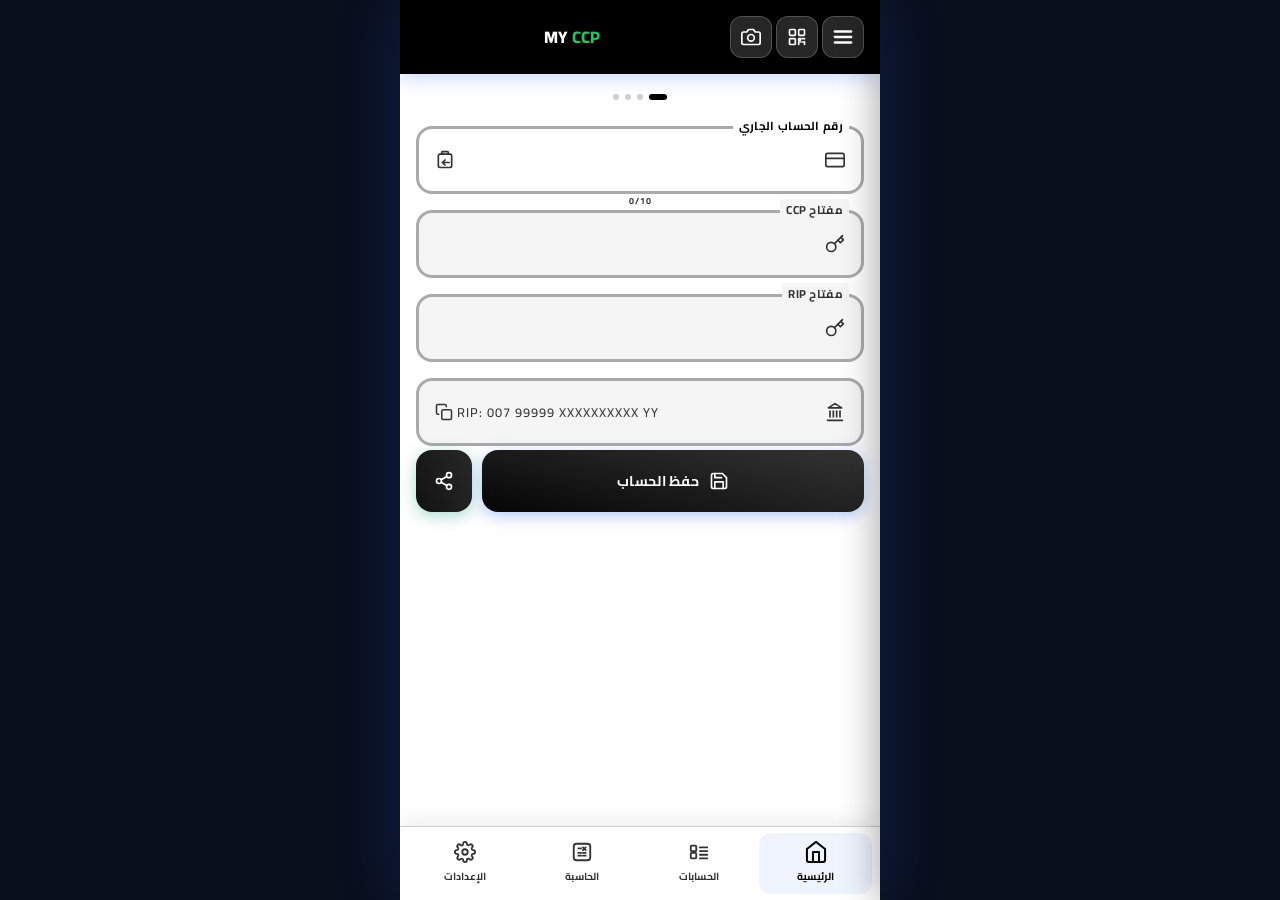
<file: index.html>
<!DOCTYPE html>
<html lang="ar" dir="rtl">
<head>
  <meta charset="UTF-8"/>
  <meta name="viewport" content="width=device-width, initial-scale=1.0, maximum-scale=1.0, user-scalable=no"/>
  <title>MY CCP</title>
  <meta name="description" content="تحويل CCP إلى RIP بسهولة"/>
  <meta name="theme-color" content="#1e3a8a"/>
  <link rel="manifest" href="manifest.json"/>
  <link rel="icon" type="image/x-icon" href="favicon.ico"/>
  <link rel="icon" type="image/png" sizes="192x192" href="icons/icon-192.png"/>
  <link rel="apple-touch-icon" href="icons/icon-192.png"/>
  <link rel="preconnect" href="https://fonts.googleapis.com"/>
  <link rel="preconnect" href="https://fonts.gstatic.com" crossorigin/>
  <link href="https://fonts.googleapis.com/css2?family=Cairo:wght@400;500;600;700;800&display=swap" rel="stylesheet"/>
  <link rel="stylesheet" href="css/main.css"/>
</head>
<body>
<div id="app-wrapper">
<div id="app">

  <header class="header">
    <div class="header-title"><span style="color:#ffffff;">MY </span><span style="color:#22c55e;">CCP</span></div>
    <div class="header-icons">
      <!-- OCR Camera Button -->
      <button class="header-btn" id="ocrBtn" onclick="openOCRScanner()" aria-label="OCR camera" title="قراءة شيك CCP بالكاميرا">
        <svg width="20" height="20" viewBox="0 0 24 24" fill="none" stroke="currentColor" stroke-width="2" stroke-linecap="round" stroke-linejoin="round">
          <path d="M23 19a2 2 0 0 1-2 2H3a2 2 0 0 1-2-2V8a2 2 0 0 1 2-2h4l2-3h6l2 3h4a2 2 0 0 1 2 2z"/>
          <circle cx="12" cy="13" r="4"/>
        </svg>
      </button>
      <!-- QR Code Button -->
      <button class="header-btn" id="qrBtn" onclick="openQRScanner()" aria-label="QR scanner" title="مسح QR Code">
        <svg width="20" height="20" viewBox="0 0 24 24" fill="none" stroke="currentColor" stroke-width="2" stroke-linecap="round" stroke-linejoin="round">
          <rect x="3" y="3" width="7" height="7" rx="1"/><rect x="14" y="3" width="7" height="7" rx="1"/>
          <rect x="3" y="14" width="7" height="7" rx="1"/>
          <path d="M14 14h2v2h-2z"/><path d="M18 14h3"/><path d="M14 18h2"/><path d="M18 18h3"/><path d="M14 21v-3"/><path d="M21 18v3"/>
        </svg>
      </button>
      <button class="header-btn" id="menuBtn" onclick="openSidebar()" aria-label="menu">
        <svg width="22" height="22" viewBox="0 0 24 24" fill="none" stroke="currentColor" stroke-width="2.5" stroke-linecap="round" stroke-linejoin="round">
          <line x1="3" y1="6" x2="21" y2="6"/><line x1="3" y1="12" x2="21" y2="12"/><line x1="3" y1="18" x2="21" y2="18"/>
        </svg>
      </button>
    </div>
  </header>

  <main class="main-content">
    <div class="animate-in" style="display:flex;flex-direction:column;gap:0;">

      <!-- Step dots -->
      <div class="step-dots" id="stepDots">
        <div class="step-dot active" id="dot1"></div>
        <div class="step-dot" id="dot2"></div>
        <div class="step-dot" id="dot3"></div>
        <div class="step-dot" id="dot4"></div>
      </div>

      <!-- Account Number -->
      <div class="input-group" id="groupCCP" style="margin-top:16px;">
        <span class="input-label" data-i18n="account_number">رقم الحساب الجاري</span>
        <span class="input-icon">
          <svg width="20" height="20" viewBox="0 0 24 24" fill="none" stroke="currentColor" stroke-width="2" stroke-linecap="round" stroke-linejoin="round">
            <rect x="1" y="4" width="22" height="16" rx="2" ry="2"/><line x1="1" y1="10" x2="23" y2="10"/>
          </svg>
        </span>
        <input type="tel" id="ccpInput" inputmode="numeric" maxlength="10" autocomplete="off"/>
        <span class="digit-counter" id="digitCounter">0/10</span>
        <!-- Paste button -->
        <span class="input-icon" id="pasteAccBtn" onclick="pasteAccountNumber()" style="cursor:pointer;" title="لصق رقم الحساب">
          <svg width="20" height="20" viewBox="0 0 24 24" fill="none" stroke="currentColor" stroke-width="2" stroke-linecap="round" stroke-linejoin="round">
            <path d="M9 2h6a1 1 0 0 1 1 1v2H8V3a1 1 0 0 1 1-1z"/>
            <path d="M8 5H6a2 2 0 0 0-2 2v12a2 2 0 0 0 2 2h12a2 2 0 0 0 2-2V7a2 2 0 0 0-2-2h-2"/>
            <line x1="8" y1="5" x2="10" y2="5"/>
            <path d="M12 12l-3 3 3 3"/>
            <line x1="9" y1="15" x2="17" y2="15"/>
          </svg>
        </span>
        <!-- Right icon: copy account number -->
        <span class="input-icon" id="copyAccBtn" onclick="copyAccountNumber()" style="cursor:pointer;display:none;" title="نسخ رقم الحساب">
          <svg width="18" height="18" viewBox="0 0 24 24" fill="none" stroke="currentColor" stroke-width="2" stroke-linecap="round" stroke-linejoin="round">
            <rect x="9" y="9" width="13" height="13" rx="2"/><path d="M5 15H4a2 2 0 0 1-2-2V4a2 2 0 0 1 2-2h9a2 2 0 0 1 2 2v1"/>
          </svg>
        </span>
      </div>

      <!-- CCP Key -->
      <div class="input-group readonly">
        <span class="input-label" data-i18n="ccp_key">مفتاح CCP</span>
        <span class="input-icon">
          <svg width="20" height="20" viewBox="0 0 24 24" fill="none" stroke="currentColor" stroke-width="2" stroke-linecap="round" stroke-linejoin="round">
            <circle cx="7.5" cy="15.5" r="5.5"/><path d="M21 2l-9.6 9.6"/><path d="M15.5 7.5l3 3L22 7l-3-3"/>
          </svg>
        </span>
        <input type="text" id="ccpKeyInput" inputmode="numeric" readonly/>
        <span id="ccpKeyBadge" style="display:none;"></span>
      </div>

      <!-- RIP Key -->
      <div class="input-group readonly">
        <span class="input-label" data-i18n="rip_key">مفتاح RIP</span>
        <span class="input-icon">
          <svg width="20" height="20" viewBox="0 0 24 24" fill="none" stroke="currentColor" stroke-width="2" stroke-linecap="round" stroke-linejoin="round">
            <circle cx="7.5" cy="15.5" r="5.5"/><path d="M21 2l-9.6 9.6"/><path d="M15.5 7.5l3 3L22 7l-3-3"/>
          </svg>
        </span>
        <input type="text" id="ripKeyInput" inputmode="numeric" readonly/>
        <span id="ripKeyBadge" style="display:none;"></span>
      </div>

      <!-- RIP Result -->
      <div class="input-group readonly result-box" id="ripResultBox" onclick="copyRip()" style="cursor:pointer;">
        <span class="input-icon">
          <!-- Bank / Landmark icon for RIP (Algérie Poste) -->
          <svg width="20" height="20" viewBox="0 0 24 24" fill="none" stroke="currentColor" stroke-width="2" stroke-linecap="round" stroke-linejoin="round">
            <line x1="3" y1="22" x2="21" y2="22"/>
            <line x1="6" y1="18" x2="6" y2="11"/>
            <line x1="10" y1="18" x2="10" y2="11"/>
            <line x1="14" y1="18" x2="14" y2="11"/>
            <line x1="18" y1="18" x2="18" y2="11"/>
            <polygon points="12 2 20 7 4 7"/>
          </svg>
        </span>
        <span class="result-text" id="ripResult" data-i18n="rip_result" style="text-align:start;">RIP: 007 99999 XXXXXXXXXX YY</span>
        <span class="input-icon" style="margin-inline-start:4px;">
          <svg width="18" height="18" viewBox="0 0 24 24" fill="none" stroke="currentColor" stroke-width="2" stroke-linecap="round" stroke-linejoin="round">
            <rect x="9" y="9" width="13" height="13" rx="2"/><path d="M5 15H4a2 2 0 0 1-2-2V4a2 2 0 0 1 2-2h9a2 2 0 0 1 2 2v1"/>
          </svg>
        </span>
      </div>

      <!-- Action Buttons -->
      <div style="display:flex;gap:10px;margin-top:4px;">
        <button class="btn btn-primary" onclick="openSaveModal()" style="flex:1;">
          <svg width="20" height="20" viewBox="0 0 24 24" fill="none" stroke="currentColor" stroke-width="2" stroke-linecap="round" stroke-linejoin="round">
            <path d="M19 21H5a2 2 0 0 1-2-2V5a2 2 0 0 1 2-2h11l5 5v11a2 2 0 0 1-2 2z"/><polyline points="17 21 17 13 7 13 7 21"/><polyline points="7 3 7 8 15 8"/>
          </svg>
          <span data-i18n="save_account">حفظ الحساب</span>
        </button>
        <button class="btn btn-success" id="shareBtn" onclick="doShare()" style="flex:0 0 56px;margin-bottom:0;" aria-label="share">
          <svg width="20" height="20" viewBox="0 0 24 24" fill="none" stroke="currentColor" stroke-width="2" stroke-linecap="round" stroke-linejoin="round">
            <circle cx="18" cy="5" r="3"/><circle cx="6" cy="12" r="3"/><circle cx="18" cy="19" r="3"/>
            <line x1="8.59" y1="13.51" x2="15.42" y2="17.49"/><line x1="15.41" y1="6.51" x2="8.59" y2="10.49"/>
          </svg>
        </button>
      </div>

    </div>
  </main>

  <!-- BOTTOM NAV: Home + Accounts + Calculator + Settings -->
  <nav class="bottom-nav">
    <button class="nav-item active" onclick="navigateTo('index.html')">
      <svg width="22" height="22" viewBox="0 0 24 24" fill="none" stroke="currentColor" stroke-width="2" stroke-linecap="round" stroke-linejoin="round"><path d="M3 9l9-7 9 7v11a2 2 0 0 1-2 2H5a2 2 0 0 1-2-2z"/><polyline points="9 22 9 12 15 12 15 22"/></svg>
      <span data-i18n="home">الرئيسية</span>
    </button>
    <button class="nav-item" onclick="navigateTo('pages/accounts.html')">
      <svg width="22" height="22" viewBox="0 0 24 24" fill="none" stroke="currentColor" stroke-width="2" stroke-linecap="round" stroke-linejoin="round"><rect x="3" y="5" width="6" height="6" rx="1"/><rect x="3" y="13" width="6" height="6" rx="1"/><line x1="13" y1="7" x2="21" y2="7"/><line x1="13" y1="11" x2="21" y2="11"/><line x1="13" y1="15" x2="21" y2="15"/><line x1="13" y1="19" x2="21" y2="19"/></svg>
      <span data-i18n="accounts">الحسابات</span>
    </button>
    <button class="nav-item" onclick="navigateTo('pages/fees.html')">
      <svg width="22" height="22" viewBox="0 0 24 24" fill="none" stroke="currentColor" stroke-width="2" stroke-linecap="round" stroke-linejoin="round"><rect x="3" y="3" width="18" height="18" rx="3"/><line x1="8" y1="8" x2="11" y2="8"/><line x1="13" y1="7" x2="16" y2="10"/><line x1="13" y1="10" x2="16" y2="7"/><line x1="8" y1="13" x2="11" y2="13"/><line x1="8" y1="16" x2="11" y2="16"/><line x1="13" y1="13" x2="16" y2="13"/><line x1="13" y1="16" x2="16" y2="16"/></svg>
      <span data-i18n="nav_calculator">الحاسبة</span>
    </button>
    <button class="nav-item" onclick="navigateTo('pages/settings.html')">
      <svg width="22" height="22" viewBox="0 0 24 24" fill="none" stroke="currentColor" stroke-width="2" stroke-linecap="round" stroke-linejoin="round"><circle cx="12" cy="12" r="3"/><path d="M19.4 15a1.65 1.65 0 0 0 .33 1.82l.06.06a2 2 0 0 1-2.83 2.83l-.06-.06a1.65 1.65 0 0 0-1.82-.33 1.65 1.65 0 0 0-1 1.51V21a2 2 0 0 1-4 0v-.09A1.65 1.65 0 0 0 9 19.4a1.65 1.65 0 0 0-1.82.33l-.06.06a2 2 0 0 1-2.83-2.83l-.06-.06A1.65 1.65 0 0 0 4.68 15a1.65 1.65 0 0 0-1.51-1H3a2 2 0 0 1 0-4h.09A1.65 1.65 0 0 0 4.6 9a1.65 1.65 0 0 0-.33-1.82l-.06-.06a2 2 0 0 1 2.83-2.83l.06.06A1.65 1.65 0 0 0 9 4.68a1.65 1.65 0 0 0 1-1.51V3a2 2 0 0 1 4 0v.09a1.65 1.65 0 0 0 1 1.51 1.65 1.65 0 0 0 1.82-.33l.06-.06a2 2 0 0 1 2.83 2.83l-.06.06A1.65 1.65 0 0 0 19.4 9a1.65 1.65 0 0 0 1.51 1H21a2 2 0 0 1 0 4h-.09a1.65 1.65 0 0 0-1.51 1z"/></svg>
      <span data-i18n="nav_settings">الإعدادات</span>
    </button>
  </nav>

</div><!-- end #app -->
<!-- SIDEBAR OVERLAY — inside wrapper so it stays within the 480px column -->
<div class="sidebar-overlay" id="sidebarOverlay" onclick="closeSidebar()"></div>
<aside class="sidebar" id="sidebar">
  <div class="sidebar-header">
    <img src="icons/icon-192.png" alt="MY CCP" class="sidebar-logo"/>
    <div class="sidebar-app-name">MY CCP</div>
  </div>
  <div class="sidebar-menu">
    <button class="sidebar-item" onclick="navigateTo('pages/history.html')">
      <svg width="20" height="20" viewBox="0 0 24 24" fill="none" stroke="currentColor" stroke-width="2" stroke-linecap="round" stroke-linejoin="round"><polyline points="1 4 1 10 7 10"/><path d="M3.51 15a9 9 0 1 0 .49-4.95"/></svg>
      <span data-i18n="sidebar_history">السجل</span>
    </button>
    <button class="sidebar-item" onclick="navigateTo('pages/favorites.html')">
      <svg width="20" height="20" viewBox="0 0 24 24" fill="none" stroke="currentColor" stroke-width="2" stroke-linecap="round" stroke-linejoin="round">
        <polygon points="12 2 15.09 8.26 22 9.27 17 14.14 18.18 21.02 12 17.77 5.82 21.02 7 14.14 2 9.27 8.91 8.26 12 2"/>
      </svg>
      <span data-i18n="sidebar_favorites">المفضلة</span>
    </button>
    <div class="sidebar-divider"></div>
    <button class="sidebar-item" onclick="rateApp()">
      <svg width="20" height="20" viewBox="0 0 24 24" fill="none" stroke="currentColor" stroke-width="2" stroke-linecap="round" stroke-linejoin="round">
        <polygon points="12 2 15.09 8.26 22 9.27 17 14.14 18.18 21.02 12 17.77 5.82 21.02 7 14.14 2 9.27 8.91 8.26 12 2"/>
      </svg>
      <span data-i18n="rate_app">تقييم التطبيق</span>
    </button>
    <button class="sidebar-item" onclick="shareApp()">
      <svg width="20" height="20" viewBox="0 0 24 24" fill="none" stroke="currentColor" stroke-width="2" stroke-linecap="round" stroke-linejoin="round">
        <circle cx="18" cy="5" r="3"/><circle cx="6" cy="12" r="3"/><circle cx="18" cy="19" r="3"/>
        <line x1="8.59" y1="13.51" x2="15.42" y2="17.49"/><line x1="15.41" y1="6.51" x2="8.59" y2="10.49"/>
      </svg>
      <span data-i18n="share_app">مشاركة التطبيق</span>
    </button>
    <button class="sidebar-item" onclick="contactUs()">
      <svg width="20" height="20" viewBox="0 0 24 24" fill="none" stroke="currentColor" stroke-width="2" stroke-linecap="round" stroke-linejoin="round">
        <path d="M4 4h16c1.1 0 2 .9 2 2v12c0 1.1-.9 2-2 2H4c-1.1 0-2-.9-2-2V6c0-1.1.9-2 2-2z"/>
        <polyline points="22,6 12,13 2,6"/>
      </svg>
      <span data-i18n="contact_us">اتصل بنا</span>
    </button>
    <button class="sidebar-item" onclick="navigateTo('pages/about.html')">
      <svg width="20" height="20" viewBox="0 0 24 24" fill="none" stroke="currentColor" stroke-width="2" stroke-linecap="round" stroke-linejoin="round"><circle cx="12" cy="12" r="10"/><line x1="12" y1="8" x2="12" y2="12"/><line x1="12" y1="16" x2="12.01" y2="16"/></svg>
      <span data-i18n="about">حول التطبيق</span>
    </button>
    <button class="sidebar-item" onclick="navigateTo('pages/faq.html')">
      <svg width="20" height="20" viewBox="0 0 24 24" fill="none" stroke="currentColor" stroke-width="2" stroke-linecap="round" stroke-linejoin="round"><circle cx="12" cy="12" r="10"/><path d="M9.09 9a3 3 0 0 1 5.83 1c0 2-3 3-3 3"/><line x1="12" y1="17" x2="12.01" y2="17"/></svg>
      <span data-i18n="faq">الأسئلة الشائعة</span>
    </button>
    <button class="sidebar-item" onclick="navigateTo('pages/privacy.html')">
      <svg width="20" height="20" viewBox="0 0 24 24" fill="none" stroke="currentColor" stroke-width="2" stroke-linecap="round" stroke-linejoin="round"><path d="M12 22s8-4 8-10V5l-8-3-8 3v7c0 6 8 10 8 10z"/></svg>
      <span data-i18n="privacy">سياسة الخصوصية</span>
    </button>
  </div>
</aside>

</div><!-- end #app-wrapper -->

<!-- SAVE MODAL -->
<div class="modal-overlay" id="saveModal">
  <div class="modal">
    <div class="modal-handle"></div>
    <div class="modal-title" data-i18n="save_account">حفظ الحساب</div>
    <div class="input-group">
      <span class="input-label" data-i18n="name_label">الاسم</span>
      <span class="input-icon">
        <svg width="20" height="20" viewBox="0 0 24 24" fill="none" stroke="currentColor" stroke-width="2" stroke-linecap="round" stroke-linejoin="round"><path d="M20 21v-2a4 4 0 0 0-4-4H8a4 4 0 0 0-4 4v2"/><circle cx="12" cy="7" r="4"/></svg>
      </span>
      <input type="text" id="nameInput" data-i18n-ph="name_placeholder" placeholder="اللقب و الإسم"/>
    </div>
    <div class="modal-actions">
      <button class="btn btn-outline" onclick="closeSaveModal()" style="flex:1;">
        <span data-i18n="cancel">إلغاء</span>
      </button>
      <button class="btn btn-success" onclick="doSaveAccount()" style="flex:1;">
        <svg width="18" height="18" viewBox="0 0 24 24" fill="none" stroke="currentColor" stroke-width="2" stroke-linecap="round" stroke-linejoin="round"><path d="M19 21H5a2 2 0 0 1-2-2V5a2 2 0 0 1 2-2h11l5 5v11a2 2 0 0 1-2 2z"/><polyline points="17 21 17 13 7 13 7 21"/><polyline points="7 3 7 8 15 8"/></svg>
        <span data-i18n="save_account">حفظ</span>
      </button>
    </div>
  </div>
</div>


<div id="toast" class="toast"></div>

<style>
/* Bottom nav with only 2 items - evenly spaced */
.bottom-nav .nav-item { flex:1; max-width:25%; }
</style>

<script src="js/i18n.js"></script>
<script src="js/app.js"></script>
<script>
  // ===== HOME PAGE LOGIC =====
  const ccpInput    = document.getElementById('ccpInput');
  const ccpKeyInput = document.getElementById('ccpKeyInput');
  const ripKeyInput = document.getElementById('ripKeyInput');
  const ripResult   = document.getElementById('ripResult');
  const digitCounter = document.getElementById('digitCounter');
  const copyAccBtn   = document.getElementById('copyAccBtn');
  const ccpKeyBadge  = document.getElementById('ccpKeyBadge');
  const ripKeyBadge  = document.getElementById('ripKeyBadge');
  const ccpKeyVal    = null; // removed
  const ripKeyVal    = null; // removed
  const ripResultBox = document.getElementById('ripResultBox');

  let currentRIP = '';

  function getHistoryArr() {
    try { return JSON.parse(localStorage.getItem('ripHistory') || '[]'); } catch { return []; }
  }
  function addToHistory(entry) {
    // Check if user has disabled history saving
    if (localStorage.getItem('allowHistory') === 'false') return;
    const h = getHistoryArr();
    if (h.length > 0 && h[0].ccp === entry.ccp) return;
    h.unshift(entry);
    if (h.length > 100) h.pop();
    localStorage.setItem('ripHistory', JSON.stringify(h));
  }

  ccpInput.addEventListener('input', () => {
    let val = ccpInput.value.replace(/\D/g, '').slice(0, 10);
    ccpInput.value = val;
    const len = val.length;
    digitCounter.textContent = len + '/10';
    digitCounter.classList.toggle('full', len === 10);
    digitCounter.classList.toggle('warn', len > 0 && len < 10);
    copyAccBtn.style.display = len > 0 ? 'flex' : 'none';
    updateStepDots(len);

    if (len > 0) {
      const paddedVal = val.padEnd(10, '0');
      const ck = calcCCPKey(paddedVal);
      const rk = calcRIPKey(paddedVal);
      ccpKeyInput.value = ck; ripKeyInput.value = rk;
      // ccpKeyVal / ripKeyVal badges removed
      if (len === 10) {
        const rip = buildRIP(val, rk);
        currentRIP = rip;
        ripResult.textContent = 'RIP: ' + formatRIPDisplay(rip);
        ripResult.classList.add('has-value');
        ripResultBox.classList.add('has-rip');
        addToHistory({ ccp: val, ccpKey: ck, ripKey: rk, rip: rip, date: new Date().toLocaleString('fr-DZ') });
      } else {
        currentRIP = '';
        const rip = buildRIP(paddedVal, rk);
        ripResult.textContent = 'RIP: ' + formatRIPDisplay(rip);
        ripResult.classList.add('has-value');
        ripResultBox.classList.remove('has-rip');
      }
    } else {
      // badges removed
      ccpKeyInput.value = ''; ripKeyInput.value = '';
      currentRIP = '';
      ripResult.textContent = t('rip_result');
      ripResult.classList.remove('has-value');
      ripResultBox.classList.remove('has-rip');
      copyAccBtn.style.display = 'none';
    }
  });

  function updateStepDots(len) {
    const dots = ['dot1','dot2','dot3','dot4'].map(id => document.getElementById(id));
    const step = len === 0 ? 0 : len <= 3 ? 1 : len <= 6 ? 2 : len <= 9 ? 3 : 4;
    dots.forEach((d, i) => d.classList.toggle('active', i < step));
  }

  function copyAccountNumber() {
    const val = ccpInput.value;
    if (val) { copyText(val); }
  }

  async function pasteAccountNumber() {
    try {
      const text = await navigator.clipboard.readText();
      const digits = text.replace(/\D/g, '').slice(0, 10);
      if (digits) {
        ccpInput.value = digits;
        ccpInput.dispatchEvent(new Event('input'));
      }
    } catch {
      showToast('تعذّر الوصول إلى الحافظة');
    }
  }

  function copyRip() {
    if (currentRIP) {
      copyText(currentRIP);
      ripResultBox.style.transform = 'scale(0.97)';
      setTimeout(() => ripResultBox.style.transform = '', 150);
    }
  }

  function doShare() {
    if (!currentRIP) { showToast(t('fill_fields')); return; }
    shareText(formatRIPDisplay(currentRIP), 'RIP - MY CCP');
  }

  function openSaveModal() {
    if (!currentRIP) { showToast(t('fill_fields')); return; }
    document.getElementById('saveModal').classList.add('open');
    document.getElementById('nameInput').focus();
  }
  function closeSaveModal() { document.getElementById('saveModal').classList.remove('open'); }

  function resetHomePage() {
    // Clear CCP input and trigger full reset
    ccpInput.value = '';
    ccpInput.dispatchEvent(new Event('input'));
    // Scroll back to top — try every scroll container
    const mc = document.querySelector('.main-content');
    if (mc) { mc.scrollTop = 0; }
    window.scrollTo(0, 0);
    document.body.scrollTop = 0;
    document.documentElement.scrollTop = 0;
    // Make sure the app wrapper is visible and not shifted
    const appEl = document.getElementById('app');
    if (appEl) appEl.style.transform = '';
    // Focus CCP input so the page snaps back
    setTimeout(() => { ccpInput.focus(); ccpInput.blur(); }, 100);
  }

  function doSaveAccount() {
    const name = document.getElementById('nameInput').value.trim();
    if (!name) { showToast(t('fill_fields')); return; }
    // Check for duplicate RIP
    const existing = getAccounts();
    const isDuplicate = existing.some(a => a.rip === currentRIP);
    if (isDuplicate) {
      showToast(t('rip_already_saved'));
      return;
    }
    const ccp = ccpInput.value;
    addAccount({ name, ccp, ccpKey: ccpKeyInput.value, ripKey: ripKeyInput.value, rip: currentRIP });
    showToast(t('saved'));
    closeSaveModal();
    document.getElementById('nameInput').value = '';
    // Reset all fields and scroll to top
    resetHomePage();
  }

  document.getElementById('saveModal').addEventListener('click', function(e) { if(e.target===this) closeSaveModal(); });

  // ===== SIDEBAR ACTIONS =====
  function rateApp() {
    closeSidebar();
    showToast(t('coming_soon') || 'قريباً على Google Play!');
  }

  function shareApp() {
    closeSidebar();
    const text = t('share_app_text') || 'تطبيق MY CCP - حوّل رقم حسابك البريدي CCP إلى RIP بسهولة!\nhttps://myccp.app';
    shareText(text, 'MY CCP');
  }

  function contactUs() {
    closeSidebar();
    window.location.href = 'mailto:myccp.app@gmail.com?subject=استفسار - MY CCP';
  }

  // ===== PWA =====
  if ('serviceWorker' in navigator) {
    navigator.serviceWorker.register('./sw.js').then(reg => reg.update()).catch(() => {});
  }
  let deferredPrompt = null;
  window.addEventListener('beforeinstallprompt', e => { e.preventDefault(); deferredPrompt = e; showInstallBanner(); });
  function showInstallBanner() {
    if (window.matchMedia('(display-mode: standalone)').matches) return;
    const dismissed = localStorage.getItem('pwa-banner-dismissed');
    if (dismissed && Date.now() - parseInt(dismissed) < 7*24*60*60*1000) return;
    const banner = document.getElementById('installBanner');
    if (banner) banner.style.display = 'flex';
  }
  function installPWA() {
    if (!deferredPrompt) return;
    deferredPrompt.prompt();
    deferredPrompt.userChoice.then(choice => { if(choice.outcome==='accepted') hideInstallBanner(); deferredPrompt=null; });
  }
  function hideInstallBanner() {
    const banner = document.getElementById('installBanner');
    if (banner) banner.style.display = 'none';
    localStorage.setItem('pwa-banner-dismissed', Date.now().toString());
  }
  window.addEventListener('appinstalled', () => { hideInstallBanner(); deferredPrompt=null; });
</script>

<!-- QR SCANNER MODAL -->
<div class="modal-overlay" id="qrScanModal" style="z-index:3000;">
  <div class="modal" style="padding:0;overflow:hidden;border-radius:20px;max-width:360px;width:92%;">
    <div style="background:var(--header-bg);padding:16px 20px;display:flex;align-items:center;justify-content:space-between;">
      <div style="display:flex;align-items:center;gap:10px;">
        <svg width="20" height="20" viewBox="0 0 24 24" fill="none" stroke="#fff" stroke-width="2" stroke-linecap="round" stroke-linejoin="round">
          <rect x="3" y="3" width="7" height="7" rx="1"/><rect x="14" y="3" width="7" height="7" rx="1"/>
          <rect x="3" y="14" width="7" height="7" rx="1"/>
          <path d="M14 14h2v2h-2z"/><path d="M18 14h3"/><path d="M14 18h2"/><path d="M18 18h3"/><path d="M14 21v-3"/><path d="M21 18v3"/>
        </svg>
        <span style="color:#fff;font-weight:700;font-size:1rem;" data-i18n="qr_scan_title">مسح QR Code</span>
      </div>
      <button onclick="closeQRScanner()" style="background:rgba(255,255,255,0.2);border:none;border-radius:8px;width:32px;height:32px;display:flex;align-items:center;justify-content:center;color:#fff;cursor:pointer;font-size:18px;">×</button>
    </div>
    <div style="position:relative;background:#000;aspect-ratio:1;width:100%;">
      <video id="qrVideo" autoplay playsinline muted style="width:100%;height:100%;object-fit:cover;display:block;"></video>
      <!-- Scan frame overlay -->
      <div style="position:absolute;inset:0;display:flex;align-items:center;justify-content:center;pointer-events:none;">
        <div style="width:200px;height:200px;position:relative;">
          <div style="position:absolute;top:0;left:0;width:30px;height:30px;border-top:3px solid #22c55e;border-left:3px solid #22c55e;border-radius:4px 0 0 0;"></div>
          <div style="position:absolute;top:0;right:0;width:30px;height:30px;border-top:3px solid #22c55e;border-right:3px solid #22c55e;border-radius:0 4px 0 0;"></div>
          <div style="position:absolute;bottom:0;left:0;width:30px;height:30px;border-bottom:3px solid #22c55e;border-left:3px solid #22c55e;border-radius:0 0 0 4px;"></div>
          <div style="position:absolute;bottom:0;right:0;width:30px;height:30px;border-bottom:3px solid #22c55e;border-right:3px solid #22c55e;border-radius:0 0 4px 0;"></div>
          <div id="qrScanLine" style="position:absolute;top:0;left:0;right:0;height:2px;background:linear-gradient(90deg,transparent,#22c55e,transparent);animation:scanLine 2s linear infinite;"></div>
        </div>
      </div>
      <div id="qrScanStatus" style="position:absolute;bottom:12px;left:0;right:0;text-align:center;color:#fff;font-size:0.8rem;opacity:0.8;padding:0 12px;" data-i18n="qr_aim">ضع الـ QR Code أمام الكاميرا</div>
    </div>
    <div style="padding:16px;">
      <div id="qrResultArea" style="display:none;background:var(--bg2);border-radius:12px;padding:12px;margin-bottom:12px;">
        <div style="font-size:0.75rem;color:var(--text2);margin-bottom:6px;" data-i18n="qr_detected_result">النتيجة المُكتشفة:</div>
        <div id="qrResultText" style="font-size:0.85rem;color:var(--text);font-weight:600;word-break:break-all;direction:ltr;"></div>
      </div>
      <button class="btn btn-primary" onclick="closeQRScanner()" style="width:100%;" data-i18n="close">إغلاق</button>
    </div>
  </div>
</div>

<!-- OCR SCANNER MODAL — fullscreen landscape -->
<div class="modal-overlay" id="ocrScanModal" style="z-index:3000;padding:0;align-items:stretch;justify-content:stretch;background:transparent;backdrop-filter:none;">
  <div id="ocrLandscapeWrap" style="width:100%;height:100%;display:flex;flex-direction:column;background:#000;position:relative;">
    <!-- Top bar -->
    <div style="position:absolute;top:0;left:0;right:0;z-index:10;background:linear-gradient(to bottom,rgba(0,0,0,0.7),transparent);padding:12px 16px;display:flex;align-items:center;justify-content:space-between;">
      <div style="display:flex;align-items:center;gap:10px;">
        <svg width="20" height="20" viewBox="0 0 24 24" fill="none" stroke="#fff" stroke-width="2" stroke-linecap="round" stroke-linejoin="round">
          <path d="M23 19a2 2 0 0 1-2 2H3a2 2 0 0 1-2-2V8a2 2 0 0 1 2-2h4l2-3h6l2 3h4a2 2 0 0 1 2 2z"/>
          <circle cx="12" cy="13" r="4"/>
        </svg>
        <span style="color:#fff;font-weight:700;font-size:1rem;" data-i18n="ocr_scan_title">قراءة شيك CCP</span>
      </div>
      <button onclick="closeOCRScanner()" style="background:rgba(255,255,255,0.2);border:none;border-radius:8px;width:36px;height:36px;display:flex;align-items:center;justify-content:center;color:#fff;cursor:pointer;font-size:20px;">×</button>
    </div>

    <!-- Camera — fills entire screen -->
    <video id="ocrVideo" autoplay playsinline muted style="width:100%;height:100%;object-fit:cover;display:block;position:absolute;inset:0;"></video>

    <!-- Guide frame: landscape cheque ratio ~16:7 -->
    <div style="position:absolute;inset:0;display:flex;align-items:center;justify-content:center;pointer-events:none;">
      <div id="ocrGuideFrame" style="width:88vw;max-width:560px;height:38vw;max-height:240px;border:2px solid rgba(34,197,94,0.9);border-radius:12px;position:relative;box-shadow:0 0 0 2000px rgba(0,0,0,0.42);">
        <div style="position:absolute;top:-2px;left:-2px;width:22px;height:22px;border-top:3px solid #22c55e;border-left:3px solid #22c55e;border-radius:4px 0 0 0;"></div>
        <div style="position:absolute;top:-2px;right:-2px;width:22px;height:22px;border-top:3px solid #22c55e;border-right:3px solid #22c55e;border-radius:0 4px 0 0;"></div>
        <div style="position:absolute;bottom:-2px;left:-2px;width:22px;height:22px;border-bottom:3px solid #22c55e;border-left:3px solid #22c55e;border-radius:0 0 0 4px;"></div>
        <div style="position:absolute;bottom:-2px;right:-2px;width:22px;height:22px;border-bottom:3px solid #22c55e;border-right:3px solid #22c55e;border-radius:0 0 4px 0;"></div>
        <div id="ocrScanLine2" style="position:absolute;top:0;left:0;right:0;height:2px;background:linear-gradient(90deg,transparent,#22c55e,transparent);animation:scanLine 2.5s linear infinite;"></div>
        <div style="position:absolute;bottom:7px;left:0;right:0;text-align:center;color:rgba(255,255,255,0.8);font-size:0.72rem;font-weight:600;letter-spacing:0.5px;" data-i18n="ocr_place_cheque">ضع الشيك بالكامل داخل الإطار</div>
      </div>
    </div>

    

    <!-- Status bar -->
    <div id="ocrStatus" style="position:absolute;bottom:80px;left:0;right:0;text-align:center;color:#fff;font-size:0.78rem;opacity:0.9;padding:4px 12px;" data-i18n="ocr_aim">وجّه الكاميرا نحو الشيك</div>

    <!-- Capture button at bottom -->
    <div style="position:absolute;bottom:16px;left:0;right:0;display:flex;gap:12px;align-items:center;justify-content:center;">
      <button onclick="captureOCRFrame()" style="width:64px;height:64px;border-radius:50%;background:var(--accent);border:4px solid rgba(255,255,255,0.3);display:flex;align-items:center;justify-content:center;cursor:pointer;box-shadow:0 4px 20px rgba(37,99,235,0.5);transition:transform 0.15s;"
        onmousedown="this.style.transform='scale(0.9)'" onmouseup="this.style.transform='scale(1)'">
        <svg width="26" height="26" viewBox="0 0 24 24" fill="none" stroke="#fff" stroke-width="2" stroke-linecap="round" stroke-linejoin="round">
          <path d="M23 19a2 2 0 0 1-2 2H3a2 2 0 0 1-2-2V8a2 2 0 0 1 2-2h4l2-3h6l2 3h4a2 2 0 0 1 2 2z"/>
          <circle cx="12" cy="13" r="4"/>
        </svg>
      </button>
    </div>

    <!-- OCR Result overlay -->
    <div id="ocrResultArea" style="display:none;position:absolute;inset:0;background:rgba(0,0,0,0.88);z-index:20;overflow-y:auto;padding:20px 16px;">
      <div style="font-size:0.8rem;color:rgba(255,255,255,0.7);margin-bottom:12px;font-weight:600;text-align:center;" data-i18n="ocr_detected_title">البيانات المُكتشفة من الشيك:</div>
      <div style="display:grid;grid-template-columns:1fr 1fr;gap:8px;margin-bottom:14px;max-width:400px;margin-inline:auto;">
        <div style="background:rgba(255,255,255,0.08);border-radius:10px;padding:10px 12px;">
          <div style="font-size:0.65rem;color:rgba(255,255,255,0.5);margin-bottom:4px;" data-i18n="ocr_field_ccp_num">رقم حساب CCP</div>
          <div id="ocrFieldCCP" style="font-size:1rem;font-weight:800;color:#93c5fd;direction:ltr;letter-spacing:1.5px;">—</div>
        </div>
        <div style="background:rgba(255,255,255,0.08);border-radius:10px;padding:10px 12px;">
          <div style="font-size:0.65rem;color:rgba(255,255,255,0.5);margin-bottom:4px;" data-i18n="ocr_field_ccp_key">مفتاح CCP</div>
          <div id="ocrFieldCCPKey" style="font-size:1rem;font-weight:800;color:#93c5fd;direction:ltr;letter-spacing:1.5px;">—</div>
        </div>
        <div style="background:rgba(255,255,255,0.08);border-radius:10px;padding:10px 12px;">
          <div style="font-size:0.65rem;color:rgba(255,255,255,0.5);margin-bottom:4px;" data-i18n="ocr_field_rip_num">رقم RIP</div>
          <div id="ocrFieldRIP" style="font-size:0.78rem;font-weight:800;color:#fcd34d;direction:ltr;letter-spacing:1px;word-break:break-all;">—</div>
        </div>
        <div style="background:rgba(255,255,255,0.08);border-radius:10px;padding:10px 12px;">
          <div style="font-size:0.65rem;color:rgba(255,255,255,0.5);margin-bottom:4px;" data-i18n="ocr_field_rip_key">مفتاح RIP</div>
          <div id="ocrFieldRIPKey" style="font-size:1rem;font-weight:800;color:#fcd34d;direction:ltr;letter-spacing:1.5px;">—</div>
        </div>
      </div>
      <div style="display:flex;gap:8px;max-width:400px;margin-inline:auto;">
        <button class="btn btn-primary" id="ocrApplyBtn" onclick="applyOCRResult()" style="flex:1;">
          <svg width="16" height="16" viewBox="0 0 24 24" fill="none" stroke="currentColor" stroke-width="2"><polyline points="20 6 9 17 4 12"/></svg>
          <span data-i18n="apply">تطبيق</span>
        </button>
        <button class="btn btn-outline" onclick="retryOCR()" style="flex:1;color:#fff;border-color:rgba(255,255,255,0.3);" data-i18n="retry">إعادة المحاولة</button>
      </div>
      <button class="btn btn-outline" onclick="closeOCRScanner()" style="width:100%;max-width:400px;display:block;margin:10px auto 0;color:#fff;border-color:rgba(255,255,255,0.3);" data-i18n="close">إغلاق</button>
    </div>
  </div>
</div>

<style>
@keyframes scanLine {
  0% { top: 0; opacity: 1; }
  100% { top: 100%; opacity: 0.3; }
}
.header-btn + .header-btn { margin-inline-start: 2px; }
</style>

<script>
// ===== QR SCANNER =====
let qrStream = null;
let qrInterval = null;
let qrCanvas = null;
let qrCtx = null;

function openQRScanner() {
  document.getElementById('qrScanModal').classList.add('open');
  document.getElementById('qrResultArea').style.display = 'none';
  startQRCamera();
}

function closeQRScanner() {
  document.getElementById('qrScanModal').classList.remove('open');
  stopQRCamera();
}

async function startQRCamera() {
  try {
    qrStream = await navigator.mediaDevices.getUserMedia({ video: { facingMode: 'environment', width: { ideal: 640 }, height: { ideal: 640 } } });
    const video = document.getElementById('qrVideo');
    video.srcObject = qrStream;
    video.play();
    // Setup canvas for frame analysis
    qrCanvas = document.createElement('canvas');
    qrCtx = qrCanvas.getContext('2d', { willReadFrequently: true });
    // Start scanning frames with BarcodeDetector if available
    video.addEventListener('loadedmetadata', () => {
      qrCanvas.width = video.videoWidth;
      qrCanvas.height = video.videoHeight;
      startQRDetection(video);
    });
  } catch (err) {
    document.getElementById('qrScanStatus').textContent = t('ocr_camera_error') || 'تعذّر الوصول للكاميرا';
  }
}

function stopQRCamera() {
  clearInterval(qrInterval);
  qrInterval = null;
  if (qrStream) { qrStream.getTracks().forEach(t => t.stop()); qrStream = null; }
}

function startQRDetection(video) {
  if ('BarcodeDetector' in window) {
    const detector = new BarcodeDetector({ formats: ['qr_code'] });
    qrInterval = setInterval(async () => {
      if (video.readyState < 2) return;
      try {
        const barcodes = await detector.detect(video);
        if (barcodes.length > 0) {
          handleQRResult(barcodes[0].rawValue);
        }
      } catch {}
    }, 300);
  } else {
    // Fallback: use canvas + jsQR-like approach (inform user)
    document.getElementById('qrScanStatus').textContent = 'قراءة QR غير مدعومة في هذا المتصفح — جرّب Chrome';
  }
}

function handleQRResult(rawValue) {
  clearInterval(qrInterval);
  document.getElementById('qrScanStatus').textContent = '✓ ' + (t('qr_detected') || 'تم الكشف!');
  document.getElementById('qrResultText').textContent = rawValue;
  document.getElementById('qrResultArea').style.display = 'block';

  // Parse QR value: look for CCP / RIP / keys
  const parsed = parseQRValue(rawValue);
  if (parsed.ccp) {
    closeQRScanner();
    // Fill the CCP field and trigger input event
    const input = document.getElementById('ccpInput');
    input.value = parsed.ccp.slice(0, 10);
    input.dispatchEvent(new Event('input'));
    if (parsed.ccpKey) document.getElementById('ccpKeyInput').value = parsed.ccpKey;
    if (parsed.ripKey) document.getElementById('ripKeyInput').value = parsed.ripKey;
    showToast('✓ تم ملء الحقول من QR Code');
  }
}

function parseQRValue(raw) {
  // Normalize
  const str = (raw || '').trim();
  const result = {};

  // Pattern: full RIP (20 digits starting with 007)
  const ripMatch = str.replace(/\s/g, '').match(/007\d{17}/);
  if (ripMatch) {
    const rip = ripMatch[0];
    result.ccp = rip.slice(8, 18);
    result.ripKey = rip.slice(18, 20);
    return result;
  }

  // Pattern: JSON  {"ccp":"...","ccpKey":"..","ripKey":".."}
  try {
    const obj = JSON.parse(str);
    if (obj.ccp) result.ccp = String(obj.ccp).replace(/\D/g,'').slice(0,10);
    if (obj.ccpKey) result.ccpKey = String(obj.ccpKey);
    if (obj.ripKey) result.ripKey = String(obj.ripKey);
    if (result.ccp) return result;
  } catch {}

  // Pattern: "CCP:XXXXXXXXXX" or "متاح CCP XXXXXXXXXX" or plain 10 digits
  const ccpLabelMatch = str.match(/(?:CCP|متاح\s*CCP)[:\s]+(\d{6,10})/i);
  if (ccpLabelMatch) { result.ccp = ccpLabelMatch[1].padStart(10,'0'); return result; }

  // Pattern: "Rip:" or "مفتاح rip" followed by digits
  const ripKeyMatch = str.match(/(?:Rip|مفتاح\s*rip)[:\s]+(\d{1,2})/i);
  if (ripKeyMatch) { result.ripKey = ripKeyMatch[1].padStart(2,'0'); }

  // Plain 10 digit number
  const tenDigits = str.replace(/\s/g,'').match(/\b(\d{10})\b/);
  if (tenDigits) { result.ccp = tenDigits[1]; return result; }

  // Plain 20-digit number (full RIP without prefix)
  const twentyDigits = str.replace(/\s/g,'').match(/^(\d{20})$/);
  if (twentyDigits) {
    result.ccp = twentyDigits[1].slice(8, 18);
    result.ripKey = twentyDigits[1].slice(18, 20);
    return result;
  }

  return result;
}

// ===== OCR SCANNER =====
let ocrStream = null;
let ocrResult = '';
let tesseractWorker = null; // persistent worker — created once

// Pre-load Tesseract worker in background after page load
window.addEventListener('load', () => {
  setTimeout(async () => {
    if (typeof Tesseract !== 'undefined') return; // already loaded
    try {
      await new Promise((resolve, reject) => {
        const s = document.createElement('script');
        s.src = 'https://cdn.jsdelivr.net/npm/tesseract.js@5/dist/tesseract.min.js';
        s.onload = resolve; s.onerror = reject;
        document.head.appendChild(s);
        setTimeout(() => reject(new Error('preload timeout')), 10000);
      });
    } catch (e) { /* silent — will retry on use */ }
  }, 3000); // load 3s after page ready, non-blocking
});

function openOCRScanner() {
  document.getElementById('ocrScanModal').classList.add('open');
  document.getElementById('ocrResultArea').style.display = 'none';
  ocrResult = '';
  startOCRCamera();
}

function closeOCRScanner() {
  document.getElementById('ocrScanModal').classList.remove('open');
  stopOCRCamera();
}

function retryOCR() {
  document.getElementById('ocrResultArea').style.display = 'none';
  document.getElementById('ocrStatus').textContent = t('ocr_aim') || 'وجّه الكاميرا نحو CCP';
  startOCRCamera();
}

async function startOCRCamera() {
  try {
    if (ocrStream) { ocrStream.getTracks().forEach(t => t.stop()); ocrStream = null; }
    ocrStream = await navigator.mediaDevices.getUserMedia({
      video: { facingMode: 'environment', width: { ideal: 1920 }, height: { ideal: 1080 } }
    });
    const video = document.getElementById('ocrVideo');
    video.srcObject = ocrStream;
    video.play();
  } catch (err) {
    document.getElementById('ocrStatus').textContent = t('ocr_camera_error') || 'تعذّر الوصول للكاميرا';
  }
}

function stopOCRCamera() {
  if (ocrStream) { ocrStream.getTracks().forEach(t => t.stop()); ocrStream = null; }
}

async function captureOCRFrame() {
  const video = document.getElementById('ocrVideo');
  if (!video.srcObject) { showToast(t('ocr_camera_error') || 'الكاميرا غير متاحة'); return; }
  if (video.videoWidth === 0) { showToast(t('ocr_camera_not_ready') || 'الكاميرا ليست جاهزة بعد'); return; }

  document.getElementById('ocrStatus').textContent = '⏳ ' + (t('ocr_analyzing') || 'جارٍ التحليل...');

  // Capture frame — scale down to max 800px wide for speed
  const vw = video.videoWidth || 1280;
  const vh = video.videoHeight || 720;
  const scale = Math.min(1, 800 / vw);
  const canvas = document.createElement('canvas');
  canvas.width = Math.round(vw * scale);
  canvas.height = Math.round(vh * scale);
  const ctx = canvas.getContext('2d');
  ctx.drawImage(video, 0, 0, canvas.width, canvas.height);

  // OCR full cheque with Tesseract.js
  await runTesseractOCR(canvas);
}

async function runTesseractOCR(canvas) {
  const statusEl = document.getElementById('ocrStatus');

  // Load Tesseract.js if not already loaded
  if (typeof Tesseract === 'undefined') {
    statusEl.textContent = '⏳ ' + (t('ocr_loading_engine') || 'جارٍ تحميل محرك القراءة...');
    const loaded = await new Promise((resolve) => {
      const s = document.createElement('script');
      s.src = 'https://cdn.jsdelivr.net/npm/tesseract.js@5/dist/tesseract.min.js';
      s.onload = () => resolve(true);
      s.onerror = () => resolve(false);
      document.head.appendChild(s);
      setTimeout(() => resolve(false), 10000);
    });
    if (!loaded || typeof Tesseract === 'undefined') {
      statusEl.textContent = '⚠️ ' + (t('ocr_load_failed') || 'تعذّر تحميل محرك OCR — تحقق من الاتصال');
      // Show result with empty fields for manual entry
      ['ocrFieldCCP','ocrFieldCCPKey','ocrFieldRIP','ocrFieldRIPKey'].forEach(id => {
        document.getElementById(id).textContent = '—';
      });
      document.getElementById('ocrResultArea').style.display = 'block';
      document.getElementById('ocrApplyBtn').style.display = 'none';
      return;
    }
  }

  statusEl.textContent = '⏳ ' + (t('ocr_reading') || 'جارٍ قراءة الشيك...');

  try {
    // Enhance image: grayscale + contrast for better digit recognition
    const enh = document.createElement('canvas');
    enh.width = canvas.width; enh.height = canvas.height;
    const ec = enh.getContext('2d');
    ec.drawImage(canvas, 0, 0);
    const id = ec.getImageData(0, 0, enh.width, enh.height);
    const d = id.data;
    for (let i = 0; i < d.length; i += 4) {
      const g = 0.299*d[i] + 0.587*d[i+1] + 0.114*d[i+2];
      const e = g < 140 ? 0 : 255;
      d[i] = d[i+1] = d[i+2] = e;
    }
    ec.putImageData(id, 0, 0);

    // Race OCR against a 20s timeout to prevent hanging
    const ocrPromise = Tesseract.recognize(enh, 'eng', {
      tessedit_char_whitelist: '0123456789',
      tessedit_pageseg_mode: '6',
    });
    const timeoutPromise = new Promise((_, reject) =>
      setTimeout(() => reject(new Error('OCR timeout')), 20000)
    );

    const result = await Promise.race([ocrPromise, timeoutPromise]);
    parseOCRChequeText(result.data.text);
  } catch (err) {
    if (err.message === 'OCR timeout') {
      statusEl.textContent = '⚠️ ' + (t('ocr_timeout') || 'استغرق التحليل وقتاً طويلاً — حاول مجدداً');
    } else {
      statusEl.textContent = '⚠️ ' + (t('ocr_error') || 'خطأ في القراءة — حاول مجدداً');
    }
  }
}

// Extract up to 4 cheque fields from raw OCR text
function parseOCRChequeText(text) {
  const digits = text.replace(/\D/g, ' ').replace(/\s+/g, ' ').trim();
  const groups = digits.split(' ').filter(g => g.length >= 2);

  let ccpNum = '', ccpKey = '', ripNum = '', ripKey = '';

  // Try to find 20-digit RIP (starts with 007)
  const ripFull = text.replace(/\s/g,'').match(/007\d{17}/);
  if (ripFull) {
    ripNum = ripFull[0];
    ripKey = ripNum.slice(18, 20);
    ccpNum = ripNum.slice(8, 18);
    const ck = calcCCPKey(ccpNum);
    ccpKey = ck;
  } else {
    // Find longest digit group for CCP (10 digits)
    const tens = groups.filter(g => g.length === 10);
    const eights = groups.filter(g => g.length >= 6 && g.length <= 10);
    if (tens.length > 0) {
      ccpNum = tens[0];
    } else if (eights.length > 0) {
      ccpNum = eights[0].padEnd(10, '0').slice(0,10);
    }
    if (ccpNum) {
      ccpKey = calcCCPKey(ccpNum);
      const rk = calcRIPKey(ccpNum);
      ripKey = rk;
      ripNum = buildRIP(ccpNum, rk);
    }
    // Look for 2-digit key group
    const twos = groups.filter(g => g.length === 2);
    if (twos.length > 0 && !ripFull) ccpKey = twos[0];
    if (twos.length > 1 && !ripFull) ripKey = twos[1];
  }

  if (!ccpNum) {
    document.getElementById('ocrStatus').textContent = '⚠️ ' + (t('ocr_no_data') || 'لم يُعثر على بيانات — حاول مجدداً');
    return;
  }

  ocrResult = ccpNum;
  document.getElementById('ocrFieldCCP').textContent = ccpNum || '—';
  document.getElementById('ocrFieldCCPKey').textContent = ccpKey || '—';
  document.getElementById('ocrFieldRIP').textContent = ripNum ? formatRIPDisplay(ripNum) : '—';
  document.getElementById('ocrFieldRIPKey').textContent = ripKey || '—';
  document.getElementById('ocrResultArea').style.display = 'block';
  document.getElementById('ocrStatus').textContent = '✓ ' + (t('ocr_success') || 'تم قراءة الشيك');
  stopOCRCamera();
}

function applyOCRResult() {
  if (!ocrResult) return;
  closeOCRScanner();
  const input = document.getElementById('ccpInput');
  input.value = ocrResult.replace(/\D/g,'').slice(0,10);
  input.dispatchEvent(new Event('input'));
  showToast('✓ تم ملء البيانات من الشيك');
}
</script>

<!-- PWA Install Banner -->
<div id="installBanner" style="display:none;position:fixed;bottom:0;left:0;right:0;z-index:9999;
  background:linear-gradient(135deg,#1e3a8a,#1d4ed8);
  color:#fff;padding:14px 16px;align-items:center;gap:12px;
  box-shadow:0 -4px 20px rgba(0,0,0,0.4);border-top:1px solid rgba(255,255,255,0.1);">
  <img src="icons/icon-72.png" width="40" height="40" style="border-radius:10px;flex-shrink:0;" alt="icon"/>
  <div style="flex:1;min-width:0;">
    <div style="font-weight:700;font-size:14px;" data-i18n="install_title">ثبّت التطبيق</div>
    <div style="font-size:12px;opacity:0.85;" data-i18n="install_desc">استخدمه بدون إنترنت في أي وقت</div>
  </div>
  <button onclick="installPWA()" style="background:#fff;color:#1e3a8a;border:none;border-radius:8px;
    padding:8px 14px;font-weight:700;font-size:13px;cursor:pointer;white-space:nowrap;font-family:inherit;"
    data-i18n="install_btn">تثبيت</button>
  <button onclick="hideInstallBanner()" style="background:transparent;border:none;color:rgba(255,255,255,0.7);
    font-size:20px;cursor:pointer;padding:0 4px;line-height:1;" aria-label="إغلاق">×</button>
</div>

</body>
</html>
</file>
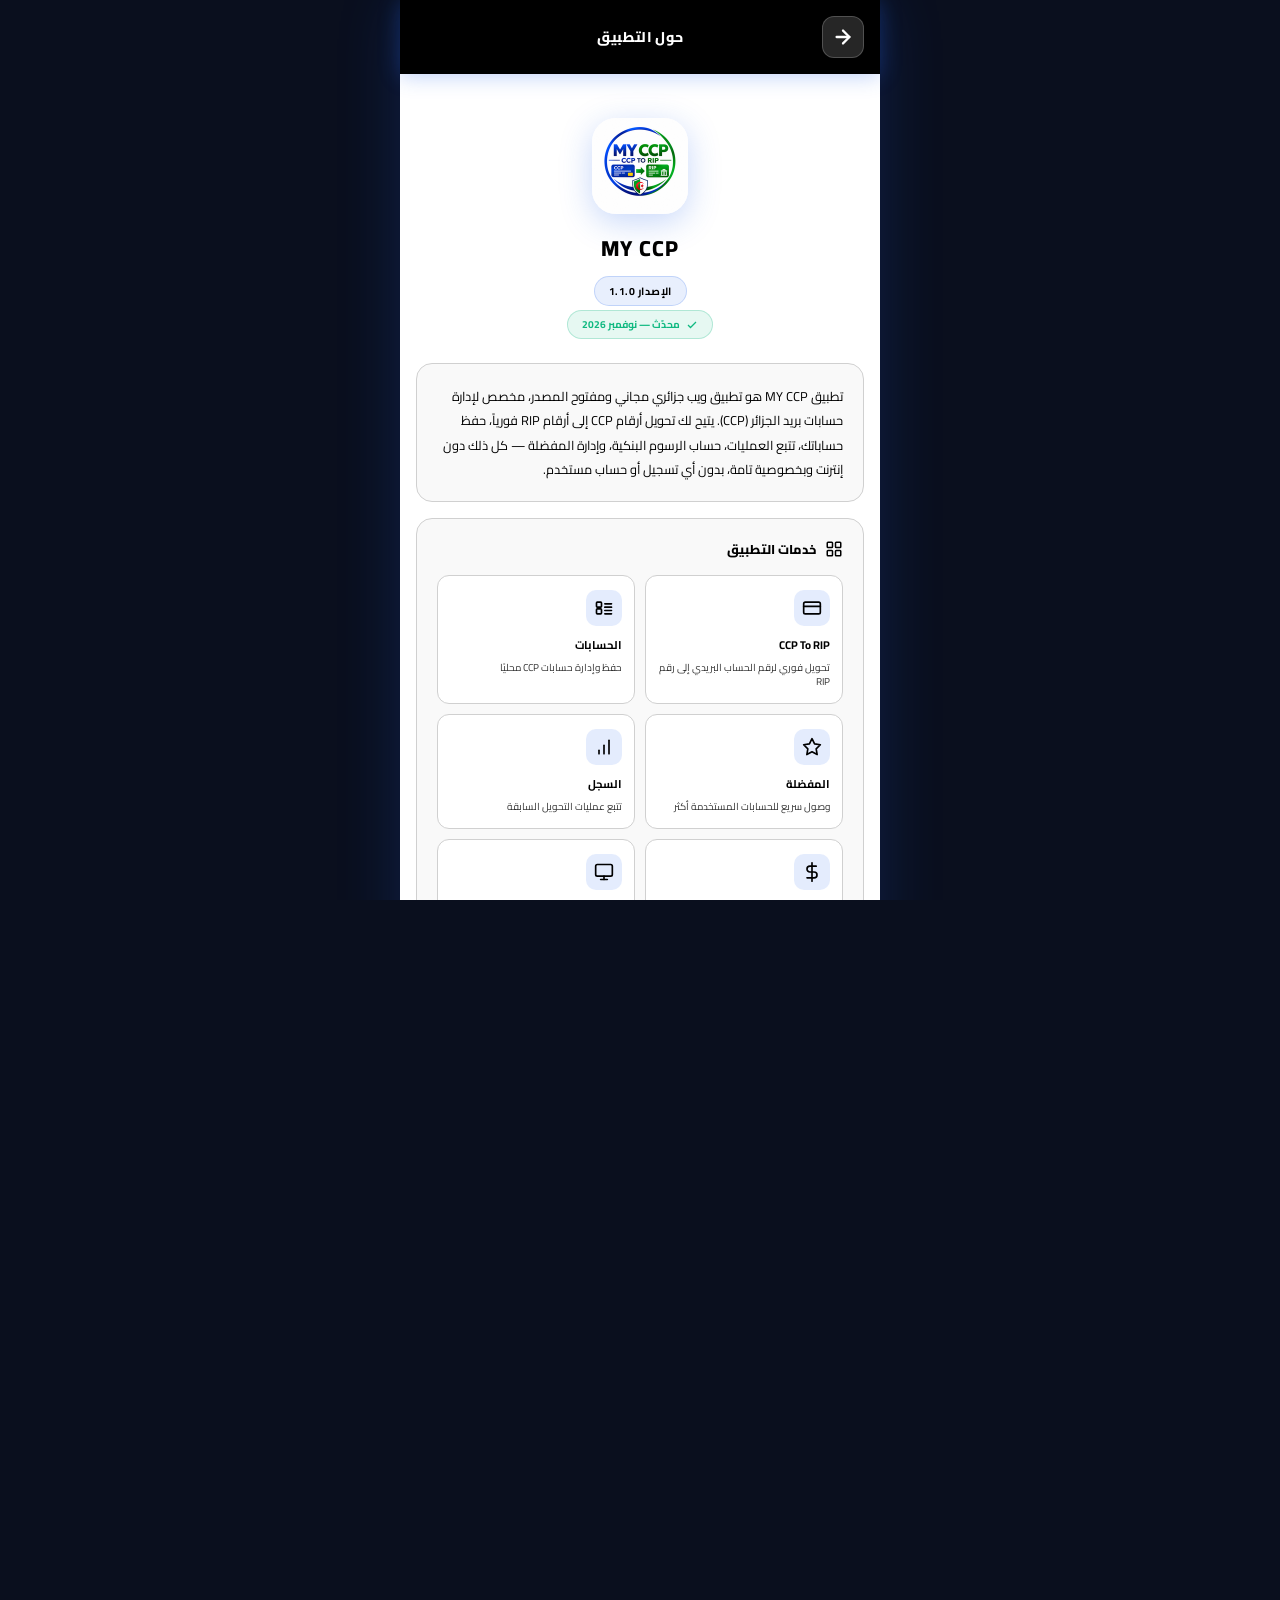
<file: pages/about.html>
<!DOCTYPE html>
<html lang="ar" dir="rtl">
<head>
  <meta charset="UTF-8"/>
  <meta name="viewport" content="width=device-width, initial-scale=1.0, maximum-scale=1.0, user-scalable=no"/>
  <title>MY CCP – حول التطبيق</title>
  <meta name="theme-color" content="#1e3a8a"/>
  <link rel="manifest" href="../manifest.json"/>
  <link rel="icon" type="image/x-icon" href="../favicon.ico"/>
  <link rel="icon" type="image/png" href="../icons/icon-192.png"/>
  <link rel="apple-touch-icon" href="../icons/icon-192.png"/>
  <link href="https://fonts.googleapis.com/css2?family=Cairo:wght@400;500;600;700;800&display=swap" rel="stylesheet"/>
  <link rel="stylesheet" href="../css/main.css"/>
  <style>
    .about-hero {
      display: flex;
      flex-direction: column;
      align-items: center;
      padding: 28px 0 24px;
      position: relative;
    }
    .about-logo {
      width: 96px;
      height: 96px;
      border-radius: 24px;
      box-shadow: 0 8px 32px rgba(37,99,235,0.25);
      margin-bottom: 14px;
    }
    .about-app-name {
      font-size: 1.7rem;
      font-weight: 800;
      color: var(--accent);
      letter-spacing: 1px;
    }
    .about-app-name span { color: var(--accent-green); }
    .about-version-badge {
      display: inline-block;
      background: rgba(37,99,235,0.1);
      color: var(--accent);
      border: 1px solid rgba(37,99,235,0.2);
      border-radius: 20px;
      padding: 4px 14px;
      font-size: 0.82rem;
      font-weight: 700;
      margin-top: 8px;
      letter-spacing: 0.5px;
    }
    .about-desc-block {
      background: var(--card);
      border-radius: var(--radius);
      padding: 20px;
      margin-bottom: 16px;
      font-size: 1rem;
      color: var(--text);
      line-height: 1.9;
      border: 1px solid var(--border);
    }
    .about-section {
      background: var(--card);
      border-radius: var(--radius);
      padding: 18px 20px;
      margin-bottom: 16px;
      border: 1px solid var(--border);
    }
    .about-section h3 {
      font-size: 1rem;
      font-weight: 800;
      color: var(--accent);
      margin-bottom: 14px;
      display: flex;
      align-items: center;
      gap: 8px;
    }
    .about-section ul {
      list-style: none;
      padding: 0;
      margin: 0;
      display: flex;
      flex-direction: column;
      gap: 10px;
    }
    .about-section ul li {
      display: flex;
      align-items: flex-start;
      gap: 10px;
      font-size: 0.95rem;
      color: var(--text);
      line-height: 1.6;
    }
    .feat-icon {
      width: 28px;
      height: 28px;
      border-radius: 8px;
      background: rgba(37,99,235,0.1);
      display: flex;
      align-items: center;
      justify-content: center;
      flex-shrink: 0;
      margin-top: 2px;
    }
    .feat-icon svg { color: var(--accent); }
    .about-tools-grid {
      display: grid;
      grid-template-columns: 1fr 1fr;
      gap: 10px;
      margin-top: 4px;
    }
    .tool-card {
      background: var(--bg);
      border-radius: 12px;
      padding: 14px 12px;
      border: 1px solid var(--border);
      display: flex;
      flex-direction: column;
      align-items: flex-start;
      gap: 6px;
    }
    .tool-card-icon {
      width: 36px;
      height: 36px;
      border-radius: 10px;
      background: rgba(37,99,235,0.12);
      display: flex;
      align-items: center;
      justify-content: center;
      margin-bottom: 2px;
    }
    .tool-card-title {
      font-size: 0.88rem;
      font-weight: 700;
      color: var(--text);
    }
    .tool-card-desc {
      font-size: 0.78rem;
      color: var(--text2);
      line-height: 1.4;
    }
    .abbrev-row {
      display: flex;
      align-items: center;
      gap: 10px;
      padding: 10px 0;
      border-bottom: 1px solid var(--border);
    }
    .abbrev-row:last-child { border-bottom: none; }
    .abbrev-code {
      font-weight: 800;
      font-size: 1rem;
      color: var(--accent);
      min-width: 48px;
      letter-spacing: 1px;
    }
    .abbrev-sep {
      color: var(--border);
      font-size: 1.1rem;
    }
    .abbrev-label {
      font-size: 0.9rem;
      color: var(--text);
    }
    .notice-block {
      border-radius: var(--radius);
      padding: 18px 20px;
      margin-bottom: 16px;
      background: rgba(234,179,8,0.07);
      border: 1px solid rgba(234,179,8,0.25);
    }
    .notice-block h3 {
      font-size: 1rem;
      font-weight: 800;
      color: #ca8a04;
      margin-bottom: 10px;
      display: flex;
      align-items: center;
      gap: 8px;
    }
    .notice-block p {
      font-size: 0.93rem;
      line-height: 1.85;
      color: var(--text);
      margin-bottom: 12px;
    }
    .official-link-row {
      display: flex;
      flex-direction: column;
      gap: 4px;
    }
    .official-link-label { font-size: 0.85rem; color: var(--text2); font-weight: 600; }
    .official-link-url { color: var(--accent); font-size: 0.95rem; font-weight: 700; text-decoration: underline; word-break: break-all; }
    .dev-card {
      background: var(--card);
      border-radius: var(--radius);
      padding: 18px;
      margin-bottom: 24px;
      border: 1px solid var(--border);
      display: flex;
      flex-direction: column;
      align-items: center;
      gap: 8px;
      text-align: center;
    }
    .dev-avatar {
      width: 52px;
      height: 52px;
      border-radius: 50%;
      background: linear-gradient(135deg,var(--accent),var(--accent-green));
      display: flex;
      align-items: center;
      justify-content: center;
      font-size: 1.4rem;
      font-weight: 800;
      color: #fff;
      flex-shrink: 0;
    }
    .dev-name { font-size: 1rem; font-weight: 800; color: var(--text); }
    .dev-role { font-size: 0.85rem; color: var(--text2); }
    .update-badge {
      display: inline-flex;
      align-items: center;
      gap: 6px;
      background: rgba(16,185,129,0.1);
      color: #10b981;
      border: 1px solid rgba(16,185,129,0.25);
      border-radius: 20px;
      padding: 4px 14px;
      font-size: 0.8rem;
      font-weight: 700;
      margin-top: 4px;
    }
  </style>
</head>
<body>
<div id="app-wrapper">
<div id="app">

  <!-- SUBPAGE HEADER -->
  <header class="subpage-header">
    <button class="back-btn" onclick="history.back()">
      <svg width="22" height="22" viewBox="0 0 24 24" fill="none" stroke="currentColor" stroke-width="2.5" stroke-linecap="round" stroke-linejoin="round">
        <line x1="19" y1="12" x2="5" y2="12"/>
        <polyline points="12 19 5 12 12 5"/>
      </svg>
    </button>
    <div class="subpage-title" data-i18n="about">حول التطبيق</div>
    <div style="width:42px;"></div>
  </header>

  <main class="main-content subpage-content" style="padding:16px;">

    <!-- Hero -->
    <div class="about-hero">
      <img src="../icons/icon-192.png" alt="MY CCP" class="about-logo"/>
      <div class="about-app-name">MY <span>CCP</span></div>
      <div class="about-version-badge" data-i18n="version_label">الإصدار 1.1.0</div>
      <div class="update-badge">
        <svg width="12" height="12" viewBox="0 0 24 24" fill="none" stroke="currentColor" stroke-width="2.5"><polyline points="20 6 9 17 4 12"/></svg>
        <span data-i18n="about_updated">محدّث — نوفمبر 2026</span>
      </div>
    </div>

    <!-- Description -->
    <div class="about-desc-block" data-i18n="about_desc">
      تطبيق <strong>MY CCP</strong> هو تطبيق ويب جزائري مجاني ومفتوح المصدر، مخصص لإدارة حسابات بريد الجزائر (CCP). يتيح لك تحويل أرقام CCP إلى أرقام RIP فورياً، حفظ حساباتك، تتبع العمليات، حساب الرسوم البنكية، وإدارة المفضلة — كل ذلك بدون إنترنت وبخصوصية تامة، بدون أي تسجيل أو حساب مستخدم.
      <br/><br/>
      <span data-i18n="about_desc2">صُمِّم التطبيق خصيصاً للمواطن الجزائري الذي يتعامل يومياً مع خدمات بريد الجزائر، ليوفر له أداة سهلة وسريعة وآمنة في متناول يده في أي وقت.</span>
    </div>

    <!-- Tools / Services -->
    <div class="about-section">
      <h3>
        <svg width="18" height="18" viewBox="0 0 24 24" fill="none" stroke="currentColor" stroke-width="2" stroke-linecap="round" stroke-linejoin="round"><rect x="3" y="3" width="7" height="7" rx="1"/><rect x="14" y="3" width="7" height="7" rx="1"/><rect x="3" y="14" width="7" height="7" rx="1"/><rect x="14" y="14" width="7" height="7" rx="1"/></svg>
        <span data-i18n="about_services">خدمات التطبيق</span>
      </h3>
      <div class="about-tools-grid">
        <div class="tool-card">
          <div class="tool-card-icon">
            <svg width="20" height="20" viewBox="0 0 24 24" fill="none" stroke="var(--accent)" stroke-width="2" stroke-linecap="round" stroke-linejoin="round"><rect x="2" y="5" width="20" height="14" rx="2"/><line x1="2" y1="10" x2="22" y2="10"/></svg>
          </div>
          <div class="tool-card-title" data-i18n="tool_ccp_rip">CCP → RIP</div>
          <div class="tool-card-desc" data-i18n="tool_ccp_rip_desc">تحويل فوري لرقم الحساب البريدي إلى رقم RIP المكوّن من 20 خانة</div>
        </div>
        <div class="tool-card">
          <div class="tool-card-icon">
            <svg width="20" height="20" viewBox="0 0 24 24" fill="none" stroke="var(--accent)" stroke-width="2" stroke-linecap="round" stroke-linejoin="round"><rect x="3" y="5" width="6" height="6" rx="1"/><rect x="3" y="13" width="6" height="6" rx="1"/><line x1="13" y1="7" x2="21" y2="7"/><line x1="13" y1="11" x2="21" y2="11"/><line x1="13" y1="15" x2="21" y2="15"/><line x1="13" y1="19" x2="21" y2="19"/></svg>
          </div>
          <div class="tool-card-title" data-i18n="accounts">الحسابات</div>
          <div class="tool-card-desc" data-i18n="tool_accounts_desc">حفظ وإدارة عدد غير محدود من حسابات CCP محليًا</div>
        </div>
        <div class="tool-card">
          <div class="tool-card-icon">
            <svg width="20" height="20" viewBox="0 0 24 24" fill="none" stroke="var(--accent)" stroke-width="2" stroke-linecap="round" stroke-linejoin="round"><polygon points="12 2 15.09 8.26 22 9.27 17 14.14 18.18 21.02 12 17.77 5.82 21.02 7 14.14 2 9.27 8.91 8.26 12 2"/></svg>
          </div>
          <div class="tool-card-title" data-i18n="sidebar_favorites">المفضلة</div>
          <div class="tool-card-desc" data-i18n="tool_favorites_desc">وصول سريع للحسابات الأكثر استخداماً بنقرة واحدة</div>
        </div>
        <div class="tool-card">
          <div class="tool-card-icon">
            <svg width="20" height="20" viewBox="0 0 24 24" fill="none" stroke="var(--accent)" stroke-width="2" stroke-linecap="round" stroke-linejoin="round"><line x1="12" y1="20" x2="12" y2="10"/><line x1="18" y1="20" x2="18" y2="4"/><line x1="6" y1="20" x2="6" y2="16"/></svg>
          </div>
          <div class="tool-card-title" data-i18n="tool_history">السجل</div>
          <div class="tool-card-desc" data-i18n="tool_history_desc">تتبع جميع عمليات التحويل السابقة مع إمكانية مسحها</div>
        </div>
        <div class="tool-card">
          <div class="tool-card-icon">
            <svg width="20" height="20" viewBox="0 0 24 24" fill="none" stroke="var(--accent)" stroke-width="2" stroke-linecap="round" stroke-linejoin="round"><line x1="12" y1="1" x2="12" y2="23"/><path d="M17 5H9.5a3.5 3.5 0 0 0 0 7h5a3.5 3.5 0 0 1 0 7H6"/></svg>
          </div>
          <div class="tool-card-title" data-i18n="tool_fees">الرسوم</div>
          <div class="tool-card-desc" data-i18n="tool_fees_desc">حساب رسوم التحويل البريدي بدقة حسب المبلغ</div>
        </div>
        <div class="tool-card">
          <div class="tool-card-icon">
            <svg width="20" height="20" viewBox="0 0 24 24" fill="none" stroke="var(--accent)" stroke-width="2" stroke-linecap="round" stroke-linejoin="round"><rect x="2" y="3" width="20" height="14" rx="2"/><line x1="8" y1="21" x2="16" y2="21"/><line x1="12" y1="17" x2="12" y2="21"/></svg>
          </div>
          <div class="tool-card-title" data-i18n="tool_themes">الأنماط</div>
          <div class="tool-card-desc" data-i18n="tool_themes_desc">7 أنماط ألوان مع إمكانية ضبط لون مخصص</div>
        </div>
      </div>
    </div>

    <!-- Features -->
    <div class="about-section">
      <h3>
        <svg width="18" height="18" viewBox="0 0 24 24" fill="none" stroke="currentColor" stroke-width="2" stroke-linecap="round" stroke-linejoin="round"><polyline points="20 6 9 17 4 12"/></svg>
        <span data-i18n="about_features">مميزات التطبيق</span>
      </h3>
      <ul>
        <li>
          <div class="feat-icon"><svg width="14" height="14" viewBox="0 0 24 24" fill="none" stroke="currentColor" stroke-width="2.5"><path d="M13 2L3 14h9l-1 8 10-12h-9l1-8z"/></svg></div>
          <span data-i18n="feat1">تحويل فوري من CCP إلى RIP بخوارزمية محلية معتمدة</span>
        </li>
        <li>
          <div class="feat-icon"><svg width="14" height="14" viewBox="0 0 24 24" fill="none" stroke="currentColor" stroke-width="2.5"><path d="M21 15a2 2 0 0 1-2 2H7l-4 4V5a2 2 0 0 1 2-2h14a2 2 0 0 1 2 2z"/></svg></div>
          <span data-i18n="feat2">حفظ الحسابات محليًا بشكل دائم دون الحاجة لإنترنت</span>
        </li>
        <li>
          <div class="feat-icon"><svg width="14" height="14" viewBox="0 0 24 24" fill="none" stroke="currentColor" stroke-width="2.5"><rect x="5" y="2" width="14" height="20" rx="2"/><line x1="12" y1="18" x2="12.01" y2="18"/></svg></div>
          <span data-i18n="feat3">واجهة عربية سهلة وبسيطة مُصممة للمستخدم الجزائري</span>
        </li>
        <li>
          <div class="feat-icon"><svg width="14" height="14" viewBox="0 0 24 24" fill="none" stroke="currentColor" stroke-width="2.5"><circle cx="12" cy="12" r="10"/><line x1="2" y1="12" x2="22" y2="12"/><path d="M12 2a15.3 15.3 0 0 1 4 10 15.3 15.3 0 0 1-4 10 15.3 15.3 0 0 1-4-10 15.3 15.3 0 0 1 4-10z"/></svg></div>
          <span data-i18n="feat4">متعدد اللغات: عربي 🇩🇿، فرنسي 🇫🇷، إنجليزي 🇺🇸</span>
        </li>
        <li>
          <div class="feat-icon"><svg width="14" height="14" viewBox="0 0 24 24" fill="none" stroke="currentColor" stroke-width="2.5"><circle cx="12" cy="12" r="5"/><line x1="12" y1="1" x2="12" y2="3"/><line x1="12" y1="21" x2="12" y2="23"/><line x1="4.22" y1="4.22" x2="5.64" y2="5.64"/><line x1="18.36" y1="18.36" x2="19.78" y2="19.78"/><line x1="1" y1="12" x2="3" y2="12"/><line x1="21" y1="12" x2="23" y2="12"/><line x1="4.22" y1="19.78" x2="5.64" y2="18.36"/><line x1="18.36" y1="5.64" x2="19.78" y2="4.22"/></svg></div>
          <span data-i18n="feat5">الوضع الليلي والنهاري مع 7 أنماط ألوان متنوعة</span>
        </li>
        <li>
          <div class="feat-icon"><svg width="14" height="14" viewBox="0 0 24 24" fill="none" stroke="currentColor" stroke-width="2.5"><path d="M12 22s8-4 8-10V5l-8-3-8 3v7c0 6 8 10 8 10z"/></svg></div>
          <span data-i18n="feat6">خصوصية كاملة — لا إنترنت للبيانات، لا تتبع، لا إعلانات</span>
        </li>
        <li>
          <div class="feat-icon"><svg width="14" height="14" viewBox="0 0 24 24" fill="none" stroke="currentColor" stroke-width="2.5"><polyline points="8 17 12 21 16 17"/><line x1="12" y1="12" x2="12" y2="21"/><path d="M20.88 18.09A5 5 0 0 0 18 9h-1.26A8 8 0 1 0 3 16.29"/></svg></div>
          <span data-i18n="feat7">استيراد وتصدير الحسابات بصيغة JSON للنسخ الاحتياطي</span>
        </li>
        <li>
          <div class="feat-icon"><svg width="14" height="14" viewBox="0 0 24 24" fill="none" stroke="currentColor" stroke-width="2.5"><path d="M18 8h1a4 4 0 0 1 0 8h-1"/><path d="M2 8h16v9a4 4 0 0 1-4 4H6a4 4 0 0 1-4-4V8z"/><line x1="6" y1="1" x2="6" y2="4"/><line x1="10" y1="1" x2="10" y2="4"/><line x1="14" y1="1" x2="14" y2="4"/></svg></div>
          <span data-i18n="feat8">قابل للتثبيت كتطبيق PWA — بدون متجر تطبيقات</span>
        </li>
        <li>
          <div class="feat-icon"><svg width="14" height="14" viewBox="0 0 24 24" fill="none" stroke="currentColor" stroke-width="2.5"><line x1="12" y1="20" x2="12" y2="10"/><line x1="18" y1="20" x2="18" y2="4"/><line x1="6" y1="20" x2="6" y2="16"/></svg></div>
          <span data-i18n="feat10">سجل العمليات مع إمكانية التعطيل والمسح الكامل</span>
        </li>
        <li>
          <div class="feat-icon"><svg width="14" height="14" viewBox="0 0 24 24" fill="none" stroke="currentColor" stroke-width="2.5"><line x1="12" y1="1" x2="12" y2="23"/><path d="M17 5H9.5a3.5 3.5 0 0 0 0 7h5a3.5 3.5 0 0 1 0 7H6"/></svg></div>
          <span data-i18n="feat_fees">حساب رسوم التحويل البريدي بدقة (جدول الرسوم الرسمي)</span>
        </li>
        <li>
          <div class="feat-icon"><svg width="14" height="14" viewBox="0 0 24 24" fill="none" stroke="currentColor" stroke-width="2.5"><path d="M4 15s1-1 4-1 5 2 8 2 4-1 4-1V3s-1 1-4 1-5-2-8-2-4 1-4 1z"/><line x1="4" y1="22" x2="4" y2="15"/></svg></div>
          <span data-i18n="feat_font">ضبط حجم الخط لتسهيل القراءة على جميع الأجهزة</span>
        </li>
      </ul>
    </div>

    <!-- Abbreviations -->
    <div class="about-section">
      <h3>
        <svg width="18" height="18" viewBox="0 0 24 24" fill="none" stroke="currentColor" stroke-width="2" stroke-linecap="round" stroke-linejoin="round"><rect x="3" y="3" width="18" height="18" rx="2"/><path d="M9 9h6"/><path d="M9 12h6"/><path d="M9 15h4"/></svg>
        <span data-i18n="abbrev_title">الاختصارات المستخدمة في التطبيق</span>
      </h3>
      <div class="abbrev-row">
        <span class="abbrev-code">CCP</span>
        <span class="abbrev-sep">:</span>
        <span class="abbrev-label" data-i18n="abbrev_ccp">الحساب الجاري البريدي (Compte Courant Postal)</span>
      </div>
      <div class="abbrev-row">
        <span class="abbrev-code">RIP</span>
        <span class="abbrev-sep">:</span>
        <span class="abbrev-label" data-i18n="abbrev_rip">كشف الهوية البريدية (Relevé d'Identité Postal) — 20 رقماً</span>
      </div>
      <div class="abbrev-row">
        <span class="abbrev-code">DZ</span>
        <span class="abbrev-sep">:</span>
        <span class="abbrev-label" data-i18n="abbrev_dz">الجزائر — رمز الدولة المُدمج في رقم RIP</span>
      </div>
      <div class="abbrev-row">
        <span class="abbrev-code">PWA</span>
        <span class="abbrev-sep">:</span>
        <span class="abbrev-label" data-i18n="abbrev_pwa">تطبيق ويب تقدمي (Progressive Web App) — يُثبَّت مباشرة من المتصفح</span>
      </div>
    </div>

    <!-- Important Notice -->
    <div class="notice-block">
      <h3>
        <svg width="18" height="18" viewBox="0 0 24 24" fill="none" stroke="currentColor" stroke-width="2" stroke-linecap="round" stroke-linejoin="round"><circle cx="12" cy="12" r="10"/><line x1="12" y1="8" x2="12" y2="12"/><line x1="12" y1="16" x2="12.01" y2="16"/></svg>
        <span data-i18n="important_notice_title">ملاحظة مهمة</span>
      </h3>
      <p data-i18n="important_notice_text">
        هذا التطبيق <strong>غير تابع لبريد الجزائر</strong> أو أي كيان حكومي رسمي. الخدمات المقدمة هي أدوات مساعدة لأغراض إرشادية فقط. يرجى التحقق دائماً من صحة المعلومات من المصادر الرسمية قبل إجراء أي معاملة مالية.
      </p>
      <div class="official-link-row">
        <span class="official-link-label" data-i18n="official_sources">المصادر الرسمية الموصى بها:</span>
        <span class="official-link-label" data-i18n="official_site_label">الموقع الرسمي لبريد الجزائر</span>
        <a href="https://www.poste.dz" target="_blank" rel="noopener" class="official-link-url">https://www.poste.dz</a>
      </div>
    </div>

    <!-- Stats -->
    <div class="about-section">
      <h3>
        <svg width="18" height="18" viewBox="0 0 24 24" fill="none" stroke="currentColor" stroke-width="2" stroke-linecap="round" stroke-linejoin="round"><line x1="12" y1="20" x2="12" y2="10"/><line x1="18" y1="20" x2="18" y2="4"/><line x1="6" y1="20" x2="6" y2="16"/></svg>
        <span data-i18n="app_stats_title">معلومات التطبيق</span>
      </h3>
      <div class="abbrev-row">
        <span class="abbrev-code" style="font-size:0.85rem;min-width:auto;">📦</span>
        <span class="abbrev-sep">—</span>
        <span class="abbrev-label" data-i18n="stat_version">الإصدار الحالي: 1.1.0</span>
      </div>
      <div class="abbrev-row">
        <span class="abbrev-code" style="font-size:0.85rem;min-width:auto;">📅</span>
        <span class="abbrev-sep">—</span>
        <span class="abbrev-label" data-i18n="stat_date">تاريخ الإصدار: نوفمبر 2026</span>
      </div>
      <div class="abbrev-row">
        <span class="abbrev-code" style="font-size:0.85rem;min-width:auto;">🌐</span>
        <span class="abbrev-sep">—</span>
        <span class="abbrev-label" data-i18n="stat_langs">3 لغات مدعومة: عربي، فرنسي، إنجليزي</span>
      </div>
      <div class="abbrev-row">
        <span class="abbrev-code" style="font-size:0.85rem;min-width:auto;">🎨</span>
        <span class="abbrev-sep">—</span>
        <span class="abbrev-label" data-i18n="stat_themes">7 أنماط ألوان + لون مخصص قابل للضبط</span>
      </div>
      <div class="abbrev-row">
        <span class="abbrev-code" style="font-size:0.85rem;min-width:auto;">🔒</span>
        <span class="abbrev-sep">—</span>
        <span class="abbrev-label" data-i18n="stat_privacy">100% محلي — لا بيانات تُرسل للإنترنت مطلقاً</span>
      </div>
      <div class="abbrev-row">
        <span class="abbrev-code" style="font-size:0.85rem;min-width:auto;">📱</span>
        <span class="abbrev-sep">—</span>
        <span class="abbrev-label" data-i18n="stat_pwa">متاح كتطبيق PWA — قابل للتثبيت بدون متجر</span>
      </div>
      <div class="abbrev-row">
        <span class="abbrev-code" style="font-size:0.85rem;min-width:auto;">🖥️</span>
        <span class="abbrev-sep">—</span>
        <span class="abbrev-label" data-i18n="stat_devices">يعمل على جميع الأجهزة: هاتف، تابلت، حاسوب</span>
      </div>
      <div class="abbrev-row">
        <span class="abbrev-code" style="font-size:0.85rem;min-width:auto;">💰</span>
        <span class="abbrev-sep">—</span>
        <span class="abbrev-label" data-i18n="stat_free">مجاني بالكامل — بدون إعلانات أو اشتراكات</span>
      </div>
    </div>

    <!-- Developer -->
    <div class="dev-card">
      <div class="dev-avatar">A</div>
      <div class="dev-name">Ahmedcrypto</div>
      <div class="dev-role" data-i18n="developer_role">مطوّر التطبيق</div>
      <div style="font-size:0.8rem;color:var(--text2);margin-top:4px;">
        📧 myccp.app@gmail.com
      </div>
    </div>

  </main>

</div>
</div><!-- end #app-wrapper -->
<div id="toast" class="toast"></div>
<script src="../js/i18n.js"></script>
<script src="../js/app.js"></script>
</body>
</html>
</file>
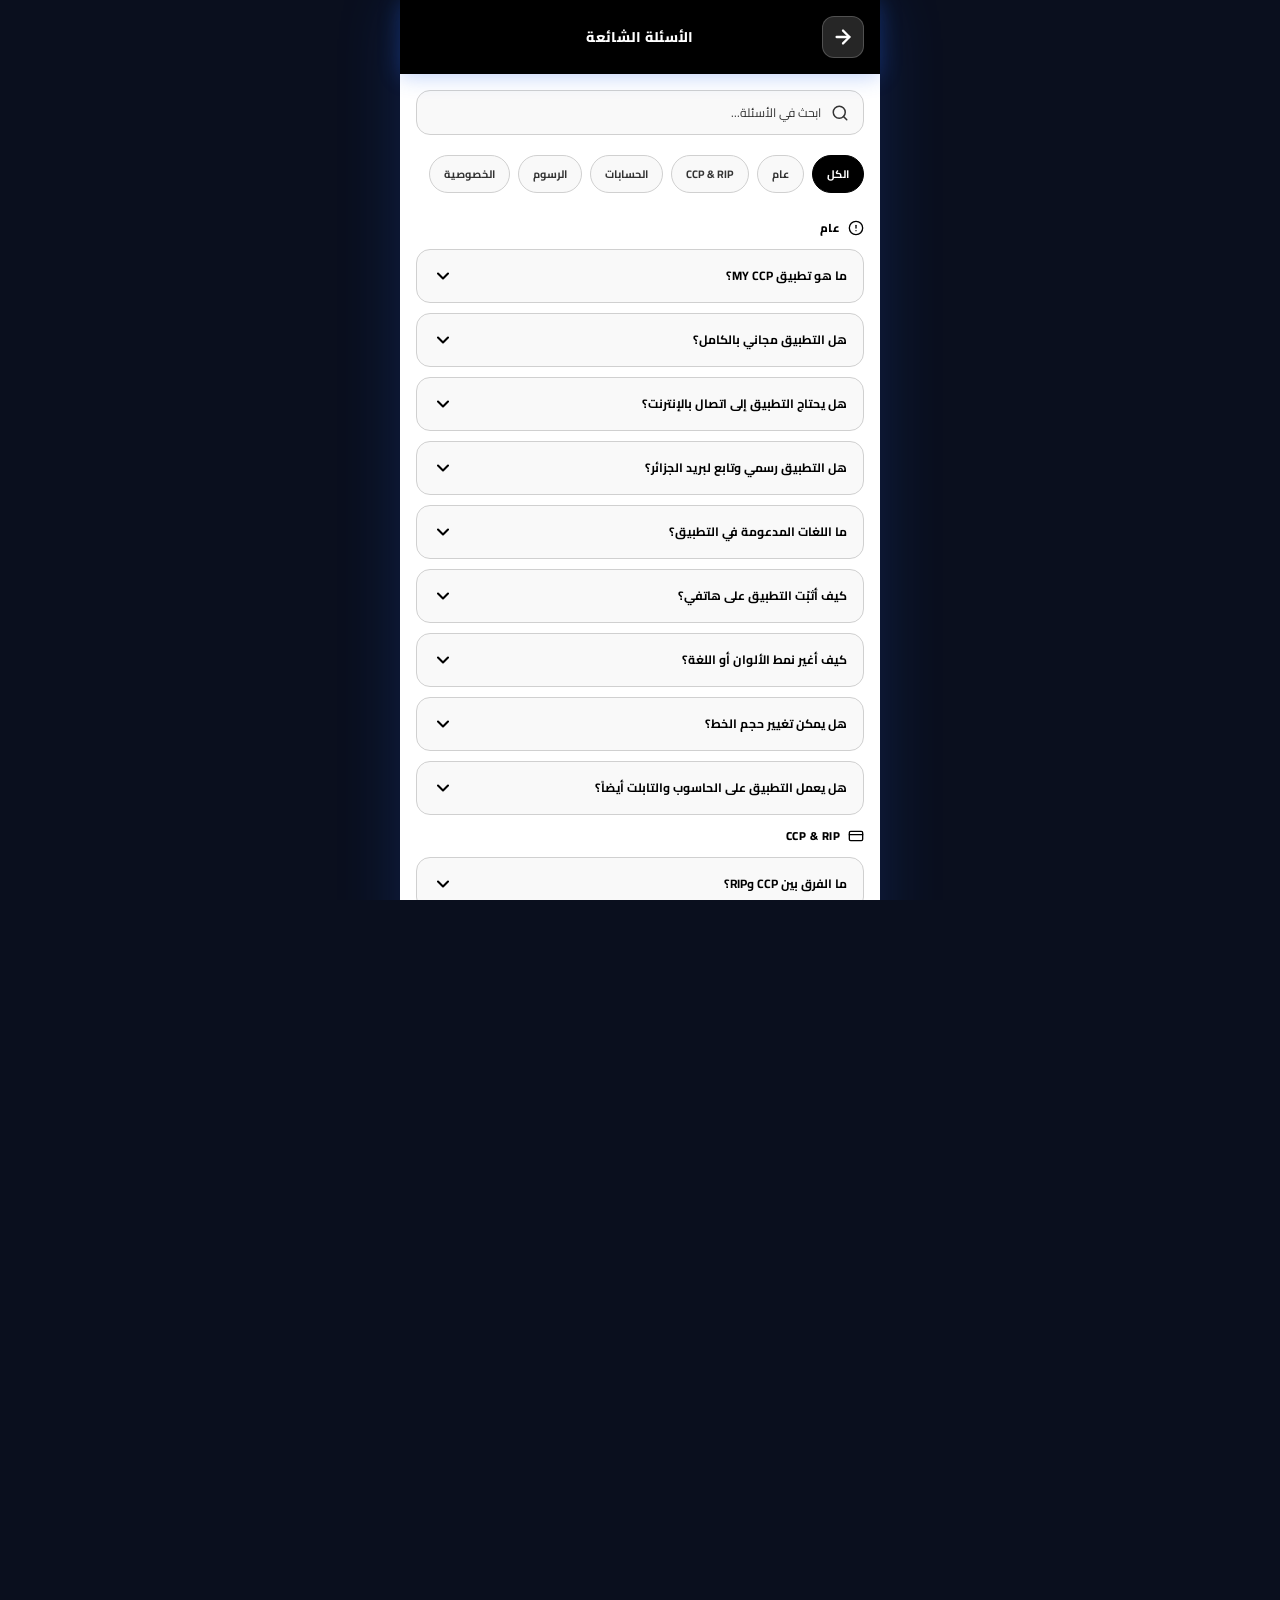
<file: pages/faq.html>
<!DOCTYPE html>
<html lang="ar" dir="rtl">
<head>
  <meta charset="UTF-8"/>
  <meta name="viewport" content="width=device-width, initial-scale=1.0, maximum-scale=1.0, user-scalable=no"/>
  <title>MY CCP – الأسئلة الشائعة</title>
  <meta name="theme-color" content="#1e3a8a"/>
  <link rel="manifest" href="../manifest.json"/>
  <link rel="icon" type="image/x-icon" href="../favicon.ico"/>
  <link rel="icon" type="image/png" href="../icons/icon-192.png"/>
  <link rel="apple-touch-icon" href="../icons/icon-192.png"/>
  <link href="https://fonts.googleapis.com/css2?family=Cairo:wght@400;500;600;700;800&display=swap" rel="stylesheet"/>
  <link rel="stylesheet" href="../css/main.css"/>
  <style>
    .faq-search-bar {
      display: flex;
      align-items: center;
      background: var(--card);
      border: 1.5px solid var(--border);
      border-radius: 14px;
      padding: 10px 14px;
      gap: 10px;
      margin-bottom: 20px;
      transition: border-color 0.2s;
    }
    .faq-search-bar:focus-within { border-color: var(--accent); }
    .faq-search-bar svg { color: var(--text2); flex-shrink: 0; }
    .faq-search-input {
      flex: 1;
      background: none;
      border: none;
      outline: none;
      font-family: inherit;
      font-size: 0.95rem;
      color: var(--text);
    }
    .faq-search-input::placeholder { color: var(--text2); }

    .faq-category-tabs {
      display: flex;
      gap: 8px;
      margin-bottom: 20px;
      overflow-x: auto;
      padding-bottom: 4px;
      scrollbar-width: none;
    }
    .faq-category-tabs::-webkit-scrollbar { display: none; }
    .faq-tab {
      display: flex;
      align-items: center;
      gap: 6px;
      padding: 8px 14px;
      border-radius: 20px;
      border: 1.5px solid var(--border);
      background: var(--card);
      color: var(--text2);
      font-family: inherit;
      font-size: 0.85rem;
      font-weight: 700;
      cursor: pointer;
      white-space: nowrap;
      transition: all 0.2s;
    }
    .faq-tab.active {
      background: var(--accent);
      border-color: var(--accent);
      color: #fff;
    }

    .faq-category-title {
      font-size: 0.9rem;
      font-weight: 800;
      color: var(--accent);
      margin: 20px 0 10px;
      display: flex;
      align-items: center;
      gap: 8px;
      text-transform: uppercase;
      letter-spacing: 0.5px;
    }
    .faq-category-title:first-of-type { margin-top: 0; }

    .faq-item {
      background: var(--card);
      border: 1px solid var(--border);
      border-radius: 14px;
      margin-bottom: 10px;
      overflow: hidden;
      transition: border-color 0.2s;
    }
    .faq-item.open { border-color: var(--accent); }
    .faq-question {
      display: flex;
      align-items: center;
      justify-content: space-between;
      padding: 16px;
      cursor: pointer;
      gap: 12px;
      user-select: none;
    }
    .faq-q-text {
      font-size: 0.95rem;
      font-weight: 700;
      color: var(--text);
      flex: 1;
      line-height: 1.5;
    }
    .faq-chevron {
      width: 20px;
      height: 20px;
      flex-shrink: 0;
      color: var(--accent);
      transition: transform 0.2s;
    }
    .faq-item.open .faq-chevron { transform: rotate(180deg); }
    .faq-answer {
      display: none;
      padding: 0 16px 16px;
      font-size: 0.9rem;
      color: var(--text2);
      line-height: 1.8;
      border-top: 1px solid var(--border);
    }
    .faq-item.open .faq-answer { display: block; }
    .faq-answer p { margin: 0 0 10px; }
    .faq-answer p:last-child { margin-bottom: 0; }
    .faq-answer strong { color: var(--text); font-weight: 700; }
    .faq-answer a { color: var(--accent); font-weight: 700; }
    .faq-answer ul {
      padding-inline-start: 20px;
      margin: 8px 0;
    }
    .faq-answer ul li { margin-bottom: 4px; }
    .faq-answer .answer-badge {
      display: inline-block;
      background: rgba(37,99,235,0.1);
      color: var(--accent);
      border-radius: 8px;
      padding: 2px 10px;
      font-size: 0.82rem;
      font-weight: 700;
      margin-bottom: 8px;
    }

    .faq-no-results {
      text-align: center;
      padding: 40px 20px;
      color: var(--text2);
      display: none;
    }
    .faq-no-results svg { margin-bottom: 12px; }
    .faq-no-results p { font-size: 0.95rem; }

    .faq-contact-cta {
      background: var(--card);
      border: 1px solid var(--border);
      border-radius: 16px;
      padding: 20px;
      margin-top: 24px;
      margin-bottom: 24px;
      text-align: center;
      display: flex;
      flex-direction: column;
      align-items: center;
      gap: 10px;
    }
    .faq-contact-cta .cta-icon {
      width: 48px;
      height: 48px;
      border-radius: 14px;
      background: rgba(37,99,235,0.1);
      display: flex;
      align-items: center;
      justify-content: center;
    }
    .faq-contact-cta .cta-title {
      font-size: 1rem;
      font-weight: 800;
      color: var(--text);
    }
    .faq-contact-cta .cta-sub {
      font-size: 0.85rem;
      color: var(--text2);
    }
  </style>
</head>
<body>
<div id="app-wrapper">
<div id="app">

  <!-- SUBPAGE HEADER -->
  <header class="subpage-header">
    <button class="back-btn" onclick="history.back()">
      <svg width="22" height="22" viewBox="0 0 24 24" fill="none" stroke="currentColor" stroke-width="2.5" stroke-linecap="round" stroke-linejoin="round">
        <line x1="19" y1="12" x2="5" y2="12"/>
        <polyline points="12 19 5 12 12 5"/>
      </svg>
    </button>
    <div class="subpage-title" data-i18n="faq">الأسئلة الشائعة</div>
    <div style="width:42px;"></div>
  </header>

  <main class="main-content subpage-content" style="padding:16px;">

    <!-- Search -->
    <div class="faq-search-bar">
      <svg width="18" height="18" viewBox="0 0 24 24" fill="none" stroke="currentColor" stroke-width="2" stroke-linecap="round" stroke-linejoin="round"><circle cx="11" cy="11" r="8"/><line x1="21" y1="21" x2="16.65" y2="16.65"/></svg>
      <input class="faq-search-input" type="search" id="faqSearchInput" placeholder="ابحث في الأسئلة..." data-i18n-ph="faq_search_placeholder" oninput="filterFaq(this.value)"/>
    </div>

    <!-- Category Tabs -->
    <div class="faq-category-tabs" id="faqTabs">
      <button class="faq-tab active" data-cat="all" onclick="filterCategory('all',this)" data-i18n="faq_all">الكل</button>
      <button class="faq-tab" data-cat="general" onclick="filterCategory('general',this)" data-i18n="faq_cat_general">عام</button>
      <button class="faq-tab" data-cat="ccp_rip" onclick="filterCategory('ccp_rip',this)" data-i18n="faq_cat_ccp_rip">CCP & RIP</button>
      <button class="faq-tab" data-cat="accounts" onclick="filterCategory('accounts',this)" data-i18n="faq_cat_accounts">الحسابات</button>
      <button class="faq-tab" data-cat="fees" onclick="filterCategory('fees',this)" data-i18n="faq_tab_fees">الرسوم</button>
      <button class="faq-tab" data-cat="privacy" onclick="filterCategory('privacy',this)" data-i18n="faq_cat_privacy">الخصوصية</button>
    </div>

    <!-- FAQ Items Container -->
    <div id="faqContainer">

      <!-- === GENERAL === -->
      <div class="faq-category-label" data-cat="general">
        <div class="faq-category-title">
          <svg width="16" height="16" viewBox="0 0 24 24" fill="none" stroke="currentColor" stroke-width="2" stroke-linecap="round" stroke-linejoin="round"><circle cx="12" cy="12" r="10"/><line x1="12" y1="8" x2="12" y2="12"/><line x1="12" y1="16" x2="12.01" y2="16"/></svg>
          <span data-i18n="faq_cat_general">عام</span>
        </div>
      </div>

      <div class="faq-item" data-cat="general" data-q="ما هو تطبيق my ccp">
        <div class="faq-question" onclick="toggleFaq(this)">
          <span class="faq-q-text" data-i18n="faq_q1">ما هو تطبيق MY CCP؟</span>
          <svg class="faq-chevron" viewBox="0 0 24 24" fill="none" stroke="currentColor" stroke-width="2.5" stroke-linecap="round" stroke-linejoin="round"><polyline points="6 9 12 15 18 9"/></svg>
        </div>
        <div class="faq-answer">
          <p data-i18n="faq_a1">MY CCP هو تطبيق جزائري مجاني متخصص في إدارة حسابات بريد الجزائر (CCP). يتيح لك تحويل أرقام الحسابات البريدية CCP إلى أرقام RIP، حفظ حساباتك، تتبع العمليات، حساب الرسوم البنكية، وإدارة المفضلة. التطبيق يعمل بالكامل بدون إنترنت وبخصوصية تامة.</p>
        </div>
      </div>

      <div class="faq-item" data-cat="general" data-q="هل التطبيق مجاني">
        <div class="faq-question" onclick="toggleFaq(this)">
          <span class="faq-q-text" data-i18n="faq_q2">هل التطبيق مجاني بالكامل؟</span>
          <svg class="faq-chevron" viewBox="0 0 24 24" fill="none" stroke="currentColor" stroke-width="2.5" stroke-linecap="round" stroke-linejoin="round"><polyline points="6 9 12 15 18 9"/></svg>
        </div>
        <div class="faq-answer">
          <p data-i18n="faq_a2">نعم، التطبيق مجاني بالكامل. لا توجد رسوم اشتراك، لا إعلانات، ولا مشتريات داخل التطبيق. جميع الخدمات المتاحة مجانية للجميع إلى الأبد.</p>
        </div>
      </div>

      <div class="faq-item" data-cat="general" data-q="هل يحتاج التطبيق إلى إنترنت">
        <div class="faq-question" onclick="toggleFaq(this)">
          <span class="faq-q-text" data-i18n="faq_q3">هل يحتاج التطبيق إلى اتصال بالإنترنت؟</span>
          <svg class="faq-chevron" viewBox="0 0 24 24" fill="none" stroke="currentColor" stroke-width="2.5" stroke-linecap="round" stroke-linejoin="round"><polyline points="6 9 12 15 18 9"/></svg>
        </div>
        <div class="faq-answer">
          <p data-i18n="faq_a3">لا. التطبيق يعمل بالكامل بدون إنترنت بعد تحميله لأول مرة. جميع العمليات الحسابية والبيانات تُعالج محلياً على جهازك. الاتصال بالإنترنت مطلوب فقط عند تحميل التطبيق لأول مرة أو عند التحديث.</p>
        </div>
      </div>

      <div class="faq-item" data-cat="general" data-q="هل التطبيق رسمي تابع لبريد الجزائر">
        <div class="faq-question" onclick="toggleFaq(this)">
          <span class="faq-q-text" data-i18n="faq_q4">هل التطبيق رسمي وتابع لبريد الجزائر؟</span>
          <svg class="faq-chevron" viewBox="0 0 24 24" fill="none" stroke="currentColor" stroke-width="2.5" stroke-linecap="round" stroke-linejoin="round"><polyline points="6 9 12 15 18 9"/></svg>
        </div>
        <div class="faq-answer">
          <p data-i18n="faq_a4">لا. MY CCP هو تطبيق مستقل من تطوير مجتمعي وليس تابعاً لبريد الجزائر أو أي جهة حكومية. الخدمات المقدمة هي أدوات مساعدة لأغراض إرشادية فقط. يرجى التحقق دائماً من المعلومات على الموقع الرسمي: <a href="https://www.poste.dz" target="_blank">www.poste.dz</a></p>
        </div>
      </div>

      <div class="faq-item" data-cat="general" data-q="ما اللغات المدعومة في التطبيق">
        <div class="faq-question" onclick="toggleFaq(this)">
          <span class="faq-q-text" data-i18n="faq_q5">ما اللغات المدعومة في التطبيق؟</span>
          <svg class="faq-chevron" viewBox="0 0 24 24" fill="none" stroke="currentColor" stroke-width="2.5" stroke-linecap="round" stroke-linejoin="round"><polyline points="6 9 12 15 18 9"/></svg>
        </div>
        <div class="faq-answer">
          <p data-i18n="faq_a5">يدعم التطبيق ثلاث لغات: العربية 🇩🇿، الفرنسية 🇫🇷، والإنجليزية 🇺🇸. يمكن تغيير اللغة في أي وقت من إعدادات التطبيق. الواجهة العربية هي الافتراضية.</p>
        </div>
      </div>

      <div class="faq-item" data-cat="general" data-q="كيف أثبت التطبيق على هاتفي">
        <div class="faq-question" onclick="toggleFaq(this)">
          <span class="faq-q-text" data-i18n="faq_q6">كيف أثبّت التطبيق على هاتفي؟</span>
          <svg class="faq-chevron" viewBox="0 0 24 24" fill="none" stroke="currentColor" stroke-width="2.5" stroke-linecap="round" stroke-linejoin="round"><polyline points="6 9 12 15 18 9"/></svg>
        </div>
        <div class="faq-answer">
          <p data-i18n="faq_a6">التطبيق هو تطبيق ويب تقدمي (PWA) ويمكن تثبيته مباشرة من المتصفح دون الحاجة لمتجر التطبيقات:</p>
          <ul>
            <li><strong>Android (Chrome):</strong> افتح التطبيق ثم اضغط على القائمة (⋮) واختر "إضافة إلى الشاشة الرئيسية"</li>
            <li><strong>iPhone (Safari):</strong> اضغط على زر المشاركة (□↑) ثم "إضافة إلى الشاشة الرئيسية"</li>
            <li><strong>الحاسوب (Chrome/Edge):</strong> ستظهر أيقونة التثبيت في شريط العنوان</li>
          </ul>
        </div>
      </div>

      <div class="faq-item" data-cat="general" data-q="كيف أغير نمط الألوان أو اللغة">
        <div class="faq-question" onclick="toggleFaq(this)">
          <span class="faq-q-text" data-i18n="faq_q22">كيف أغيّر نمط الألوان أو اللغة؟</span>
          <svg class="faq-chevron" viewBox="0 0 24 24" fill="none" stroke="currentColor" stroke-width="2.5" stroke-linecap="round" stroke-linejoin="round"><polyline points="6 9 12 15 18 9"/></svg>
        </div>
        <div class="faq-answer">
          <p data-i18n="faq_a22">من صفحة "الإعدادات" يمكنك: تغيير اللغة (عربي / فرنسي / إنجليزي)، اختيار أحد الأنماط السبعة (فاتح، داكن، بريدي، ليلي، نهاري، أخضر، فحمي)، وضبط لون مخصص باستخدام شريط الألوان. كل تيم يحتفظ بلونه المخصص بشكل مستقل.</p>
        </div>
      </div>

      <div class="faq-item" data-cat="general" data-q="هل يمكنني تغيير حجم الخط">
        <div class="faq-question" onclick="toggleFaq(this)">
          <span class="faq-q-text" data-i18n="faq_q23">هل يمكنني تغيير حجم الخط؟</span>
          <svg class="faq-chevron" viewBox="0 0 24 24" fill="none" stroke="currentColor" stroke-width="2.5" stroke-linecap="round" stroke-linejoin="round"><polyline points="6 9 12 15 18 9"/></svg>
        </div>
        <div class="faq-answer">
          <p data-i18n="faq_a23">نعم. في صفحة "الإعدادات" يوجد شريط ضبط حجم الخط. يمكنك تكبير أو تصغير النصوص في جميع أنحاء التطبيق حسب تفضيلك وراحة عينيك.</p>
        </div>
      </div>

      <div class="faq-item" data-cat="general" data-q="هل التطبيق يعمل على الحاسوب">
        <div class="faq-question" onclick="toggleFaq(this)">
          <span class="faq-q-text" data-i18n="faq_q_desktop">هل يعمل التطبيق على الحاسوب والتابلت أيضاً؟</span>
          <svg class="faq-chevron" viewBox="0 0 24 24" fill="none" stroke="currentColor" stroke-width="2.5" stroke-linecap="round" stroke-linejoin="round"><polyline points="6 9 12 15 18 9"/></svg>
        </div>
        <div class="faq-answer">
          <p data-i18n="faq_a_desktop">نعم. التطبيق مُصمَّم بشكل متجاوب ويعمل بكفاءة على جميع الأجهزة: الهواتف الذكية، الأجهزة اللوحية (تابلت)، والحاسوب. يمكن تثبيته كتطبيق PWA على Chrome أو Edge على الحاسوب كذلك.</p>
        </div>
      </div>

      <!-- === CCP & RIP === -->
      <div class="faq-category-label" data-cat="ccp_rip">
        <div class="faq-category-title">
          <svg width="16" height="16" viewBox="0 0 24 24" fill="none" stroke="currentColor" stroke-width="2" stroke-linecap="round" stroke-linejoin="round"><rect x="2" y="5" width="20" height="14" rx="2"/><line x1="2" y1="10" x2="22" y2="10"/></svg>
          <span data-i18n="faq_cat_ccp_rip">CCP & RIP</span>
        </div>
      </div>

      <div class="faq-item" data-cat="ccp_rip" data-q="ما الفرق بين CCP و RIP">
        <div class="faq-question" onclick="toggleFaq(this)">
          <span class="faq-q-text" data-i18n="faq_q7">ما الفرق بين CCP وRIP؟</span>
          <svg class="faq-chevron" viewBox="0 0 24 24" fill="none" stroke="currentColor" stroke-width="2.5" stroke-linecap="round" stroke-linejoin="round"><polyline points="6 9 12 15 18 9"/></svg>
        </div>
        <div class="faq-answer">
          <p><strong>CCP (الحساب الجاري البريدي):</strong> <span data-i18n="faq_a7_ccp">هو رقم حسابك في بريد الجزائر، يتكون من 10 أرقام + مفتاح من رقمين (1 إلى 97).</span></p>
          <p><strong>RIP (كشف الهوية البريدية):</strong> <span data-i18n="faq_a7_rip">هو التنسيق الدولي الموحد المكوّن من 20 رقماً، يبدأ بـ 007 99999 ويتضمن رقم الحساب ومفتاح RIP المحسوب تلقائياً.</span></p>
          <p data-i18n="faq_a7_use">يُستخدم RIP في العمليات المصرفية، التحويلات البنكية، واستلام الرواتب والمدفوعات الحكومية.</p>
        </div>
      </div>

      <div class="faq-item" data-cat="ccp_rip" data-q="كيف أحول CCP إلى RIP">
        <div class="faq-question" onclick="toggleFaq(this)">
          <span class="faq-q-text" data-i18n="faq_q8">كيف أحوّل رقم CCP إلى RIP؟</span>
          <svg class="faq-chevron" viewBox="0 0 24 24" fill="none" stroke="currentColor" stroke-width="2.5" stroke-linecap="round" stroke-linejoin="round"><polyline points="6 9 12 15 18 9"/></svg>
        </div>
        <div class="faq-answer">
          <p data-i18n="faq_a8_steps">من الصفحة الرئيسية، اتبع هذه الخطوات:</p>
          <ul>
            <li data-i18n="faq_a8_s1">أدخل رقم حسابك الجاري (10 أرقام بالضبط)</li>
            <li data-i18n="faq_a8_s2">أدخل مفتاح CCP (رقم من 1 إلى 97)</li>
            <li data-i18n="faq_a8_s3">سيظهر رقم RIP فوراً مكوناً من 20 رقماً مع إمكانية النسخ والمشاركة</li>
            <li>يمكنك حفظ الحساب باسم لاستخدامه لاحقاً</li>
          </ul>
        </div>
      </div>

      <div class="faq-item" data-cat="ccp_rip" data-q="أين أجد مفتاح CCP">
        <div class="faq-question" onclick="toggleFaq(this)">
          <span class="faq-q-text" data-i18n="faq_q9">أين أجد مفتاح CCP؟</span>
          <svg class="faq-chevron" viewBox="0 0 24 24" fill="none" stroke="currentColor" stroke-width="2.5" stroke-linecap="round" stroke-linejoin="round"><polyline points="6 9 12 15 18 9"/></svg>
        </div>
        <div class="faq-answer">
          <p data-i18n="faq_a9">مفتاح CCP هو رقم من 1 إلى 97 ويمكن إيجاده في عدة أماكن:</p>
          <ul>
            <li>دفتر الشيكات البريدي (على الغلاف أو أسفل الشيكات)</li>
            <li>البطاقة البنكية (بريدية / CIB)</li>
            <li>كشف الحساب الورقي الصادر من المكتب البريدي</li>
            <li>تطبيق Baridimob الرسمي</li>
            <li>مباشرة في أي مكتب بريدي بتقديم بطاقة الهوية</li>
          </ul>
        </div>
      </div>

      <div class="faq-item" data-cat="ccp_rip" data-q="هل يمكنني نسخ ومشاركة RIP">
        <div class="faq-question" onclick="toggleFaq(this)">
          <span class="faq-q-text" data-i18n="faq_q10">هل يمكنني نسخ ومشاركة رقم RIP؟</span>
          <svg class="faq-chevron" viewBox="0 0 24 24" fill="none" stroke="currentColor" stroke-width="2.5" stroke-linecap="round" stroke-linejoin="round"><polyline points="6 9 12 15 18 9"/></svg>
        </div>
        <div class="faq-answer">
          <p data-i18n="faq_a10">نعم. بعد حساب RIP، تظهر أزرار النسخ والمشاركة مباشرة. يمكنك نسخ الرقم بنقرة واحدة أو مشاركته عبر واتساب أو أي تطبيق مراسلة. كما يمكنك حفظ الحساب لاستخدامه لاحقاً.</p>
        </div>
      </div>

      <div class="faq-item" data-cat="ccp_rip" data-q="ما هو تنسيق RIP الكامل">
        <div class="faq-question" onclick="toggleFaq(this)">
          <span class="faq-q-text" data-i18n="faq_q24">ما هو تنسيق رقم RIP الكامل؟</span>
          <svg class="faq-chevron" viewBox="0 0 24 24" fill="none" stroke="currentColor" stroke-width="2.5" stroke-linecap="round" stroke-linejoin="round"><polyline points="6 9 12 15 18 9"/></svg>
        </div>
        <div class="faq-answer">
          <p data-i18n="faq_a24">رقم RIP الكامل يتكون من 20 رقماً بالتنسيق: <strong>007 99999 XXXXXXXXXX YY</strong></p>
          <ul>
            <li><strong>007</strong> — رمز بريد الجزائر (ثابت)</li>
            <li><strong>99999</strong> — رمز الوكالة البريدية (ثابت)</li>
            <li><strong>XXXXXXXXXX</strong> — رقم حسابك الجاري (10 أرقام)</li>
            <li><strong>YY</strong> — مفتاح RIP (رقمان يُحسبان تلقائياً من التطبيق)</li>
          </ul>
        </div>
      </div>

      <div class="faq-item" data-cat="ccp_rip" data-q="كيف يُحسب مفتاح RIP">
        <div class="faq-question" onclick="toggleFaq(this)">
          <span class="faq-q-text" data-i18n="faq_q25">كيف يُحسب مفتاح RIP تلقائياً؟</span>
          <svg class="faq-chevron" viewBox="0 0 24 24" fill="none" stroke="currentColor" stroke-width="2.5" stroke-linecap="round" stroke-linejoin="round"><polyline points="6 9 12 15 18 9"/></svg>
        </div>
        <div class="faq-answer">
          <p data-i18n="faq_a25">مفتاح RIP يُحسب تلقائياً بالتطبيق باستخدام خوارزمية حسابية معتمدة (Modulo 97) استناداً إلى الأرقام الكاملة للـ RIP. لا تحتاج لإدخاله يدوياً، فقط أدخل رقم CCP ومفتاح CCP وسيتولى التطبيق الباقي.</p>
        </div>
      </div>

      <div class="faq-item" data-cat="ccp_rip" data-q="هل الحساب دقيق">
        <div class="faq-question" onclick="toggleFaq(this)">
          <span class="faq-q-text" data-i18n="faq_q_accurate">هل نتيجة التحويل من CCP إلى RIP دقيقة؟</span>
          <svg class="faq-chevron" viewBox="0 0 24 24" fill="none" stroke="currentColor" stroke-width="2.5" stroke-linecap="round" stroke-linejoin="round"><polyline points="6 9 12 15 18 9"/></svg>
        </div>
        <div class="faq-answer">
          <p data-i18n="faq_a_accurate">نعم، يستخدم التطبيق الخوارزمية الرياضية الرسمية لحساب RIP. لكن للتأكيد، يُنصح دائماً بمقارنة النتيجة مع كشف الحساب الرسمي أو تطبيق Baridimob، خاصةً قبل إجراء أي معاملة مالية مهمة.</p>
        </div>
      </div>

      <!-- === ACCOUNTS === -->
      <div class="faq-category-label" data-cat="accounts">
        <div class="faq-category-title">
          <svg width="16" height="16" viewBox="0 0 24 24" fill="none" stroke="currentColor" stroke-width="2" stroke-linecap="round" stroke-linejoin="round"><rect x="3" y="5" width="6" height="6" rx="1"/><rect x="3" y="13" width="6" height="6" rx="1"/><line x1="13" y1="7" x2="21" y2="7"/><line x1="13" y1="11" x2="21" y2="11"/><line x1="13" y1="15" x2="21" y2="15"/><line x1="13" y1="19" x2="21" y2="19"/></svg>
          <span data-i18n="faq_cat_accounts">الحسابات</span>
        </div>
      </div>

      <div class="faq-item" data-cat="accounts" data-q="كيف أحفظ حسابي">
        <div class="faq-question" onclick="toggleFaq(this)">
          <span class="faq-q-text" data-i18n="faq_q11">كيف أحفظ حسابي في التطبيق؟</span>
          <svg class="faq-chevron" viewBox="0 0 24 24" fill="none" stroke="currentColor" stroke-width="2.5" stroke-linecap="round" stroke-linejoin="round"><polyline points="6 9 12 15 18 9"/></svg>
        </div>
        <div class="faq-answer">
          <p data-i18n="faq_a11">بعد إدخال رقم الحساب ومفتاح CCP في الصفحة الرئيسية وظهور رقم RIP، أدخل اسماً للحساب (مثل: "حسابي الشخصي") ثم اضغط "حفظ الحساب". سيُحفظ فوراً في صفحة "الحسابات" ويمكن الوصول إليه في أي وقت.</p>
        </div>
      </div>

      <div class="faq-item" data-cat="accounts" data-q="هل يمكنني حفظ أكثر من حساب">
        <div class="faq-question" onclick="toggleFaq(this)">
          <span class="faq-q-text" data-i18n="faq_q12">هل يمكنني حفظ أكثر من حساب واحد؟</span>
          <svg class="faq-chevron" viewBox="0 0 24 24" fill="none" stroke="currentColor" stroke-width="2.5" stroke-linecap="round" stroke-linejoin="round"><polyline points="6 9 12 15 18 9"/></svg>
        </div>
        <div class="faq-answer">
          <p data-i18n="faq_a12">نعم، يمكنك حفظ عدد غير محدود من الحسابات. يمكنك إدارة حسابك الشخصي وحسابات أفراد عائلتك أو حتى حسابات عملائك كلها من مكان واحد.</p>
        </div>
      </div>

      <div class="faq-item" data-cat="accounts" data-q="كيف أستورد وأصدر الحسابات">
        <div class="faq-question" onclick="toggleFaq(this)">
          <span class="faq-q-text" data-i18n="faq_q13">كيف أستورد وأصدّر الحسابات؟</span>
          <svg class="faq-chevron" viewBox="0 0 24 24" fill="none" stroke="currentColor" stroke-width="2.5" stroke-linecap="round" stroke-linejoin="round"><polyline points="6 9 12 15 18 9"/></svg>
        </div>
        <div class="faq-answer">
          <p data-i18n="faq_a13">من صفحة "الحسابات"، اضغط على أيقونة القائمة في الأعلى:</p>
          <ul>
            <li><strong>تصدير الحسابات:</strong> يحفظ نسخة احتياطية بصيغة JSON على جهازك</li>
            <li><strong>استيراد الحسابات:</strong> يستعيد حسابات محفوظة مسبقاً أو ينقلها من جهاز لآخر</li>
          </ul>
          <p>يُنصح بالتصدير الدوري كنسخة احتياطية قبل تغيير الجهاز أو مسح بيانات المتصفح.</p>
        </div>
      </div>

      <div class="faq-item" data-cat="accounts" data-q="ما هي المفضلة">
        <div class="faq-question" onclick="toggleFaq(this)">
          <span class="faq-q-text" data-i18n="faq_q14">ما هي خاصية المفضلة؟</span>
          <svg class="faq-chevron" viewBox="0 0 24 24" fill="none" stroke="currentColor" stroke-width="2.5" stroke-linecap="round" stroke-linejoin="round"><polyline points="6 9 12 15 18 9"/></svg>
        </div>
        <div class="faq-answer">
          <p data-i18n="faq_a14">المفضلة تتيح لك تثبيت الحسابات الأكثر استخداماً للوصول السريع إليها. اضغط على أيقونة النجمة ⭐ بجانب أي حساب لإضافته للمفضلة، ثم ستجده في صفحة "المفضلة" من الشريط الجانبي.</p>
        </div>
      </div>

      <div class="faq-item" data-cat="accounts" data-q="هل يمكنني تعديل حساب محفوظ">
        <div class="faq-question" onclick="toggleFaq(this)">
          <span class="faq-q-text" data-i18n="faq_q_edit_account">هل يمكنني تعديل اسم أو بيانات حساب محفوظ؟</span>
          <svg class="faq-chevron" viewBox="0 0 24 24" fill="none" stroke="currentColor" stroke-width="2.5" stroke-linecap="round" stroke-linejoin="round"><polyline points="6 9 12 15 18 9"/></svg>
        </div>
        <div class="faq-answer">
          <p data-i18n="faq_a_edit_account">نعم، يمكنك تعديل أي حساب محفوظ. من صفحة "الحسابات"، اضغط على الحساب ثم اختر "تعديل" لتغيير الاسم أو بيانات الحساب. يمكنك أيضاً حذف أي حساب في أي وقت.</p>
        </div>
      </div>

      <!-- === FEES === -->
      <div class="faq-category-label" data-cat="fees">
        <div class="faq-category-title">
          <svg width="16" height="16" viewBox="0 0 24 24" fill="none" stroke="currentColor" stroke-width="2" stroke-linecap="round" stroke-linejoin="round"><line x1="12" y1="1" x2="12" y2="23"/><path d="M17 5H9.5a3.5 3.5 0 0 0 0 7h5a3.5 3.5 0 0 1 0 7H6"/></svg>
          <span data-i18n="faq_cat_fees_header">الرسوم البريدية</span>
        </div>
      </div>

      <div class="faq-item" data-cat="fees" data-q="كيف تعمل حاسبة الرسوم">
        <div class="faq-question" onclick="toggleFaq(this)">
          <span class="faq-q-text" data-i18n="faq_q_fees_how">كيف تعمل حاسبة رسوم التحويل؟</span>
          <svg class="faq-chevron" viewBox="0 0 24 24" fill="none" stroke="currentColor" stroke-width="2.5" stroke-linecap="round" stroke-linejoin="round"><polyline points="6 9 12 15 18 9"/></svg>
        </div>
        <div class="faq-answer">
          <p data-i18n="faq_a_fees_how">حاسبة الرسوم في التطبيق تعتمد على الجدول الرسمي لرسوم التحويل البريدي. أدخل المبلغ المراد تحويله، وسيظهر لك تلقائياً مقدار الرسوم ومجموع المبلغ الذي ستدفعه. الرسوم تُحسب محلياً على جهازك دون الحاجة لاتصال بالإنترنت.</p>
        </div>
      </div>

      <div class="faq-item" data-cat="fees" data-q="هل الرسوم محدثة">
        <div class="faq-question" onclick="toggleFaq(this)">
          <span class="faq-q-text" data-i18n="faq_q_fees_updated">هل جدول الرسوم محدّث ودقيق؟</span>
          <svg class="faq-chevron" viewBox="0 0 24 24" fill="none" stroke="currentColor" stroke-width="2.5" stroke-linecap="round" stroke-linejoin="round"><polyline points="6 9 12 15 18 9"/></svg>
        </div>
        <div class="faq-answer">
          <p data-i18n="faq_a_fees_updated">يسعى التطبيق للحفاظ على جدول رسوم محدّث وفق آخر التعرفات الرسمية. لكن يُنصح دائماً بالتحقق من الرسوم الفعلية في المكتب البريدي أو على الموقع الرسمي <a href="https://www.poste.dz" target="_blank">www.poste.dz</a> قبل إجراء أي عملية، إذ قد تتغير التعرفات من وقت لآخر.</p>
        </div>
      </div>

      <!-- === PRIVACY === -->
      <div class="faq-category-label" data-cat="privacy">
        <div class="faq-category-title">
          <svg width="16" height="16" viewBox="0 0 24 24" fill="none" stroke="currentColor" stroke-width="2" stroke-linecap="round" stroke-linejoin="round"><path d="M12 22s8-4 8-10V5l-8-3-8 3v7c0 6 8 10 8 10z"/></svg>
          <span data-i18n="faq_cat_privacy">الخصوصية والأمان</span>
        </div>
      </div>

      <div class="faq-item" data-cat="privacy" data-q="هل بياناتي آمنة">
        <div class="faq-question" onclick="toggleFaq(this)">
          <span class="faq-q-text" data-i18n="faq_q19">هل بياناتي آمنة؟</span>
          <svg class="faq-chevron" viewBox="0 0 24 24" fill="none" stroke="currentColor" stroke-width="2.5" stroke-linecap="round" stroke-linejoin="round"><polyline points="6 9 12 15 18 9"/></svg>
        </div>
        <div class="faq-answer">
          <p data-i18n="faq_a19">نعم بالكامل. جميع بياناتك تُخزّن محلياً في متصفحك فقط ولا تُرسل لأي خادم خارجي. التطبيق لا يستخدم أي أدوات تتبع أو تحليل، ولا يجمع أي معلومات شخصية. أنت الوحيد الذي يرى بياناتك.</p>
        </div>
      </div>

      <div class="faq-item" data-cat="privacy" data-q="هل يمكنني حذف بياناتي">
        <div class="faq-question" onclick="toggleFaq(this)">
          <span class="faq-q-text" data-i18n="faq_q20">كيف أحذف جميع بياناتي من التطبيق؟</span>
          <svg class="faq-chevron" viewBox="0 0 24 24" fill="none" stroke="currentColor" stroke-width="2.5" stroke-linecap="round" stroke-linejoin="round"><polyline points="6 9 12 15 18 9"/></svg>
        </div>
        <div class="faq-answer">
          <p data-i18n="faq_a20">يمكنك حذف جميع البيانات بعدة طرق:</p>
          <ul>
            <li data-i18n="faq_a20_opt1">من صفحة "الحسابات": حذف حسابات مفردة أو جميعها</li>
            <li data-i18n="faq_a20_opt2">من صفحة "السجل": مسح سجل العمليات بالكامل</li>
            <li data-i18n="faq_a20_opt3">من إعدادات المتصفح: مسح بيانات الموقع بالكامل (يحذف كل شيء)</li>
          </ul>
        </div>
      </div>

      <div class="faq-item" data-cat="privacy" data-q="ماذا يحدث لبياناتي إذا حذفت التطبيق">
        <div class="faq-question" onclick="toggleFaq(this)">
          <span class="faq-q-text" data-i18n="faq_q21">ماذا يحدث لبياناتي إذا حذفت التطبيق أو مسحت بيانات المتصفح؟</span>
          <svg class="faq-chevron" viewBox="0 0 24 24" fill="none" stroke="currentColor" stroke-width="2.5" stroke-linecap="round" stroke-linejoin="round"><polyline points="6 9 12 15 18 9"/></svg>
        </div>
        <div class="faq-answer">
          <p data-i18n="faq_a21">ستُحذف جميع البيانات المحفوظة بشكل دائم لأنها تُخزّن فقط في ذاكرة المتصفح المحلية. لهذا ننصح بشدة بتصدير حساباتك من صفحة "الحسابات" قبل مسح بيانات المتصفح للاحتفاظ بنسخة احتياطية.</p>
        </div>
      </div>

      <div class="faq-item" data-cat="privacy" data-q="هل يجمع التطبيق بيانات شخصية">
        <div class="faq-question" onclick="toggleFaq(this)">
          <span class="faq-q-text" data-i18n="faq_q_collect_data">هل يجمع التطبيق أي بيانات شخصية؟</span>
          <svg class="faq-chevron" viewBox="0 0 24 24" fill="none" stroke="currentColor" stroke-width="2.5" stroke-linecap="round" stroke-linejoin="round"><polyline points="6 9 12 15 18 9"/></svg>
        </div>
        <div class="faq-answer">
          <p data-i18n="faq_a_collect_data">لا، التطبيق لا يجمع أي بيانات شخصية على الإطلاق: لا عنوان IP، لا نوع الجهاز، لا الموقع الجغرافي، لا سجل الاستخدام. التطبيق لا يرسل أي معلومات لأي خادم أو جهة. كل ما تدخله يبقى على جهازك فقط.</p>
        </div>
      </div>

    </div><!-- end #faqContainer -->

    <!-- No Results -->
    <div class="faq-no-results" id="faqNoResults">
      <svg width="48" height="48" viewBox="0 0 24 24" fill="none" stroke="var(--text2)" stroke-width="1.5" stroke-linecap="round" stroke-linejoin="round"><circle cx="11" cy="11" r="8"/><line x1="21" y1="21" x2="16.65" y2="16.65"/></svg>
      <p data-i18n="faq_no_results">لم يتم العثور على نتائج. جرب كلمات مختلفة.</p>
    </div>

    <!-- Contact CTA -->
    <div class="faq-contact-cta" id="faqContactCta">
      <div class="cta-icon">
        <svg width="24" height="24" viewBox="0 0 24 24" fill="none" stroke="var(--accent)" stroke-width="2" stroke-linecap="round" stroke-linejoin="round"><path d="M4 4h16c1.1 0 2 .9 2 2v12c0 1.1-.9 2-2 2H4c-1.1 0-2-.9-2-2V6c0-1.1.9-2 2-2z"/><polyline points="22,6 12,13 2,6"/></svg>
      </div>
      <div class="cta-title" data-i18n="faq_contact_title">لم تجد إجابة لسؤالك؟</div>
      <div class="cta-sub" data-i18n="faq_contact_sub">تواصل معنا وسنرد في أقرب وقت ممكن</div>
      <button class="primary-btn" style="margin-top:4px;padding:10px 24px;" onclick="contactUs()" data-i18n="contact_us">اتصل بنا</button>
    </div>

  </main>

</div>
</div><!-- end #app-wrapper -->
<div id="toast" class="toast"></div>
<script src="../js/i18n.js"></script>
<script src="../js/app.js"></script>
<script>
  function toggleFaq(questionEl) {
    const item = questionEl.closest('.faq-item');
    const isOpen = item.classList.contains('open');
    document.querySelectorAll('.faq-item.open').forEach(el => el.classList.remove('open'));
    if (!isOpen) item.classList.add('open');
  }

  function filterFaq(query) {
    const q = query.toLowerCase().trim();
    const items = document.querySelectorAll('.faq-item');
    const labels = document.querySelectorAll('.faq-category-label');
    let visible = 0;

    if (q) {
      document.querySelectorAll('.faq-tab').forEach(t => t.classList.remove('active'));
      document.querySelector('[data-cat="all"]').classList.add('active');
    }

    labels.forEach(l => l.style.display = q ? 'none' : '');

    items.forEach(item => {
      const text = (item.dataset.q || '') + item.innerText.toLowerCase();
      const show = !q || text.includes(q);
      item.style.display = show ? '' : 'none';
      if (show) visible++;
    });

    document.getElementById('faqNoResults').style.display = visible === 0 ? 'flex' : 'none';
    document.getElementById('faqContactCta').style.display = visible === 0 ? 'none' : '';
  }

  function filterCategory(cat, btn) {
    document.getElementById('faqSearchInput').value = '';
    document.querySelectorAll('.faq-tab').forEach(t => t.classList.remove('active'));
    btn.classList.add('active');

    const items = document.querySelectorAll('.faq-item');
    const labels = document.querySelectorAll('.faq-category-label');
    let visible = 0;

    items.forEach(item => {
      const show = cat === 'all' || item.dataset.cat === cat;
      item.style.display = show ? '' : 'none';
      if (show) visible++;
    });

    labels.forEach(label => {
      const show = cat === 'all' || label.dataset.cat === cat;
      label.style.display = show ? '' : 'none';
    });

    document.getElementById('faqNoResults').style.display = visible === 0 ? 'flex' : 'none';
    document.getElementById('faqContactCta').style.display = visible === 0 ? 'none' : '';
  }

  function contactUs() {
    window.location.href = 'mailto:myccp.app@gmail.com?subject=' + encodeURIComponent('استفسار من تطبيق MY CCP');
  }
</script>
</body>
</html>
</file>
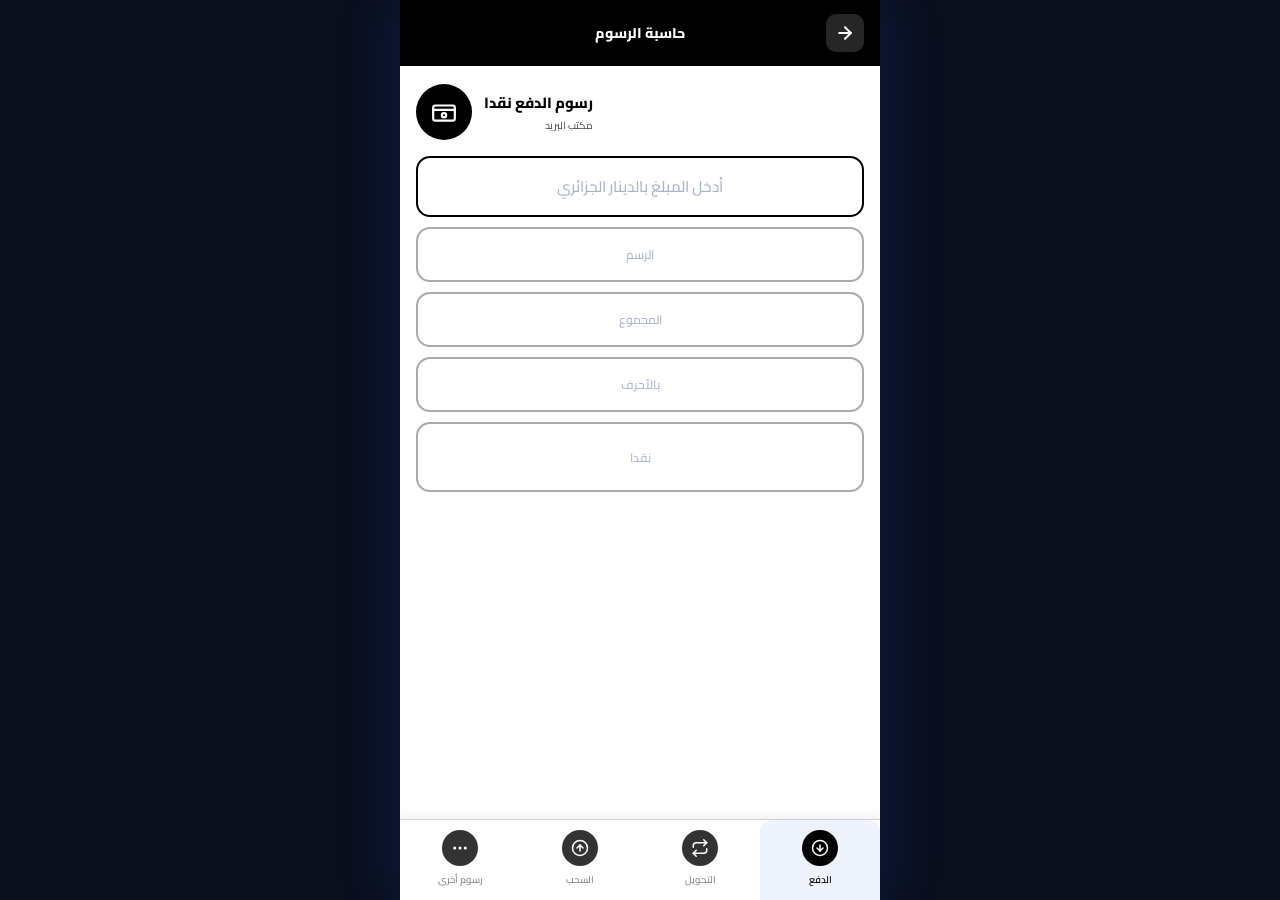
<file: pages/fees.html>
<!DOCTYPE html>
<html lang="ar" dir="rtl">
<head>
  <meta charset="UTF-8"/>
  <meta name="viewport" content="width=device-width, initial-scale=1.0, maximum-scale=1.0, user-scalable=no"/>
  <title>MY CCP – حاسبة الرسوم</title>
  <meta name="theme-color" content="#1b4fa8"/>
  <link rel="manifest" href="../manifest.json"/>
  <link rel="icon" type="image/x-icon" href="../favicon.ico"/>
  <link rel="icon" type="image/png" href="../icons/icon-192.png"/>
  <link rel="apple-touch-icon" href="../icons/icon-192.png"/>
  <link href="https://fonts.googleapis.com/css2?family=Cairo:wght@400;500;600;700;800&display=swap" rel="stylesheet"/>
  <link rel="stylesheet" href="../css/main.css"/>
  <style>
    /* ===== FEES PAGE SPECIFIC ===== */
    #fees-app {
      display: flex;
      flex-direction: column;
      height: 100dvh;
      background: var(--bg);
      font-family: 'Cairo', 'Segoe UI', system-ui, sans-serif;
      direction: rtl;
      transition: background var(--transition, 0.3s);
    }

    /* Header */
    .fees-header {
      background: var(--header-bg, linear-gradient(135deg, #1b4fa8, #2563eb));
      display: flex;
      align-items: center;
      justify-content: space-between;
      padding: 14px 16px;
      min-height: 56px;
    }
    .fees-header-title {
      font-size: 1.1rem;
      font-weight: 800;
      color: #ffffff;
      flex: 1;
      text-align: center;
    }
    .fees-back-btn {
      background: rgba(255,255,255,0.15);
      border: none;
      border-radius: 10px;
      width: 38px;
      height: 38px;
      display: flex;
      align-items: center;
      justify-content: center;
      color: #fff;
      cursor: pointer;
    }
    .fees-back-btn:hover { background: rgba(255,255,255,0.25); }

    /* OP Banner */
    .fees-op-banner {
      display: flex;
      align-items: center;
      justify-content: flex-end;
      gap: 12px;
      padding: 18px 16px 10px;
    }
    .fees-op-title { text-align: right; }
    .fees-op-title .op-name {
      font-size: 1.15rem;
      font-weight: 800;
      color: var(--accent);
      direction: rtl;
    }
    .fees-op-title .op-sub {
      font-size: 0.8rem;
      color: var(--text2);
      direction: rtl;
    }
    .fees-op-icon {
      width: 56px;
      height: 56px;
      border-radius: 50%;
      background: var(--accent);
      display: flex;
      align-items: center;
      justify-content: center;
      flex-shrink: 0;
    }
    .fees-op-icon svg { color: #fff; }

    /* Fields */
    .fees-fields {
      display: flex;
      flex-direction: column;
      gap: 10px;
      padding: 6px 16px 16px;
      flex: 1;
      overflow-y: auto;
    }
    .fees-field {
      background: var(--input-bg, #ffffff);
      border-radius: 14px;
      border: 2px solid var(--input-border, #c8d3ea);
      padding: 14px 16px;
      display: flex;
      align-items: center;
      justify-content: center;
      min-height: 52px;
      position: relative;
      transition: background var(--transition, 0.3s), border-color var(--transition, 0.3s);
    }
    .fees-field.amount-field {
      border-color: var(--accent, #2563eb);
      border-width: 2.5px;
    }
    .fees-field input {
      width: 100%;
      text-align: center;
      font-size: 1rem;
      font-weight: 700;
      color: var(--accent);
      font-family: inherit;
      background: transparent;
      border: none;
      outline: none;
    }
    .fees-field input::placeholder {
      color: #aab4c8;
      font-weight: 500;
    }
    .fees-field .field-label {
      position: absolute;
      inset-inline-end: 14px;
      font-size: 0.72rem;
      font-weight: 600;
      color: #aab4c8;
      pointer-events: none;
      display: none;
    }
    .fees-field.has-value .field-label { display: block; }
    .fees-field .field-value {
      text-align: center;
      font-size: 1rem;
      font-weight: 700;
      color: var(--accent);
      width: 100%;
      direction: ltr;
    }
    .fees-field .field-placeholder {
      font-size: 0.95rem;
      color: #aab4c8;
      font-weight: 500;
    }
    .fees-field.amount-field input { font-size: 1.2rem; }

    /* Copy icon */
    .fees-field .copy-icon {
      position: absolute;
      inset-inline-start: 12px;
      cursor: pointer;
      color: #aab4c8;
      display: none;
    }
    .fees-field.has-value .copy-icon { display: flex; }
    .fees-field .copy-icon:hover { color: var(--accent); }

    /* ===== CASH BREAKDOWN with coin/note images ===== */
    .cash-breakdown-wrap {
      width: 100%;
      display: flex;
      flex-direction: column;
      align-items: center;
      gap: 10px;
    }
    .cash-breakdown-items {
      display: flex;
      flex-wrap: wrap;
      justify-content: center;
      gap: 10px;
      width: 100%;
    }
    .cash-item {
      display: flex;
      flex-direction: column;
      align-items: center;
      gap: 4px;
      min-width: 60px;
    }
    .cash-item-img {
      width: 56px;
      height: 56px;
      border-radius: 50%;
      object-fit: cover;
      display: block;
    }
    .cash-item-img.note-img {
      width: 80px;
      height: 50px;
      border-radius: 6px;
    }
    .cash-item-count {
      font-size: 0.8rem;
      font-weight: 800;
      color: var(--accent);
      background: rgba(var(--accent-rgb, 27,79,168),0.1);
      border-radius: 20px;
      padding: 2px 8px;
    }
    .cash-item-label {
      font-size: 0.7rem;
      color: #888;
      font-weight: 600;
    }

    /* Bottom nav */
    .fees-bottom-nav {
      background: var(--nav-bg, #f5f5f5);
      display: flex;
      border-top: 1px solid var(--border, #e0e0e0);
      position: fixed;
      bottom: 0;
      left: 50%;
      transform: translateX(-50%);
      width: 100%;
      max-width: 480px;
      z-index: 100;
      padding-bottom: env(safe-area-inset-bottom, 0px);
      flex-shrink: 0;
      box-shadow: 0 -2px 12px rgba(0,0,0,0.08);
      transition: background var(--transition, 0.3s);
    }

    /* Compensate for fixed bottom nav */
    #fees-app { padding-bottom: calc(70px + env(safe-area-inset-bottom, 0px)); }
    .fees-nav-item {
      flex: 1;
      display: flex;
      flex-direction: column;
      align-items: center;
      justify-content: center;
      gap: 4px;
      padding: 10px 4px 12px;
      cursor: pointer;
      background: none;
      border: none;
      font-family: inherit;
      font-size: 0.75rem;
      font-weight: 600;
      color: #888;
      border-radius: 0;
      transition: color 0.2s;
    }
    .fees-nav-item.active {
      background: rgba(37,99,235,0.08);
      color: var(--accent);
      border-radius: 12px 12px 0 0;
    }
    .fees-nav-item .nav-icon-wrap {
      width: 36px;
      height: 36px;
      border-radius: 50%;
      background: #333;
      display: flex;
      align-items: center;
      justify-content: center;
      color: #fff;
    }
    .fees-nav-item.active .nav-icon-wrap { background: var(--accent); }

    /* Other fees info card */
    .fees-other-card {
      background: var(--input-bg, #fff);
      border-radius: 14px;
      padding: 16px;
      margin: 0 16px 12px;
      transition: background var(--transition, 0.3s);
    }
    .fees-other-title {
      font-size: 1rem;
      font-weight: 800;
      color: var(--accent);
      margin-bottom: 8px;
      text-align: right;
    }
    .fees-other-item {
      display: flex;
      justify-content: space-between;
      align-items: center;
      padding: 6px 0;
      border-bottom: 1px solid var(--border, #f0f0f0);
      font-size: 0.85rem;
    }
    .fees-other-item:last-child { border-bottom: none; }
    .fees-other-item .item-label { color: var(--text2); }
    .fees-other-item .item-amount { font-weight: 800; color: var(--accent); }

    /* back button: RTL → right side (exit right), LTR → left side (exit left) */
    body[data-lang="fr"] .fees-header,
    body[data-lang="en"] .fees-header {
      flex-direction: row-reverse;
    }
    body[data-lang="fr"] .fees-back-btn svg,
    body[data-lang="en"] .fees-back-btn svg {
      transform: scaleX(-1);
    }
  </style>
</head>
<body>
<div id="app-wrapper">
<div id="fees-app">

  <!-- Header -->
  <header class="fees-header">
    <button class="fees-back-btn" onclick="history.back()">
      <!-- Arrow always points toward exit: right in RTL, left in LTR -->
      <svg id="backArrowSvg" width="20" height="20" viewBox="0 0 24 24" fill="none" stroke="currentColor" stroke-width="2.5" stroke-linecap="round" stroke-linejoin="round">
        <line x1="5" y1="12" x2="19" y2="12"/><polyline points="12 5 19 12 12 19"/>
      </svg>
    </button>
    <div class="fees-header-title" data-i18n="fees_page_title">حاسبة الرسوم</div>
    <div style="width:38px;"></div>
  </header>

  <!-- Main scroll area -->
  <div style="flex:1;overflow-y:auto;display:flex;flex-direction:column;">

    <!-- OP Banner -->
    <div class="fees-op-banner" id="opBanner">
      <div class="fees-op-title">
        <div class="op-name" id="opName">رسوم الدفع نقدا</div>
        <div class="op-sub" id="opSub">مكتب البريد</div>
      </div>
      <div class="fees-op-icon" id="opIcon">
        <svg width="26" height="26" viewBox="0 0 24 24" fill="none" stroke="currentColor" stroke-width="2" stroke-linecap="round" stroke-linejoin="round">
          <rect x="2" y="6" width="20" height="14" rx="2"/>
          <path d="M2 10h20"/><circle cx="12" cy="15" r="2"/>
        </svg>
      </div>
    </div>

    <!-- Fields -->
    <div class="fees-fields" id="feesFields">
      <!-- Amount -->
      <div class="fees-field amount-field">
        <input type="number" id="amountInput" data-i18n-ph="enter_amount_ph" placeholder="أدخل المبلغ بالدينار الجزائري" inputmode="decimal" oninput="calcFees()"/>
      </div>
      <!-- Fee -->
      <div class="fees-field" id="feeField">
        <span class="field-placeholder" id="feePlaceholder" data-i18n="fees_field_fee">الرسم</span>
        <span class="field-value" id="feeValue" style="display:none;"></span>
        <span class="copy-icon" onclick="copyField('feeValue')">
          <svg width="16" height="16" viewBox="0 0 24 24" fill="none" stroke="currentColor" stroke-width="2" stroke-linecap="round" stroke-linejoin="round"><rect x="9" y="9" width="13" height="13" rx="2"/><path d="M5 15H4a2 2 0 0 1-2-2V4a2 2 0 0 1 2-2h9a2 2 0 0 1 2 2v1"/></svg>
        </span>
      </div>
      <!-- Total -->
      <div class="fees-field" id="totalField">
        <span class="field-placeholder" id="totalPlaceholder" data-i18n="fees_field_total">المجموع</span>
        <span class="field-value" id="totalValue" style="display:none;"></span>
        <span class="copy-icon" onclick="copyField('totalValue')">
          <svg width="16" height="16" viewBox="0 0 24 24" fill="none" stroke="currentColor" stroke-width="2" stroke-linecap="round" stroke-linejoin="round"><rect x="9" y="9" width="13" height="13" rx="2"/><path d="M5 15H4a2 2 0 0 1-2-2V4a2 2 0 0 1 2-2h9a2 2 0 0 1 2 2v1"/></svg>
        </span>
      </div>
      <!-- In words -->
      <div class="fees-field" id="wordsField">
        <span class="field-placeholder" id="wordsPlaceholder" data-i18n="fees_field_words">بالأحرف</span>
        <span class="field-value" id="wordsValue" style="display:none;font-size:0.85rem;"></span>
        <span class="copy-icon" onclick="copyField('wordsValue')">
          <svg width="16" height="16" viewBox="0 0 24 24" fill="none" stroke="currentColor" stroke-width="2" stroke-linecap="round" stroke-linejoin="round"><rect x="9" y="9" width="13" height="13" rx="2"/><path d="M5 15H4a2 2 0 0 1-2-2V4a2 2 0 0 1 2-2h9a2 2 0 0 1 2 2v1"/></svg>
        </span>
      </div>
      <!-- Cash/Naqdan with coin images -->
      <div class="fees-field" id="cashField" style="flex-direction:column; align-items:center; min-height:70px;">
        <span class="field-placeholder" id="cashPlaceholder" data-i18n="fees_field_cash">نقدا</span>
        <div id="cashBreakdownWrap" class="cash-breakdown-wrap" style="display:none;"></div>
      </div>
    </div>

    <!-- Other fees panel -->
    <div id="otherPanel" style="display:none;padding-bottom:8px;">
      <!-- ATM withdrawal fees -->
      <div class="fees-other-card">
        <div class="fees-other-title" data-i18n="fees_other_atm_title">رسوم السحب من الصراف الآلي</div>
        <div class="fees-other-item">
          <span class="item-amount" data-i18n="fees_other_atm_post_amount">30 دج/معاملة</span>
          <span class="item-label" data-i18n="fees_other_atm_post_label">السحب من موزع البريد</span>
        </div>
        <div class="fees-other-item">
          <span class="item-amount" data-i18n="fees_other_atm_bank_amount">35 دج/معاملة</span>
          <span class="item-label" data-i18n="fees_other_atm_bank_label">السحب من موزع البنك</span>
        </div>
      </div>
      <!-- Cardless withdrawal -->
      <div class="fees-other-card">
        <div class="fees-other-title" data-i18n="fees_other_nocard_title">رسوم السحب بدون بطاقة من الصراف الآلي</div>
        <div class="fees-other-item">
          <span class="item-amount" data-i18n="fees_other_nocard_amount">80 دج/معاملة</span>
          <span class="item-label" data-i18n="fees_other_nocard_label">السحب بدون بطاقة</span>
        </div>
      </div>
    </div>

  </div><!-- end scroll area -->

  <!-- Bottom Nav (4 tabs) -->
  <nav class="fees-bottom-nav">
    <button class="fees-nav-item active" id="tab-deposit" onclick="switchTab('deposit')">
      <div class="nav-icon-wrap">
        <svg width="18" height="18" viewBox="0 0 24 24" fill="none" stroke="currentColor" stroke-width="2" stroke-linecap="round" stroke-linejoin="round">
          <circle cx="12" cy="12" r="10"/><polyline points="8 12 12 16 16 12"/><line x1="12" y1="8" x2="12" y2="16"/>
        </svg>
      </div>
      <span data-i18n="fees_tab_deposit">الدفع</span>
    </button>
    <button class="fees-nav-item" id="tab-transfer" onclick="switchTab('transfer')">
      <div class="nav-icon-wrap">
        <svg width="18" height="18" viewBox="0 0 24 24" fill="none" stroke="currentColor" stroke-width="2" stroke-linecap="round" stroke-linejoin="round">
          <polyline points="17 1 21 5 17 9"/><path d="M3 11V9a4 4 0 0 1 4-4h14"/>
          <polyline points="7 23 3 19 7 15"/><path d="M21 13v2a4 4 0 0 1-4 4H3"/>
        </svg>
      </div>
      <span data-i18n="fees_tab_transfer">التحويل</span>
    </button>
    <button class="fees-nav-item" id="tab-withdrawal" onclick="switchTab('withdrawal')">
      <div class="nav-icon-wrap">
        <svg width="18" height="18" viewBox="0 0 24 24" fill="none" stroke="currentColor" stroke-width="2" stroke-linecap="round" stroke-linejoin="round">
          <circle cx="12" cy="12" r="10"/><polyline points="8 12 12 8 16 12"/><line x1="12" y1="16" x2="12" y2="8"/>
        </svg>
      </div>
      <span data-i18n="fees_tab_withdrawal">السحب</span>
    </button>
    <button class="fees-nav-item" id="tab-other" onclick="switchTab('other')">
      <div class="nav-icon-wrap">
        <svg width="18" height="18" viewBox="0 0 24 24" fill="none" stroke="currentColor" stroke-width="2" stroke-linecap="round" stroke-linejoin="round">
          <circle cx="12" cy="12" r="1"/><circle cx="19" cy="12" r="1"/><circle cx="5" cy="12" r="1"/>
        </svg>
      </div>
      <span data-i18n="fees_tab_other">رسوم أخرى</span>
    </button>
  </nav>

</div><!-- end fees-app -->
</div><!-- end app-wrapper -->
<div id="toast" class="toast"></div>

<script src="../js/i18n.js"></script>
<script src="../js/app.js"></script>
<script>
  // ===== FEES CALCULATION (Algérie Poste official rates) =====

  let currentTab = 'deposit';

  function calcDepositFee(amount) {
    if (amount <= 1000)   return 15;
    if (amount <= 5000)   return 20;
    if (amount <= 10000)  return 30;
    if (amount <= 50000)  return 50;
    if (amount <= 100000) return 100;
    return Math.max(150, Math.round(amount * 0.001));
  }

  function calcTransferFee(amount) {
    if (amount <= 10000)  return 30;
    if (amount <= 50000)  return 60;
    if (amount <= 100000) return 100;
    if (amount <= 500000) return 150;
    return Math.max(200, Math.round(amount * 0.0003));
  }

  function calcWithdrawalFee(amount) {
    if (amount <= 10000)  return 30;
    if (amount <= 50000)  return 50;
    if (amount <= 100000) return 80;
    return Math.max(100, Math.round(amount * 0.0008));
  }

  // ===== NUMBER TO ARABIC WORDS =====
  const ones = ['','واحد','اثنان','ثلاثة','أربعة','خمسة','ستة','سبعة','ثمانية','تسعة',
                 'عشرة','أحد عشر','اثنا عشر','ثلاثة عشر','أربعة عشر','خمسة عشر',
                 'ستة عشر','سبعة عشر','ثمانية عشر','تسعة عشر'];
  const tens = ['','عشرة','عشرون','ثلاثون','أربعون','خمسون','ستون','سبعون','ثمانون','تسعون'];
  const hundreds = ['','مئة','مئتان','ثلاثمئة','أربعمئة','خمسمئة','ستمئة','سبعمئة','ثمانمئة','تسعمئة'];

  function numToArabic(n) {
    n = Math.round(n);
    if (n === 0) return 'صفر';
    if (n < 0) return 'سالب ' + numToArabic(-n);
    let result = '';
    if (n >= 1000000) {
      const m = Math.floor(n / 1000000);
      if (m === 1) result += 'مليون ';
      else if (m === 2) result += 'مليونان ';
      else if (m <= 10) result += numToArabic(m) + ' ملايين ';
      else result += numToArabic(m) + ' مليون ';
      n %= 1000000;
      if (n > 0) result += 'و';
    }
    if (n >= 1000) {
      const k = Math.floor(n / 1000);
      if (k === 1) result += 'ألف ';
      else if (k === 2) result += 'ألفان ';
      else if (k <= 10) result += numToArabic(k) + ' آلاف ';
      else result += numToArabic(k) + ' ألف ';
      n %= 1000;
      if (n > 0) result += 'و';
    }
    if (n >= 100) {
      result += hundreds[Math.floor(n / 100)] + ' ';
      n %= 100;
      if (n > 0) result += 'و';
    }
    if (n >= 20) {
      result += tens[Math.floor(n / 10)] + ' ';
      n %= 10;
      if (n > 0) result += 'و' + ones[n] + ' ';
    } else if (n > 0) {
      result += ones[n] + ' ';
    }
    return result.trim();
  }

  // ===== NUMBER TO FRENCH WORDS =====
  const onesFr = ['','un','deux','trois','quatre','cinq','six','sept','huit','neuf',
    'dix','onze','douze','treize','quatorze','quinze','seize','dix-sept','dix-huit','dix-neuf'];
  const tensFr = ['','dix','vingt','trente','quarante','cinquante','soixante','soixante','quatre-vingts','quatre-vingt'];

  function numToFrench(n) {
    n = Math.round(n);
    if (n === 0) return 'zéro';
    if (n < 0) return 'moins ' + numToFrench(-n);
    let result = '';
    if (n >= 1000000) {
      const m = Math.floor(n / 1000000);
      result += (m === 1 ? 'un million' : numToFrench(m) + ' millions') + ' ';
      n %= 1000000;
      if (n > 0) result += '';
    }
    if (n >= 1000) {
      const k = Math.floor(n / 1000);
      result += (k === 1 ? 'mille' : numToFrench(k) + ' mille') + ' ';
      n %= 1000;
    }
    if (n >= 100) {
      const h = Math.floor(n / 100);
      result += (h === 1 ? 'cent' : onesFr[h] + ' cent') + ' ';
      n %= 100;
    }
    if (n >= 80 && n < 90) {
      result += 'quatre-vingt-' + onesFr[n - 80] + ' ';
    } else if (n >= 70 && n < 80) {
      result += 'soixante-' + onesFr[n - 60] + ' ';
    } else if (n >= 20) {
      const t = Math.floor(n / 10);
      const o = n % 10;
      result += tensFr[t] + (o > 0 ? (o === 1 && t < 8 ? '-et-un' : '-' + onesFr[o]) : '') + ' ';
    } else if (n > 0) {
      result += onesFr[n] + ' ';
    }
    return result.trim();
  }

  // ===== NUMBER TO ENGLISH WORDS =====
  const onesEn = ['','one','two','three','four','five','six','seven','eight','nine',
    'ten','eleven','twelve','thirteen','fourteen','fifteen','sixteen','seventeen','eighteen','nineteen'];
  const tensEn = ['','ten','twenty','thirty','forty','fifty','sixty','seventy','eighty','ninety'];

  function numToEnglish(n) {
    n = Math.round(n);
    if (n === 0) return 'zero';
    if (n < 0) return 'minus ' + numToEnglish(-n);
    let result = '';
    if (n >= 1000000) {
      result += numToEnglish(Math.floor(n / 1000000)) + ' million ';
      n %= 1000000;
    }
    if (n >= 1000) {
      result += numToEnglish(Math.floor(n / 1000)) + ' thousand ';
      n %= 1000;
    }
    if (n >= 100) {
      result += onesEn[Math.floor(n / 100)] + ' hundred ';
      n %= 100;
    }
    if (n >= 20) {
      result += tensEn[Math.floor(n / 10)] + (n % 10 ? '-' + onesEn[n % 10] : '') + ' ';
    } else if (n > 0) {
      result += onesEn[n] + ' ';
    }
    return result.trim();
  }

  // ===== AMOUNT IN WORDS (locale-aware) — EDIT 6 =====
  function amountInWords(total) {
    const lang = window.APP_LANG || 'ar';
    if (lang === 'fr') {
      return numToFrench(total) + ' dinars algériens (DZD)';
    } else if (lang === 'en') {
      return numToEnglish(total) + ' Algerian dinars (DZD)';
    } else {
      return numToArabic(total) + ' دينار جزائري';
    }
  }

  // ===== CURRENCY LABEL (DZD vs دج) — EDIT 6 =====
  function getCurrencyLabel() {
    const lang = window.APP_LANG || 'ar';
    return (lang === 'fr' || lang === 'en') ? ' DZD' : ' دج';
  }

  // ===== ALGERIAN CURRENCY DATA =====
  const CURRENCY_IMG = {
    2000: { isNote: true,  src: '../images/currency/2000dz.jpg' },
    1000: { isNote: true,  src: '../images/currency/1000dz.jpg' },
    500:  { isNote: true,  src: '../images/currency/500dz.jpg'  },
    200:  { isNote: false, src: '../images/currency/200dz.jpg'  },
    100:  { isNote: false, src: '../images/currency/100dz.jpg'  },
    50:   { isNote: false, src: '../images/currency/50dz.jpg'   },
    20:   { isNote: false, src: '../images/currency/20dz.jpg'   },
    10:   { isNote: false, src: '../images/currency/10dz.jpg'   },
    5:    { isNote: false, src: '../images/currency/5dz.jpg'    },
    2:    { isNote: false, src: '../images/currency/2dz.jpg'    },
    1:    { isNote: false, src: '../images/currency/1dz.jpg'    },
  };

  const DENOMINATIONS = [2000, 1000, 500, 200, 100, 50, 20, 10, 5, 2, 1];

  function cashBreakdown(amount) {
    amount = Math.round(amount);
    const parts = [];
    for (const denom of DENOMINATIONS) {
      const count = Math.floor(amount / denom);
      if (count > 0) {
        parts.push({ denom, count });
        amount -= denom * count;
      }
    }
    return parts;
  }

  function renderCashBreakdown(total) {
    const parts = cashBreakdown(total);
    const wrap = document.getElementById('cashBreakdownWrap');
    const ph   = document.getElementById('cashPlaceholder');

    if (!parts.length) {
      wrap.style.display = 'none';
      ph.style.display = 'block';
      return;
    }

    ph.style.display = 'none';
    wrap.style.display = 'flex';

    const ns = localStorage.getItem('appNumeral') || 'western';
    wrap.innerHTML = `<div class="cash-breakdown-items">${
      parts.map(({ denom, count }) => {
        const info = CURRENCY_IMG[denom] || CURRENCY_IMG[1];
        const isNote = info.isNote;
        const imgStyle = isNote
          ? 'width:88px;height:55px;object-fit:cover;border-radius:5px;'
          : 'width:60px;height:60px;object-fit:cover;border-radius:50%;';
        return `<div class="cash-item">
          <div style="display:flex;align-items:center;justify-content:center;">
            <img src="${info.src}" alt="${denom} دج" style="${imgStyle}box-shadow:0 2px 6px rgba(0,0,0,0.25);" loading="lazy"/>
          </div>
          <span class="cash-item-count">×${convertNumerals(count, ns)}</span>
          <span class="cash-item-label">${convertNumerals(denom, ns)}${getCurrencyLabel()}</span>
        </div>`;
      }).join('')
    }</div>`;
  }

  // ===== UI =====
  const OP_ICONS = {
    deposit: `<svg width="26" height="26" viewBox="0 0 24 24" fill="none" stroke="currentColor" stroke-width="2" stroke-linecap="round" stroke-linejoin="round">
        <rect x="2" y="6" width="20" height="14" rx="2"/>
        <path d="M2 10h20"/><circle cx="12" cy="15" r="2"/>
      </svg>`,
    transfer: `<svg width="26" height="26" viewBox="0 0 24 24" fill="none" stroke="currentColor" stroke-width="2" stroke-linecap="round" stroke-linejoin="round">
        <polyline points="17 1 21 5 17 9"/><path d="M3 11V9a4 4 0 0 1 4-4h14"/>
        <polyline points="7 23 3 19 7 15"/><path d="M21 13v2a4 4 0 0 1-4 4H3"/>
      </svg>`,
    withdrawal: `<svg width="26" height="26" viewBox="0 0 24 24" fill="none" stroke="currentColor" stroke-width="2" stroke-linecap="round" stroke-linejoin="round">
        <rect x="2" y="5" width="20" height="14" rx="2"/><line x1="2" y1="10" x2="22" y2="10"/>
        <line x1="6" y1="15" x2="10" y2="15"/>
      </svg>`,
    other: `<svg width="26" height="26" viewBox="0 0 24 24" fill="none" stroke="currentColor" stroke-width="2" stroke-linecap="round" stroke-linejoin="round">
        <circle cx="12" cy="12" r="1"/><circle cx="19" cy="12" r="1"/><circle cx="5" cy="12" r="1"/>
      </svg>`
  };

  function switchTab(tab) {
    currentTab = tab;
    document.querySelectorAll('.fees-nav-item').forEach(el => {
      el.classList.toggle('active', el.id === 'tab-' + tab);
    });
    document.getElementById('opName').textContent = t('fees_op_' + tab + '_name');
    document.getElementById('opSub').textContent = t('fees_op_' + tab + '_sub');
    document.getElementById('opIcon').innerHTML = OP_ICONS[tab] || OP_ICONS['deposit'];
    const isOther = tab === 'other';
    document.getElementById('feesFields').style.display = isOther ? 'none' : 'flex';
    document.getElementById('otherPanel').style.display = isOther ? 'block' : 'none';
    document.getElementById('opBanner').style.display = 'flex';
    if (!isOther) calcFees();
  }

  function calcFees() {
    const amountRaw = parseFloat(document.getElementById('amountInput').value);
    const amount = isNaN(amountRaw) || amountRaw <= 0 ? 0 : amountRaw;

    let fee = 0;
    if (amount > 0) {
      if (currentTab === 'deposit')    fee = calcDepositFee(amount);
      if (currentTab === 'transfer')   fee = calcTransferFee(amount);
      if (currentTab === 'withdrawal') fee = calcWithdrawalFee(amount);
    }
    const total = amount + fee;

    function setField(placeholderId, valueId, fieldId, text) {
      const ph = document.getElementById(placeholderId);
      const vl = document.getElementById(valueId);
      const fd = document.getElementById(fieldId);
      if (amount > 0) {
        ph.style.display = 'none';
        vl.style.display = 'block';
        vl.textContent = text;
        if (fd) fd.classList.add('has-value');
      } else {
        ph.style.display = 'block';
        vl.style.display = 'none';
        if (fd) fd.classList.remove('has-value');
      }
    }

    const currLabel = getCurrencyLabel();
    const numStyle = localStorage.getItem('appNumeral') || 'western';
    setField('feePlaceholder',  'feeValue',  'feeField',  convertNumerals(fee.toLocaleString('ar-DZ'), numStyle) + currLabel);
    setField('totalPlaceholder','totalValue','totalField', convertNumerals(total.toLocaleString('ar-DZ'), numStyle) + currLabel);
    setField('wordsPlaceholder','wordsValue','wordsField', amount > 0 ? amountInWords(total) : '');

    // Cash field — render coin/note visuals
    if (amount > 0) {
      document.getElementById('cashField').classList.add('has-value');
      renderCashBreakdown(total);
    } else {
      document.getElementById('cashField').classList.remove('has-value');
      document.getElementById('cashBreakdownWrap').style.display = 'none';
      document.getElementById('cashPlaceholder').style.display = 'block';
    }
  }

  function copyField(id) {
    const el = document.getElementById(id);
    if (el && el.textContent) copyText(el.textContent);
  }

  // Init
  document.addEventListener('DOMContentLoaded', () => {
    switchTab('deposit');
  });

  // Re-calculate when language changes so DZD/دج and words update
  window.addEventListener('langChanged', () => {
    if (currentTab !== 'other') calcFees();
  });

  // Re-calculate when numeral style changes so numbers update
  window.addEventListener('numeralChanged', () => {
    if (currentTab !== 'other') calcFees();
  });
</script>
</body>
</html>
</file>
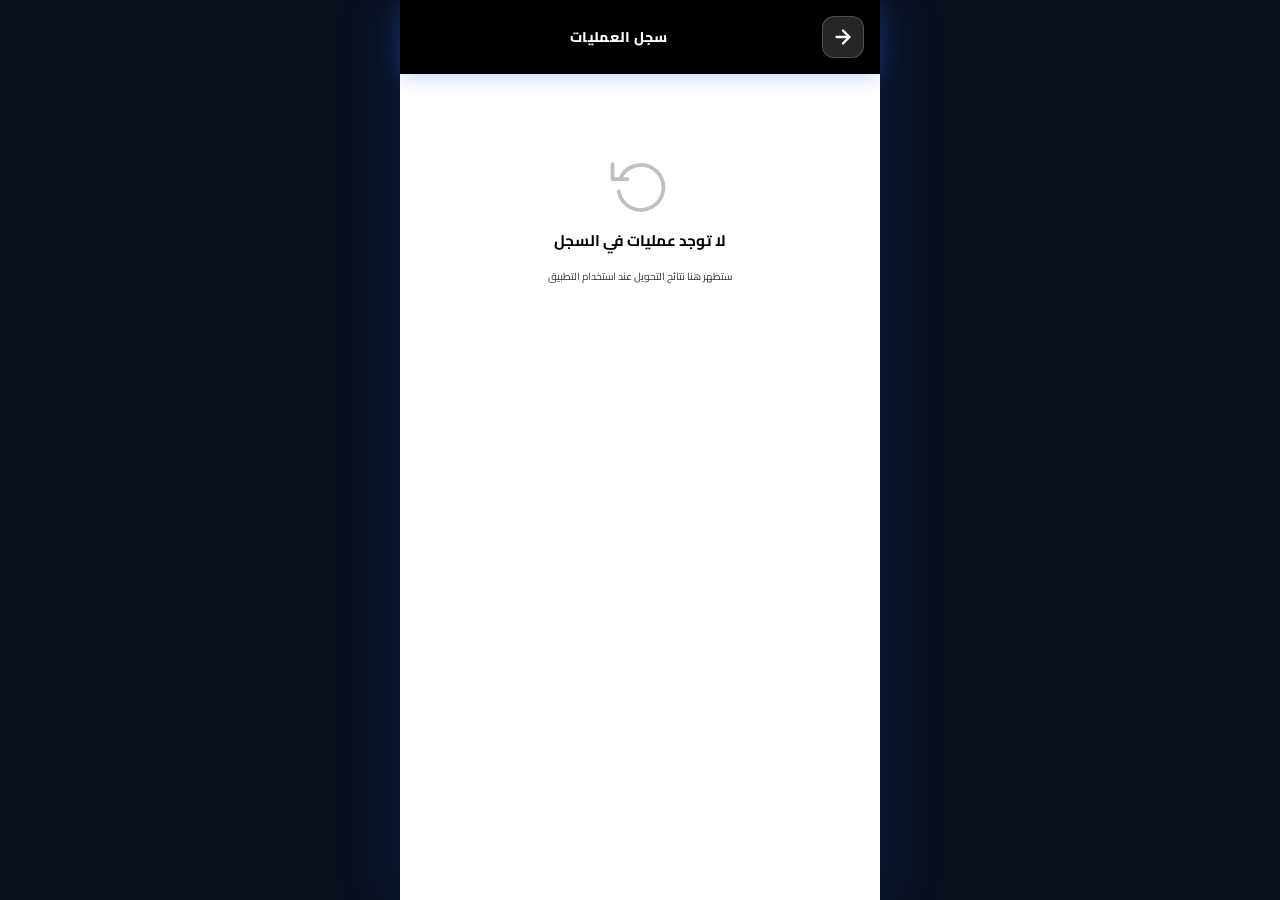
<file: pages/history.html>
<!DOCTYPE html>
<html lang="ar" dir="rtl">
<head>
  <meta charset="UTF-8"/>
  <meta name="viewport" content="width=device-width, initial-scale=1.0, maximum-scale=1.0, user-scalable=no"/>
  <title>MY CCP – السجل</title>
  <meta name="theme-color" content="#1e3a8a"/>
  <link rel="manifest" href="../manifest.json"/>
  <link rel="icon" type="image/x-icon" href="../favicon.ico"/>
  <link rel="icon" type="image/png" href="../icons/icon-192.png"/>
  <link rel="apple-touch-icon" href="../icons/icon-192.png"/>
  <link href="https://fonts.googleapis.com/css2?family=Cairo:wght@400;500;600;700;800&display=swap" rel="stylesheet"/>
  <link rel="stylesheet" href="../css/main.css"/>
</head>
<body>
<div id="app-wrapper">
<div id="app">

  <!-- SUBPAGE HEADER -->
  <header class="subpage-header">
    <button class="back-btn" onclick="history.back()">
      <svg width="22" height="22" viewBox="0 0 24 24" fill="none" stroke="currentColor" stroke-width="2.5" stroke-linecap="round" stroke-linejoin="round">
        <line x1="19" y1="12" x2="5" y2="12"/>
        <polyline points="12 19 5 12 12 5"/>
      </svg>
    </button>
    <div class="subpage-title" data-i18n="history_title">سجل العمليات</div>
    <div style="display:flex;gap:6px;align-items:center;">
      <button class="subpage-action-btn" id="histSearchBtn" onclick="toggleHistSearch()" style="display:none;">
        <svg width="22" height="22" viewBox="0 0 24 24" fill="none" stroke="currentColor" stroke-width="2" stroke-linecap="round" stroke-linejoin="round"><circle cx="11" cy="11" r="8"/><line x1="21" y1="21" x2="16.65" y2="16.65"/></svg>
      </button>
      <button class="subpage-action-btn" id="histMenuBtn" onclick="openHistMenu(event)" style="display:none;">
        <svg width="20" height="20" viewBox="0 0 24 24" fill="none" stroke="currentColor" stroke-width="2.5" stroke-linecap="round" stroke-linejoin="round">
          <circle cx="12" cy="5" r="1.2" fill="currentColor" stroke="none"/>
          <circle cx="12" cy="12" r="1.2" fill="currentColor" stroke="none"/>
          <circle cx="12" cy="19" r="1.2" fill="currentColor" stroke="none"/>
        </svg>
      </button>
    </div>
  </header>

  <!-- MAIN -->
  <main class="main-content subpage-content">
    <!-- Search bar -->
    <div id="histSearchBar" class="search-bar" style="display:none;">
      <svg width="18" height="18" viewBox="0 0 24 24" fill="none" stroke="currentColor" stroke-width="2" stroke-linecap="round" stroke-linejoin="round"><circle cx="11" cy="11" r="8"/><line x1="21" y1="21" x2="16.65" y2="16.65"/></svg>
      <input type="text" id="histSearchInput" data-i18n-ph="search_placeholder" placeholder="بحث..." oninput="renderHistory()"/>
    </div>
    <!-- Selection bar -->
    <div class="selection-bar" id="selectionBar">
      <span id="selectionCount">0 <span data-i18n="selected_count">محدد</span></span>
      <div class="selection-bar-actions">
        <button class="selection-bar-btn" onclick="cancelSelection()" data-i18n="cancel_selection">إلغاء</button>
        <button class="selection-bar-btn danger" onclick="deleteSelected()" data-i18n="delete_selected">حذف</button>
      </div>
    </div>
    <div id="historyList"></div>
  </main>

</div>

<!-- Header dropdown -->
<div class="dropdown-menu" id="histDropdown" style="display:none;">
  <button class="dropdown-item" onclick="startSelectAll(); closeHistMenu();">
    <svg width="17" height="17" viewBox="0 0 24 24" fill="none" stroke="currentColor" stroke-width="2" stroke-linecap="round" stroke-linejoin="round"><rect x="3" y="3" width="18" height="18" rx="3"/><polyline points="9 12 11 14 15 10"/></svg>
    <span data-i18n="select_all">تحديد الكل</span>
  </button>
  <div class="dropdown-divider"></div>
  <button class="dropdown-item danger" onclick="confirmClearHistory(); closeHistMenu();">
    <svg width="17" height="17" viewBox="0 0 24 24" fill="none" stroke="currentColor" stroke-width="2" stroke-linecap="round" stroke-linejoin="round"><polyline points="3 6 5 6 21 6"/><path d="M19 6l-1 14a2 2 0 0 1-2 2H8a2 2 0 0 1-2-2L5 6"/><path d="M10 11v6"/><path d="M14 11v6"/></svg>
    <span data-i18n="history_clear">مسح السجل</span>
  </button>
</div>

<!-- Per-item dropdown -->
<div class="dropdown-menu" id="itemDropdown" style="display:none;">
  <button class="dropdown-item" onclick="itemDdAction('copy')">
    <svg width="17" height="17" viewBox="0 0 24 24" fill="none" stroke="currentColor" stroke-width="2" stroke-linecap="round" stroke-linejoin="round"><rect x="9" y="9" width="13" height="13" rx="2"/><path d="M5 15H4a2 2 0 0 1-2-2V4a2 2 0 0 1 2-2h9a2 2 0 0 1 2 2v1"/></svg>
    <span data-i18n="copy">نسخ الريب</span>
  </button>
  <button class="dropdown-item" onclick="itemDdAction('share')">
    <svg width="17" height="17" viewBox="0 0 24 24" fill="none" stroke="currentColor" stroke-width="2" stroke-linecap="round" stroke-linejoin="round"><circle cx="18" cy="5" r="3"/><circle cx="6" cy="12" r="3"/><circle cx="18" cy="19" r="3"/><line x1="8.59" y1="13.51" x2="15.42" y2="17.49"/><line x1="15.41" y1="6.51" x2="8.59" y2="10.49"/></svg>
    <span data-i18n="share">مشاركة</span>
  </button>
  <button class="dropdown-item" onclick="itemDdAction('select')">
    <svg width="17" height="17" viewBox="0 0 24 24" fill="none" stroke="currentColor" stroke-width="2" stroke-linecap="round" stroke-linejoin="round"><rect x="3" y="3" width="18" height="18" rx="3"/><polyline points="9 12 11 14 15 10"/></svg>
    <span data-i18n="select_all">تحديد</span>
  </button>
  <div class="dropdown-divider"></div>
  <button class="dropdown-item danger" onclick="itemDdAction('delete')">
    <svg width="17" height="17" viewBox="0 0 24 24" fill="none" stroke="currentColor" stroke-width="2" stroke-linecap="round" stroke-linejoin="round"><polyline points="3 6 5 6 21 6"/><path d="M19 6l-1 14a2 2 0 0 1-2 2H8a2 2 0 0 1-2-2L5 6"/><path d="M10 11v6"/><path d="M14 11v6"/><path d="M9 6V4a1 1 0 0 1 1-1h4a1 1 0 0 1 1 1v2"/></svg>
    <span data-i18n="delete">حذف</span>
  </button>
</div>

</div><!-- end #app-wrapper -->
<div id="toast" class="toast"></div>

<script src="../js/i18n.js"></script>
<script src="../js/app.js"></script>
<script>
  // ===== HISTORY STORAGE =====
  function getHistory() {
    try { return JSON.parse(localStorage.getItem('ripHistory') || '[]'); } catch { return []; }
  }
  function saveHistory(h) { localStorage.setItem('ripHistory', JSON.stringify(h)); }
  function clearHistory() { localStorage.removeItem('ripHistory'); }

  let selectionMode = false;
  let selectedIdxs = new Set();
  let activeItemIdx = null;

  function formatDate(dateStr) {
    if (!dateStr) return '';
    try {
      const frMatch = dateStr.match(/(\d{2})\/(\d{2})\/(\d{4}),?\s*(\d{2}):(\d{2})/);
      if (frMatch) {
        return `${frMatch[1]}.${frMatch[2]}.${frMatch[3]} ${frMatch[4]}:${frMatch[5]}`;
      }
      const d = new Date(dateStr);
      if (isNaN(d.getTime())) return dateStr;
      const dd = String(d.getDate()).padStart(2,'0');
      const mm = String(d.getMonth()+1).padStart(2,'0');
      const yyyy = d.getFullYear();
      const hh = String(d.getHours()).padStart(2,'0');
      const min = String(d.getMinutes()).padStart(2,'0');
      return `${dd}.${mm}.${yyyy} ${hh}:${min}`;
    } catch { return dateStr; }
  }

  function formatRIP(rip) {
    if (!rip || rip.length < 20) return rip;
    return rip.slice(0,2)+' '+rip.slice(2,7)+' '+rip.slice(7,17)+' '+rip.slice(17,20);
  }

  function confirmClearHistory() {
    showConfirmModal(t('confirm_clear_history'), t('confirm_clear_history_msg'), () => {
      clearHistory();
      renderHistory();
      showToast(t('deleted'));
    });
  }

  function renderHistory() {
    const all = getHistory();
    const list = document.getElementById('historyList');
    const menuBtn = document.getElementById('histMenuBtn');

    if (all.length === 0) {
      menuBtn.style.display = 'none';
      document.getElementById('histSearchBtn').style.display = 'none';
      list.innerHTML = `
        <div class="empty-state">
          <svg width="60" height="60" viewBox="0 0 24 24" fill="none" stroke="currentColor" stroke-width="1.5" stroke-linecap="round" stroke-linejoin="round">
            <polyline points="1 4 1 10 7 10"/>
            <path d="M3.51 15a9 9 0 1 0 .49-4.95"/>
          </svg>
          <p class="empty-title" data-i18n="history_empty">${t('history_empty')}</p>
          <p style="font-size:0.8rem;" data-i18n="history_empty_sub">${t('history_empty_sub')}</p>
        </div>`;
      return;
    }

    menuBtn.style.display = 'flex';
    document.getElementById('histSearchBtn').style.display = 'flex';

    const q = (document.getElementById('histSearchInput')?.value || '').toLowerCase().trim();
    const filtered = q ? all.filter(item =>
      (item.ccp||'').toLowerCase().includes(q) ||
      (item.rip||'').toLowerCase().includes(q) ||
      (item.name||'').toLowerCase().includes(q)
    ) : all;

    list.innerHTML = filtered.map((item, i) => {
      const isSelected = selectedIdxs.has(i);
      return `
      <div class="account-card animate-in ${isSelected ? 'selected' : ''}" id="hcard-${i}" style="animation-delay:${i * 0.04}s">
        <!-- Checkbox -->
        <div class="account-checkbox ${selectionMode ? 'visible' : ''} ${isSelected ? 'checked' : ''}"
             id="hchk-${i}" onclick="toggleSelect(${i})">
          <svg width="13" height="13" viewBox="0 0 24 24" fill="none" stroke="white" stroke-width="3" stroke-linecap="round" stroke-linejoin="round"><polyline points="20 6 9 17 4 12"/></svg>
        </div>

        <!-- Card Top: chip + name | CCP number -->
        <div style="display:flex;align-items:flex-start;justify-content:space-between;margin-bottom:10px;gap:8px;">
          <div style="display:flex;align-items:center;gap:8px;min-width:0;flex:1;">
            <svg width="28" height="21" viewBox="0 0 34 26" fill="none" xmlns="http://www.w3.org/2000/svg" style="flex-shrink:0;">
              <rect x="1" y="1" width="32" height="24" rx="4" fill="#d4af37" stroke="#b8960a" stroke-width="1"/>
              <line x1="12" y1="1" x2="12" y2="25" stroke="#b8960a" stroke-width="1"/>
              <line x1="22" y1="1" x2="22" y2="25" stroke="#b8960a" stroke-width="1"/>
              <line x1="1" y1="9" x2="33" y2="9" stroke="#b8960a" stroke-width="1"/>
              <line x1="1" y1="17" x2="33" y2="17" stroke="#b8960a" stroke-width="1"/>
              <rect x="12" y="9" width="10" height="8" rx="1" fill="#c9a227" stroke="#b8960a" stroke-width="0.5"/>
            </svg>
            ${item.name ? `<span style="font-size:1rem;font-weight:800;color:#ffffff;letter-spacing:0.5px;overflow:hidden;text-overflow:ellipsis;white-space:nowrap;">${item.name}</span>` : ''}
          </div>
          <div style="text-align:end;flex-shrink:0;">
            <div style="font-size:0.65rem;color:rgba(255,255,255,0.65);letter-spacing:1.5px;text-transform:uppercase;margin-bottom:2px;">CCP</div>
            <div style="font-size:1.1rem;font-weight:800;color:#ffffff;direction:ltr;unicode-bidi:bidi-override;letter-spacing:1.5px;">${item.ccp}</div>
          </div>
        </div>

        <!-- Keys row -->
        <div class="key-row" style="margin-bottom:8px;">
          <div style="display:flex;align-items:center;gap:5px;">
            <svg width="12" height="12" viewBox="0 0 24 24" fill="none" stroke="rgba(255,255,255,0.7)" stroke-width="2" stroke-linecap="round" stroke-linejoin="round"><circle cx="7.5" cy="15.5" r="5.5"/><path d="M21 2l-9.6 9.6"/><path d="M15.5 7.5l3 3L22 7l-3-3"/></svg>
            <span style="font-size:0.8rem;color:rgba(255,255,255,0.7);">${t('ccp_key_label')}</span>
            <span class="key-badge">${item.ccpKey}</span>
          </div>
          <span class="key-row-sep" style="color:rgba(255,255,255,0.3);">|</span>
          <div style="display:flex;align-items:center;gap:5px;">
            <svg width="12" height="12" viewBox="0 0 24 24" fill="none" stroke="rgba(255,255,255,0.7)" stroke-width="2" stroke-linecap="round" stroke-linejoin="round"><circle cx="7.5" cy="15.5" r="5.5"/><path d="M21 2l-9.6 9.6"/><path d="M15.5 7.5l3 3L22 7l-3-3"/></svg>
            <span style="font-size:0.8rem;color:rgba(255,255,255,0.7);">${t('rip_key_label')}</span>
            <span class="key-badge" style="background:rgba(255,180,0,0.2);color:#ffd966;border-color:rgba(255,180,0,0.3);">${item.ripKey}</span>
          </div>
        </div>

        <!-- RIP number - clickable to copy -->
        <div style="background:rgba(0,0,0,0.25);border-radius:10px;padding:7px 12px;margin-bottom:8px;cursor:pointer;" onclick='copyText("${item.rip}")'>
          <div style="font-size:0.75rem;color:rgba(255,255,255,0.6);margin-bottom:2px;letter-spacing:1.5px;">RIP</div>
          <div class="rip-value" style="font-size:1.1rem;font-weight:800;color:#93c5fd;direction:ltr;unicode-bidi:bidi-override;letter-spacing:1.5px;">${formatRIP(item.rip)}</div>
        </div>

        <!-- Actions -->
        <div class="account-actions">
          <span class="account-date">${formatDate(item.date)}</span>
          <button class="dots-btn" onclick="openItemMenu(event, ${i})" title="...">
            <svg width="18" height="18" viewBox="0 0 24 24" fill="none" stroke="rgba(255,255,255,0.8)" stroke-width="2.5" stroke-linecap="round" stroke-linejoin="round">
              <circle cx="12" cy="5" r="1.2" fill="rgba(255,255,255,0.8)" stroke="none"/>
              <circle cx="12" cy="12" r="1.2" fill="rgba(255,255,255,0.8)" stroke="none"/>
              <circle cx="12" cy="19" r="1.2" fill="rgba(255,255,255,0.8)" stroke="none"/>
            </svg>
          </button>
        </div>
      </div>
    `}).join('');
  }

  // ===== POSITION DROPDOWN (smart: stays inside viewport) =====
  function positionDropdown(menu, triggerRect) {
    menu.style.display = 'block';
    menu.style.left = '0px';
    menu.style.top = '0px';
    menu.style.right = 'auto';
    menu.style.bottom = 'auto';

    const menuW = menu.offsetWidth || 200;
    const menuH = menu.offsetHeight || 160;
    const vw = window.innerWidth;
    const vh = window.innerHeight;

    let left = triggerRect.right - menuW;
    if (left < 8) left = 8;
    if (left + menuW > vw - 8) left = vw - menuW - 8;

    let top;
    const spaceBelow = vh - triggerRect.bottom - 8;
    if (spaceBelow >= menuH || spaceBelow >= 120) {
      top = triggerRect.bottom + 4;
    } else {
      top = triggerRect.top - menuH - 4;
      if (top < 8) top = 8;
    }

    menu.style.left = left + 'px';
    menu.style.top = top + 'px';
    menu.style.right = 'auto';
    menu.style.bottom = 'auto';
  }

  // ===== HEADER MENU =====
  function openHistMenu(e) {
    e.stopPropagation();
    closeItemMenu();
    const menu = document.getElementById('histDropdown');
    positionDropdown(menu, e.currentTarget.getBoundingClientRect());
  }
  function closeHistMenu() { document.getElementById('histDropdown').style.display = 'none'; }

  // ===== ITEM MENU =====
  function openItemMenu(e, idx) {
    e.stopPropagation();
    closeHistMenu();
    activeItemIdx = idx;
    const menu = document.getElementById('itemDropdown');
    positionDropdown(menu, e.currentTarget.getBoundingClientRect());
  }
  function closeItemMenu() { document.getElementById('itemDropdown').style.display = 'none'; activeItemIdx = null; }

  function itemDdAction(action) {
    const idx = activeItemIdx;
    closeItemMenu();
    if (idx === null) return;
    const all = getHistory();
    const item = all[idx];
    if (!item) return;
    if (action === 'copy') copyText(item.rip);
    else if (action === 'share') shareText(item.rip, 'RIP');
    else if (action === 'delete') {
      showConfirmModal(t('confirm_delete'), t('confirm_delete_msg'), () => {
        all.splice(idx, 1);
        saveHistory(all);
        showToast(t('deleted'));
        renderHistory();
      });
    }
    else if (action === 'select') {
      enterSelectionMode();
      toggleSelect(idx);
    }
  }

  // ===== SELECTION =====
  function enterSelectionMode() {
    selectionMode = true;
    document.getElementById('selectionBar').classList.add('visible');
    renderHistory();
    updateSelectionBar();
  }

  function cancelSelection() {
    selectionMode = false;
    selectedIdxs.clear();
    document.getElementById('selectionBar').classList.remove('visible');
    renderHistory();
  }

  function startSelectAll() {
    const all = getHistory();
    enterSelectionMode();
    all.forEach((_, i) => selectedIdxs.add(i));
    renderHistory();
    updateSelectionBar();
  }

  function toggleSelect(idx) {
    if (!selectionMode) enterSelectionMode();
    if (selectedIdxs.has(idx)) selectedIdxs.delete(idx);
    else selectedIdxs.add(idx);
    const card = document.getElementById('hcard-'+idx);
    const chk = document.getElementById('hchk-'+idx);
    if (card) card.classList.toggle('selected', selectedIdxs.has(idx));
    if (chk) chk.classList.toggle('checked', selectedIdxs.has(idx));
    updateSelectionBar();
    if (selectedIdxs.size === 0) cancelSelection();
  }

  function updateSelectionBar() {
    document.getElementById('selectionCount').innerHTML =
      selectedIdxs.size + ' <span>' + t('selected_count') + '</span>';
  }

  function deleteSelected() {
    if (selectedIdxs.size === 0) { showToast(t('no_selection')); return; }
    showConfirmModal(t('confirm_delete_history_selected'), t('confirm_delete_history_selected_msg'), () => {
      let all = getHistory().filter((_, i) => !selectedIdxs.has(i));
      saveHistory(all);
      cancelSelection();
      showToast(t('deleted'));
      renderHistory();
    });
  }

  document.addEventListener('click', function(e) {
    if (!e.target.closest('#histDropdown') && !e.target.closest('#histMenuBtn'))
      closeHistMenu();
    if (!e.target.closest('#itemDropdown') && !e.target.closest('.dots-btn'))
      closeItemMenu();
  });

  function toggleHistSearch() {
    const bar = document.getElementById('histSearchBar');
    const inp = document.getElementById('histSearchInput');
    if (bar.style.display === 'none') {
      bar.style.display = 'flex';
      inp.focus();
    } else {
      bar.style.display = 'none';
      inp.value = '';
      renderHistory();
    }
  }

  renderHistory();
</script>
</body>
</html>
</file>
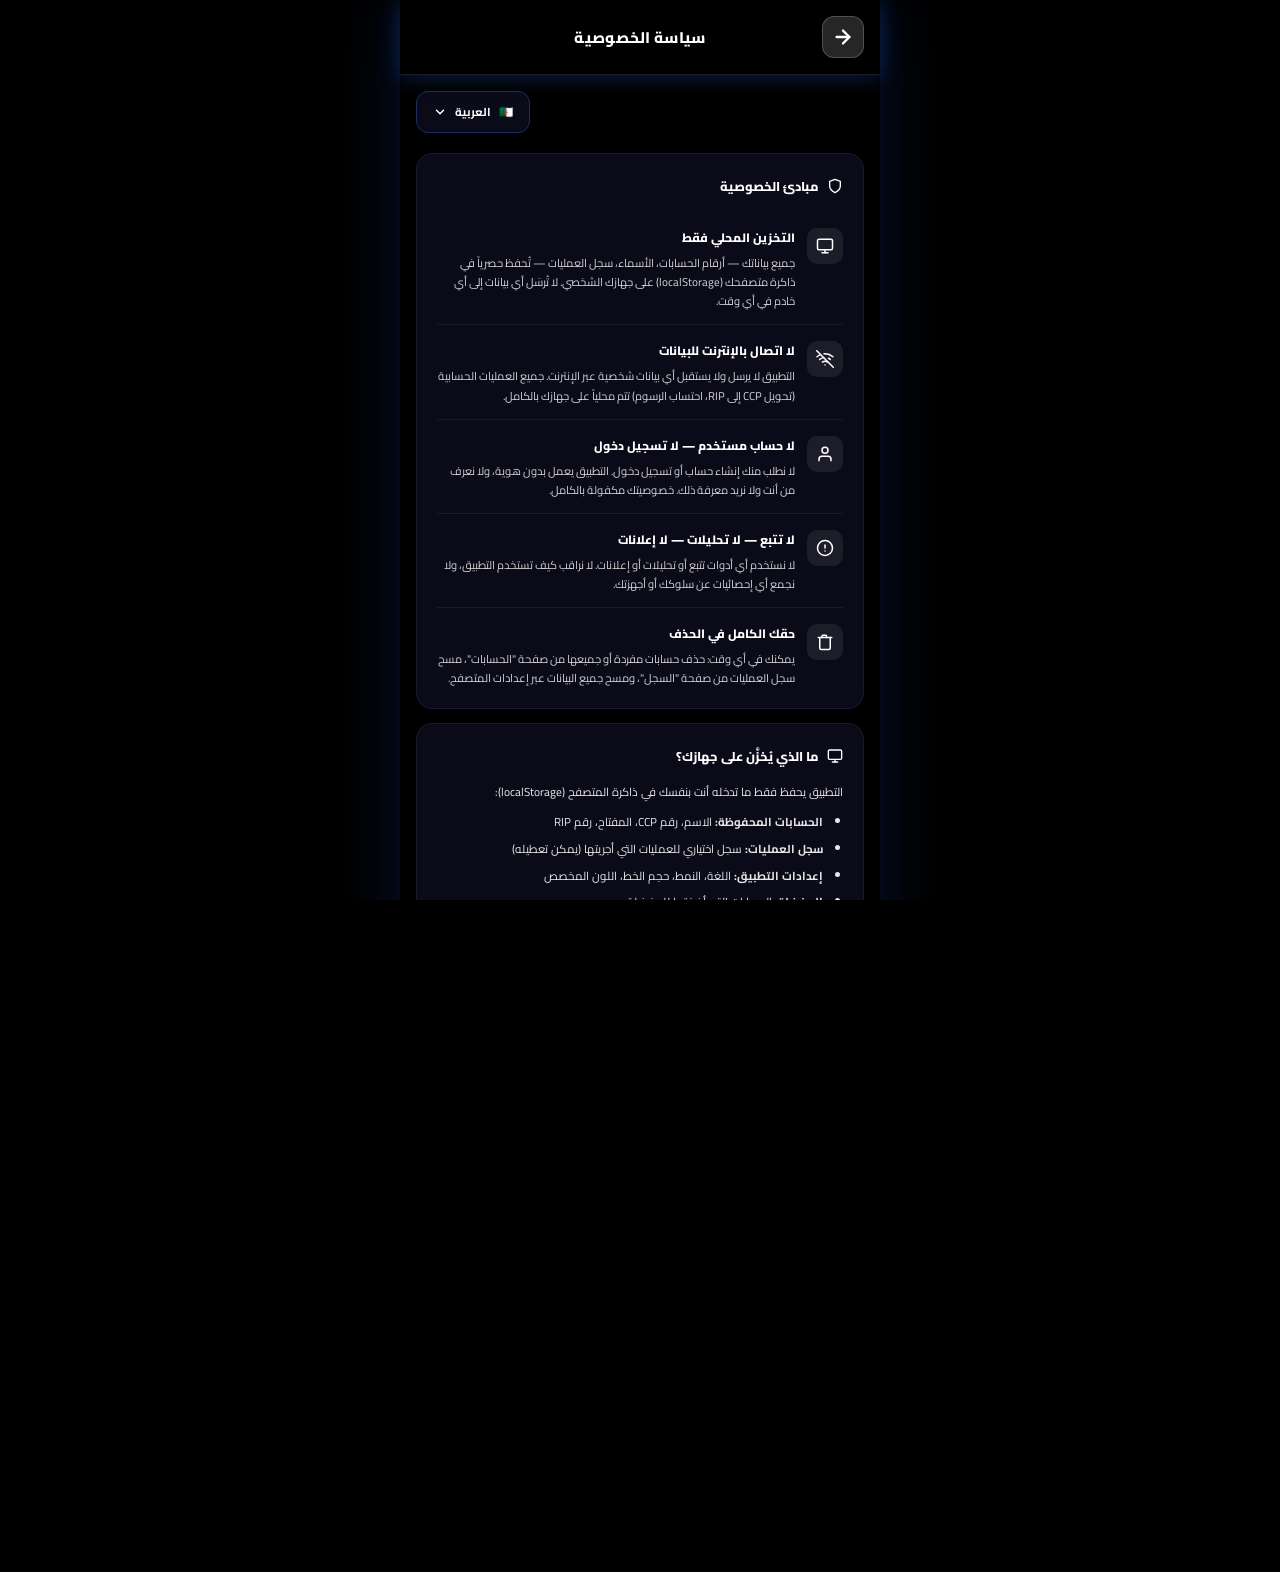
<file: pages/privacy.html>
<!DOCTYPE html>
<html lang="ar" dir="rtl">
<head>
  <meta charset="UTF-8"/>
  <meta name="viewport" content="width=device-width, initial-scale=1.0, maximum-scale=1.0, user-scalable=no"/>
  <title>MY CCP – سياسة الخصوصية</title>
  <meta name="theme-color" content="#000000"/>
  <link rel="manifest" href="../manifest.json"/>
  <link rel="icon" type="image/x-icon" href="../favicon.ico"/>
  <link rel="icon" type="image/png" href="../icons/icon-192.png"/>
  <link rel="apple-touch-icon" href="../icons/icon-192.png"/>
  <link href="https://fonts.googleapis.com/css2?family=Cairo:wght@400;500;600;700;800&display=swap" rel="stylesheet"/>
  <link rel="stylesheet" href="../css/main.css"/>
  <style>
    /* ============================================================
       Privacy page — ALWAYS pure black background, all text white
    ============================================================ */
    html, body, #app-wrapper, #app,
    .main-content, .subpage-content { background: #000000 !important; color: #ffffff !important; }
    html { background: #000000 !important; }

    .subpage-header { background: #000000 !important; border-bottom: 1px solid #1a1a2e !important; }
    .subpage-title  { color: #ffffff !important; font-size: 1.2rem !important; }
    .back-btn       { color: #ffffff !important; }

    /* Language selector */
    .privacy-lang-selector {
      display: flex;
      align-items: center;
      justify-content: flex-end;
      margin-bottom: 20px;
      position: relative;
    }
    .priv-lang-btn {
      display: flex;
      align-items: center;
      gap: 8px;
      padding: 9px 16px;
      border-radius: 12px;
      border: 1.5px solid #1e2d60;
      background: #0a0a18;
      color: #ffffff;
      font-family: inherit;
      font-size: 0.9rem;
      font-weight: 700;
      cursor: pointer;
      transition: border-color 0.2s;
    }
    .priv-lang-btn .chevron { transition: transform 0.2s; }
    .priv-lang-btn.open { border-color: #3b5bdb; }
    .priv-lang-btn.open .chevron { transform: rotate(180deg); }
    .priv-lang-dropdown {
      display: none;
      position: absolute;
      top: calc(100% + 6px);
      right: 0;
      background: #0a0a18;
      border: 1.5px solid #1e2d60;
      border-radius: 12px;
      overflow: hidden;
      z-index: 100;
      min-width: 160px;
      box-shadow: 0 8px 24px rgba(0,0,0,0.6);
    }
    .priv-lang-dropdown.open { display: block; }
    .priv-lang-item {
      display: flex;
      align-items: center;
      gap: 10px;
      width: 100%;
      padding: 11px 16px;
      background: none;
      border: none;
      color: #ffffff;
      font-family: inherit;
      font-size: 0.9rem;
      font-weight: 600;
      cursor: pointer;
      text-align: start;
      transition: background 0.15s;
    }
    .priv-lang-item:hover { background: rgba(255,255,255,0.08); }
    .priv-lang-item.active { color: #ffffff; font-weight: 800; }
    .priv-lang-item .check { margin-inline-start: auto; opacity: 0; }
    .priv-lang-item.active .check { opacity: 1; }

    /* Content blocks */
    .privacy-block {
      background: #0a0a18;
      border: 1px solid #1a1a2e;
      border-radius: 16px;
      padding: 20px;
      margin-bottom: 14px;
    }
    .privacy-block-title {
      font-size: 1rem;
      color: #ffffff;
      margin-bottom: 14px;
      display: flex;
      align-items: center;
      gap: 8px;
      font-weight: 800;
    }
    .privacy-point {
      display: flex;
      gap: 12px;
      padding: 14px 0;
      border-bottom: 1px solid #1a1a2e;
      align-items: flex-start;
    }
    .privacy-point:last-child { border-bottom: none; padding-bottom: 0; }
    .privacy-point-icon {
      width: 36px;
      height: 36px;
      border-radius: 10px;
      flex-shrink: 0;
      display: flex;
      align-items: center;
      justify-content: center;
      margin-top: 2px;
      background: rgba(255,255,255,0.08);
    }
    .privacy-point-body { flex: 1; }
    .privacy-point-title {
      font-size: 0.95rem;
      font-weight: 800;
      color: #ffffff;
      margin-bottom: 4px;
    }
    .privacy-point-text {
      font-size: 0.88rem;
      color: #ffffff;
      line-height: 1.7;
      opacity: 0.82;
    }

    /* Lists inside blocks */
    .privacy-block ul {
      margin: 10px 0 0;
      padding-inline-start: 20px;
      display: flex;
      flex-direction: column;
      gap: 6px;
      font-size: 0.9rem;
      color: #ffffff;
      line-height: 1.8;
    }
    .privacy-block ul li span.label {
      color: #ffffff;
      font-weight: 800;
    }
    .privacy-block p, .privacy-block div {
      color: #ffffff !important;
    }

    /* Summary/contact block */
    .privacy-contact {
      background: #060614;
      border: 1px solid #1a1a2e;
      border-radius: 16px;
      padding: 16px 20px;
      margin-bottom: 14px;
      text-align: center;
    }
    .privacy-contact a   { color: #ffffff; font-weight: 700; text-decoration: underline; font-size: 0.95rem; }
    .privacy-date        { font-size: 0.8rem; color: #ffffff; margin-top: 6px; opacity: 0.6; }

    /* Links everywhere white */
    a { color: #ffffff !important; }

    .main-content { padding-bottom: 24px; }
    ::-webkit-scrollbar { width: 4px; }
    ::-webkit-scrollbar-track { background: #000; }
    ::-webkit-scrollbar-thumb { background: #1e2d4f; border-radius: 4px; }
  </style>
</head>
<body>
<div id="app-wrapper">
<div id="app">

  <header class="subpage-header">
    <button class="back-btn" onclick="history.back()">
      <svg width="22" height="22" viewBox="0 0 24 24" fill="none" stroke="currentColor" stroke-width="2.5" stroke-linecap="round" stroke-linejoin="round">
        <line x1="19" y1="12" x2="5" y2="12"/><polyline points="12 19 5 12 12 5"/>
      </svg>
    </button>
    <div class="subpage-title" data-i18n="privacy">سياسة الخصوصية</div>
    <div style="width:42px;"></div>
  </header>

  <main class="main-content subpage-content" style="padding:16px;">

    <!-- Language selector -->
    <div class="privacy-lang-selector">
      <div style="position:relative;">
        <button class="priv-lang-btn" id="privLangBtn" onclick="togglePrivLangDropdown()">
          <span id="privSelectedFlag">🇩🇿</span>
          <span id="privSelectedName">العربية</span>
          <svg class="chevron" width="14" height="14" viewBox="0 0 24 24" fill="none" stroke="currentColor" stroke-width="2.5" stroke-linecap="round" stroke-linejoin="round"><polyline points="6 9 12 15 18 9"/></svg>
        </button>
        <div class="priv-lang-dropdown" id="privLangDropdown">
          <button class="priv-lang-item active" data-lang="ar" onclick="setPrivacyLang('ar',this)">
            <span>🇩🇿</span><span>العربية</span>
            <svg class="check" width="14" height="14" viewBox="0 0 24 24" fill="none" stroke="#ffffff" stroke-width="2.5" stroke-linecap="round" stroke-linejoin="round"><polyline points="20 6 9 17 4 12"/></svg>
          </button>
          <button class="priv-lang-item" data-lang="fr" onclick="setPrivacyLang('fr',this)">
            <span>🇫🇷</span><span>Français</span>
            <svg class="check" width="14" height="14" viewBox="0 0 24 24" fill="none" stroke="#ffffff" stroke-width="2.5" stroke-linecap="round" stroke-linejoin="round"><polyline points="20 6 9 17 4 12"/></svg>
          </button>
          <button class="priv-lang-item" data-lang="en" onclick="setPrivacyLang('en',this)">
            <span>🇺🇸</span><span>English</span>
            <svg class="check" width="14" height="14" viewBox="0 0 24 24" fill="none" stroke="#ffffff" stroke-width="2.5" stroke-linecap="round" stroke-linejoin="round"><polyline points="20 6 9 17 4 12"/></svg>
          </button>
        </div>
      </div>
    </div>

    <!-- ===== ARABIC ===== -->
    <div class="privacy-lang" id="pl_ar" dir="rtl">

      <div class="privacy-block">
        <div class="privacy-block-title">
          <svg width="16" height="16" viewBox="0 0 24 24" fill="none" stroke="#ffffff" stroke-width="2" stroke-linecap="round" stroke-linejoin="round"><path d="M12 22s8-4 8-10V5l-8-3-8 3v7c0 6 8 10 8 10z"/></svg>
          مبادئ الخصوصية
        </div>

        <div class="privacy-point">
          <div class="privacy-point-icon">
            <svg width="18" height="18" viewBox="0 0 24 24" fill="none" stroke="#ffffff" stroke-width="2" stroke-linecap="round" stroke-linejoin="round"><rect x="2" y="3" width="20" height="14" rx="2"/><line x1="8" y1="21" x2="16" y2="21"/><line x1="12" y1="17" x2="12" y2="21"/></svg>
          </div>
          <div class="privacy-point-body">
            <div class="privacy-point-title">التخزين المحلي فقط</div>
            <div class="privacy-point-text">جميع بياناتك — أرقام الحسابات، الأسماء، سجل العمليات — تُحفظ حصرياً في ذاكرة متصفحك (localStorage) على جهازك الشخصي. لا تُرسَل أي بيانات إلى أي خادم في أي وقت.</div>
          </div>
        </div>

        <div class="privacy-point">
          <div class="privacy-point-icon">
            <svg width="18" height="18" viewBox="0 0 24 24" fill="none" stroke="#ffffff" stroke-width="2" stroke-linecap="round" stroke-linejoin="round"><line x1="1" y1="1" x2="23" y2="23"/><path d="M16.72 11.06A10.94 10.94 0 0 1 19 12.55"/><path d="M5 12.55a10.94 10.94 0 0 1 5.17-2.39"/><path d="M10.71 5.05A16 16 0 0 1 22.56 9"/><path d="M1.42 9a15.91 15.91 0 0 1 4.7-2.88"/><path d="M8.53 16.11a6 6 0 0 1 6.95 0"/><line x1="12" y1="20" x2="12.01" y2="20"/></svg>
          </div>
          <div class="privacy-point-body">
            <div class="privacy-point-title">لا اتصال بالإنترنت للبيانات</div>
            <div class="privacy-point-text">التطبيق لا يرسل ولا يستقبل أي بيانات شخصية عبر الإنترنت. جميع العمليات الحسابية (تحويل CCP إلى RIP، احتساب الرسوم) تتم محلياً على جهازك بالكامل.</div>
          </div>
        </div>

        <div class="privacy-point">
          <div class="privacy-point-icon">
            <svg width="18" height="18" viewBox="0 0 24 24" fill="none" stroke="#ffffff" stroke-width="2" stroke-linecap="round" stroke-linejoin="round"><path d="M20 21v-2a4 4 0 0 0-4-4H8a4 4 0 0 0-4 4v2"/><circle cx="12" cy="7" r="4"/></svg>
          </div>
          <div class="privacy-point-body">
            <div class="privacy-point-title">لا حساب مستخدم — لا تسجيل دخول</div>
            <div class="privacy-point-text">لا نطلب منك إنشاء حساب أو تسجيل دخول. التطبيق يعمل بدون هوية، ولا نعرف من أنت ولا نريد معرفة ذلك. خصوصيتك مكفولة بالكامل.</div>
          </div>
        </div>

        <div class="privacy-point">
          <div class="privacy-point-icon">
            <svg width="18" height="18" viewBox="0 0 24 24" fill="none" stroke="#ffffff" stroke-width="2" stroke-linecap="round" stroke-linejoin="round"><circle cx="12" cy="12" r="10"/><line x1="12" y1="8" x2="12" y2="12"/><line x1="12" y1="16" x2="12.01" y2="16"/></svg>
          </div>
          <div class="privacy-point-body">
            <div class="privacy-point-title">لا تتبع — لا تحليلات — لا إعلانات</div>
            <div class="privacy-point-text">لا نستخدم أي أدوات تتبع أو تحليلات أو إعلانات. لا نراقب كيف تستخدم التطبيق، ولا نجمع أي إحصائيات عن سلوكك أو أجهزتك.</div>
          </div>
        </div>

        <div class="privacy-point">
          <div class="privacy-point-icon">
            <svg width="18" height="18" viewBox="0 0 24 24" fill="none" stroke="#ffffff" stroke-width="2" stroke-linecap="round" stroke-linejoin="round"><polyline points="3 6 5 6 21 6"/><path d="M19 6v14a2 2 0 0 1-2 2H7a2 2 0 0 1-2-2V6m3 0V4a1 1 0 0 1 1-1h4a1 1 0 0 1 1 1v2"/></svg>
          </div>
          <div class="privacy-point-body">
            <div class="privacy-point-title">حقك الكامل في الحذف</div>
            <div class="privacy-point-text">يمكنك في أي وقت: حذف حسابات مفردة أو جميعها من صفحة "الحسابات"، مسح سجل العمليات من صفحة "السجل"، ومسح جميع البيانات عبر إعدادات المتصفح.</div>
          </div>
        </div>
      </div>

      <div class="privacy-block">
        <div class="privacy-block-title">
          <svg width="16" height="16" viewBox="0 0 24 24" fill="none" stroke="#ffffff" stroke-width="2" stroke-linecap="round" stroke-linejoin="round"><rect x="2" y="3" width="20" height="14" rx="2"/><line x1="8" y1="21" x2="16" y2="21"/><line x1="12" y1="17" x2="12" y2="21"/></svg>
          ما الذي يُخزَّن على جهازك؟
        </div>
        <div style="font-size:0.9rem;color:#ffffff;line-height:1.8;opacity:0.9;">
          التطبيق يحفظ فقط ما تدخله أنت بنفسك في ذاكرة المتصفح (localStorage):
          <ul style="margin:10px 0 0;padding-inline-start:20px;display:flex;flex-direction:column;gap:6px;">
            <li><strong style="color:#ffffff;">الحسابات المحفوظة:</strong> الاسم، رقم CCP، المفتاح، رقم RIP</li>
            <li><strong style="color:#ffffff;">سجل العمليات:</strong> سجل اختياري للعمليات التي أجريتها (يمكن تعطيله)</li>
            <li><strong style="color:#ffffff;">إعدادات التطبيق:</strong> اللغة، النمط، حجم الخط، اللون المخصص</li>
            <li><strong style="color:#ffffff;">المفضلة:</strong> الحسابات التي أضفتها للمفضلة</li>
          </ul>
          <br/>لا نجمع أي معلومات تقنية كعنوان IP، نوع الجهاز، أو بيانات الموقع الجغرافي.
        </div>
      </div>

      <div class="privacy-block">
        <div class="privacy-block-title">
          <svg width="16" height="16" viewBox="0 0 24 24" fill="none" stroke="#ffffff" stroke-width="2" stroke-linecap="round" stroke-linejoin="round"><path d="M20 21v-2a4 4 0 0 0-4-4H8a4 4 0 0 0-4 4v2"/><circle cx="12" cy="7" r="4"/></svg>
          حقوقك كمستخدم
        </div>
        <div style="font-size:0.9rem;color:#ffffff;line-height:1.8;opacity:0.9;">
          نظراً لأن جميع البيانات محلية على جهازك، فأنت تتمتع بالتحكم الكامل:
          <ul style="margin:10px 0 0;padding-inline-start:20px;display:flex;flex-direction:column;gap:6px;">
            <li><strong style="color:#ffffff;">الوصول:</strong> جميع بياناتك مرئية في التطبيق في أي وقت</li>
            <li><strong style="color:#ffffff;">التعديل:</strong> يمكنك تعديل أي حساب محفوظ</li>
            <li><strong style="color:#ffffff;">التصدير:</strong> تصدير جميع حساباتك بصيغة JSON للنسخ الاحتياطي</li>
            <li><strong style="color:#ffffff;">الحذف:</strong> حذف بيانات مفردة أو جميعها في أي وقت</li>
            <li><strong style="color:#ffffff;">الإيقاف:</strong> إيقاف سجل العمليات من الإعدادات</li>
          </ul>
        </div>
      </div>

      <div class="privacy-block">
        <div class="privacy-block-title">
          <svg width="16" height="16" viewBox="0 0 24 24" fill="none" stroke="#ffffff" stroke-width="2" stroke-linecap="round" stroke-linejoin="round"><circle cx="12" cy="12" r="10"/><line x1="12" y1="8" x2="12" y2="12"/><line x1="12" y1="16" x2="12.01" y2="16"/></svg>
          إخلاء المسؤولية
        </div>
        <div style="font-size:0.9rem;color:#ffffff;line-height:1.8;opacity:0.9;">
          تطبيق MY CCP غير تابع لبريد الجزائر أو أي جهة حكومية رسمية. الخدمات المقدمة هي أدوات مساعدة لأغراض إرشادية فقط. تحقق دائماً من صحة البيانات قبل إجراء أي معاملة مالية عبر الموقع الرسمي: <a href="https://www.poste.dz" target="_blank" rel="noopener">www.poste.dz</a>
          <br/><br/>
          قد نقوم بتحديث هذه السياسة من وقت لآخر. التغييرات الجوهرية سيتم الإعلان عنها داخل التطبيق.
        </div>
      </div>

      <div class="privacy-contact">
        <div style="font-size:0.88rem;color:#ffffff;">للتواصل أو الاستفسار: <a href="mailto:myccp.app@gmail.com">myccp.app@gmail.com</a></div>
        <div class="privacy-date">آخر تحديث: نوفمبر 2026</div>
      </div>
    </div>

    <!-- ===== FRENCH ===== -->
    <div class="privacy-lang" id="pl_fr" dir="ltr" style="display:none;">

      <div class="privacy-block">
        <div class="privacy-block-title">
          <svg width="16" height="16" viewBox="0 0 24 24" fill="none" stroke="#ffffff" stroke-width="2" stroke-linecap="round" stroke-linejoin="round"><path d="M12 22s8-4 8-10V5l-8-3-8 3v7c0 6 8 10 8 10z"/></svg>
          Principes de Confidentialité
        </div>

        <div class="privacy-point">
          <div class="privacy-point-icon">
            <svg width="18" height="18" viewBox="0 0 24 24" fill="none" stroke="#ffffff" stroke-width="2" stroke-linecap="round" stroke-linejoin="round"><rect x="2" y="3" width="20" height="14" rx="2"/><line x1="8" y1="21" x2="16" y2="21"/><line x1="12" y1="17" x2="12" y2="21"/></svg>
          </div>
          <div class="privacy-point-body">
            <div class="privacy-point-title">Stockage local uniquement</div>
            <div class="privacy-point-text">Toutes vos données — numéros de compte, noms, historique — sont stockées exclusivement dans la mémoire locale de votre navigateur (localStorage). Aucune donnée n'est jamais envoyée à un serveur.</div>
          </div>
        </div>

        <div class="privacy-point">
          <div class="privacy-point-icon">
            <svg width="18" height="18" viewBox="0 0 24 24" fill="none" stroke="#ffffff" stroke-width="2" stroke-linecap="round" stroke-linejoin="round"><line x1="1" y1="1" x2="23" y2="23"/><path d="M16.72 11.06A10.94 10.94 0 0 1 19 12.55"/><path d="M5 12.55a10.94 10.94 0 0 1 5.17-2.39"/><path d="M10.71 5.05A16 16 0 0 1 22.56 9"/><path d="M1.42 9a15.91 15.91 0 0 1 4.7-2.88"/><path d="M8.53 16.11a6 6 0 0 1 6.95 0"/><line x1="12" y1="20" x2="12.01" y2="20"/></svg>
          </div>
          <div class="privacy-point-body">
            <div class="privacy-point-title">Aucune connexion Internet pour les données</div>
            <div class="privacy-point-text">L'application n'envoie ni ne reçoit aucune donnée personnelle via Internet. Tous les calculs (conversion CCP → RIP, calcul des frais) s'effectuent entièrement en local sur votre appareil.</div>
          </div>
        </div>

        <div class="privacy-point">
          <div class="privacy-point-icon">
            <svg width="18" height="18" viewBox="0 0 24 24" fill="none" stroke="#ffffff" stroke-width="2" stroke-linecap="round" stroke-linejoin="round"><path d="M20 21v-2a4 4 0 0 0-4-4H8a4 4 0 0 0-4 4v2"/><circle cx="12" cy="7" r="4"/></svg>
          </div>
          <div class="privacy-point-body">
            <div class="privacy-point-title">Pas de compte — pas de connexion requise</div>
            <div class="privacy-point-text">Nous ne vous demandons pas de créer un compte ou de vous connecter. L'application fonctionne sans identité, et nous ne savons pas qui vous êtes.</div>
          </div>
        </div>

        <div class="privacy-point">
          <div class="privacy-point-icon">
            <svg width="18" height="18" viewBox="0 0 24 24" fill="none" stroke="#ffffff" stroke-width="2" stroke-linecap="round" stroke-linejoin="round"><circle cx="12" cy="12" r="10"/><line x1="12" y1="8" x2="12" y2="12"/><line x1="12" y1="16" x2="12.01" y2="16"/></svg>
          </div>
          <div class="privacy-point-body">
            <div class="privacy-point-title">Aucun suivi — aucune analyse — aucune publicité</div>
            <div class="privacy-point-text">Nous n'utilisons aucun outil de suivi, d'analyse ou de publicité. Nous ne surveillons pas votre utilisation de l'application et ne collectons aucune statistique sur votre comportement.</div>
          </div>
        </div>

        <div class="privacy-point">
          <div class="privacy-point-icon">
            <svg width="18" height="18" viewBox="0 0 24 24" fill="none" stroke="#ffffff" stroke-width="2" stroke-linecap="round" stroke-linejoin="round"><polyline points="3 6 5 6 21 6"/><path d="M19 6v14a2 2 0 0 1-2 2H7a2 2 0 0 1-2-2V6m3 0V4a1 1 0 0 1 1-1h4a1 1 0 0 1 1 1v2"/></svg>
          </div>
          <div class="privacy-point-body">
            <div class="privacy-point-title">Droit à la suppression total</div>
            <div class="privacy-point-text">Vous pouvez à tout moment supprimer des comptes individuels ou tous les comptes depuis "Comptes", effacer l'historique depuis "Historique", et supprimer toutes les données via les paramètres du navigateur.</div>
          </div>
        </div>
      </div>

      <div class="privacy-block">
        <div class="privacy-block-title">
          <svg width="16" height="16" viewBox="0 0 24 24" fill="none" stroke="#ffffff" stroke-width="2" stroke-linecap="round" stroke-linejoin="round"><rect x="2" y="3" width="20" height="14" rx="2"/><line x1="8" y1="21" x2="16" y2="21"/><line x1="12" y1="17" x2="12" y2="21"/></svg>
          Que stocke l'application ?
        </div>
        <div style="font-size:0.9rem;color:#ffffff;line-height:1.8;opacity:0.9;">
          L'application sauvegarde uniquement ce que vous saisissez, en local dans votre navigateur (localStorage) :
          <ul style="margin:10px 0 0;padding-inline-start:20px;display:flex;flex-direction:column;gap:6px;">
            <li><strong style="color:#ffffff;">Comptes sauvegardés :</strong> nom, numéro CCP, clé, numéro RIP</li>
            <li><strong style="color:#ffffff;">Historique des opérations :</strong> journal optionnel (peut être désactivé)</li>
            <li><strong style="color:#ffffff;">Paramètres :</strong> langue, thème, taille de police, couleur personnalisée</li>
            <li><strong style="color:#ffffff;">Favoris :</strong> les comptes que vous avez marqués</li>
          </ul>
          <br/>Nous ne collectons aucune donnée technique : adresse IP, type d'appareil ou localisation.
        </div>
      </div>

      <div class="privacy-block">
        <div class="privacy-block-title">
          <svg width="16" height="16" viewBox="0 0 24 24" fill="none" stroke="#ffffff" stroke-width="2" stroke-linecap="round" stroke-linejoin="round"><path d="M20 21v-2a4 4 0 0 0-4-4H8a4 4 0 0 0-4 4v2"/><circle cx="12" cy="7" r="4"/></svg>
          Vos droits en tant qu'utilisateur
        </div>
        <div style="font-size:0.9rem;color:#ffffff;line-height:1.8;opacity:0.9;">
          Puisque toutes les données sont locales sur votre appareil, vous avez un contrôle total :
          <ul style="margin:10px 0 0;padding-inline-start:20px;display:flex;flex-direction:column;gap:6px;">
            <li><strong style="color:#ffffff;">Accès :</strong> toutes vos données sont visibles dans l'application</li>
            <li><strong style="color:#ffffff;">Modification :</strong> modifiez n'importe quel compte enregistré</li>
            <li><strong style="color:#ffffff;">Export :</strong> exportez vos comptes en JSON pour sauvegarde</li>
            <li><strong style="color:#ffffff;">Suppression :</strong> supprimez des données individuelles ou tout effacer</li>
            <li><strong style="color:#ffffff;">Désactivation :</strong> désactivez l'historique depuis les paramètres</li>
          </ul>
        </div>
      </div>

      <div class="privacy-block">
        <div class="privacy-block-title">
          <svg width="16" height="16" viewBox="0 0 24 24" fill="none" stroke="#ffffff" stroke-width="2" stroke-linecap="round" stroke-linejoin="round"><circle cx="12" cy="12" r="10"/><line x1="12" y1="8" x2="12" y2="12"/><line x1="12" y1="16" x2="12.01" y2="16"/></svg>
          Avertissement
        </div>
        <div style="font-size:0.9rem;color:#ffffff;line-height:1.8;opacity:0.9;">
          MY CCP n'est pas affilié à Algérie Poste ou à toute entité gouvernementale. Les services fournis sont des outils d'assistance à titre indicatif uniquement. Vérifiez toujours l'exactitude des données sur le site officiel : <a href="https://www.poste.dz" target="_blank" rel="noopener">www.poste.dz</a>
          <br/><br/>
          Nous pouvons mettre à jour cette politique de temps à autre. Les changements importants seront annoncés dans l'application.
        </div>
      </div>

      <div class="privacy-contact">
        <div style="font-size:0.88rem;color:#ffffff;">Contact : <a href="mailto:myccp.app@gmail.com">myccp.app@gmail.com</a></div>
        <div class="privacy-date">Dernière mise à jour : Novembre 2026</div>
      </div>
    </div>

    <!-- ===== ENGLISH ===== -->
    <div class="privacy-lang" id="pl_en" dir="ltr" style="display:none;">

      <div class="privacy-block">
        <div class="privacy-block-title">
          <svg width="16" height="16" viewBox="0 0 24 24" fill="none" stroke="#ffffff" stroke-width="2" stroke-linecap="round" stroke-linejoin="round"><path d="M12 22s8-4 8-10V5l-8-3-8 3v7c0 6 8 10 8 10z"/></svg>
          Privacy Principles
        </div>

        <div class="privacy-point">
          <div class="privacy-point-icon">
            <svg width="18" height="18" viewBox="0 0 24 24" fill="none" stroke="#ffffff" stroke-width="2" stroke-linecap="round" stroke-linejoin="round"><rect x="2" y="3" width="20" height="14" rx="2"/><line x1="8" y1="21" x2="16" y2="21"/><line x1="12" y1="17" x2="12" y2="21"/></svg>
          </div>
          <div class="privacy-point-body">
            <div class="privacy-point-title">Local Storage Only</div>
            <div class="privacy-point-text">All your data — account numbers, names, operation history — is stored exclusively in your browser's local storage (localStorage) on your personal device. No data is ever sent to any server.</div>
          </div>
        </div>

        <div class="privacy-point">
          <div class="privacy-point-icon">
            <svg width="18" height="18" viewBox="0 0 24 24" fill="none" stroke="#ffffff" stroke-width="2" stroke-linecap="round" stroke-linejoin="round"><line x1="1" y1="1" x2="23" y2="23"/><path d="M16.72 11.06A10.94 10.94 0 0 1 19 12.55"/><path d="M5 12.55a10.94 10.94 0 0 1 5.17-2.39"/><path d="M10.71 5.05A16 16 0 0 1 22.56 9"/><path d="M1.42 9a15.91 15.91 0 0 1 4.7-2.88"/><path d="M8.53 16.11a6 6 0 0 1 6.95 0"/><line x1="12" y1="20" x2="12.01" y2="20"/></svg>
          </div>
          <div class="privacy-point-body">
            <div class="privacy-point-title">No Internet Data Connection</div>
            <div class="privacy-point-text">The app does not send or receive any personal data over the Internet. All calculations (CCP → RIP conversion, fee calculation) happen entirely locally on your device.</div>
          </div>
        </div>

        <div class="privacy-point">
          <div class="privacy-point-icon">
            <svg width="18" height="18" viewBox="0 0 24 24" fill="none" stroke="#ffffff" stroke-width="2" stroke-linecap="round" stroke-linejoin="round"><path d="M20 21v-2a4 4 0 0 0-4-4H8a4 4 0 0 0-4 4v2"/><circle cx="12" cy="7" r="4"/></svg>
          </div>
          <div class="privacy-point-body">
            <div class="privacy-point-title">No Account — No Login Required</div>
            <div class="privacy-point-text">We do not ask you to create an account or log in. The app works without any identity, and we do not know who you are and have no interest in knowing.</div>
          </div>
        </div>

        <div class="privacy-point">
          <div class="privacy-point-icon">
            <svg width="18" height="18" viewBox="0 0 24 24" fill="none" stroke="#ffffff" stroke-width="2" stroke-linecap="round" stroke-linejoin="round"><circle cx="12" cy="12" r="10"/><line x1="12" y1="8" x2="12" y2="12"/><line x1="12" y1="16" x2="12.01" y2="16"/></svg>
          </div>
          <div class="privacy-point-body">
            <div class="privacy-point-title">No Tracking — No Analytics — No Ads</div>
            <div class="privacy-point-text">We do not use any tracking, analytics, or advertising tools. We do not monitor how you use the app and collect no statistics about your behaviour.</div>
          </div>
        </div>

        <div class="privacy-point">
          <div class="privacy-point-icon">
            <svg width="18" height="18" viewBox="0 0 24 24" fill="none" stroke="#ffffff" stroke-width="2" stroke-linecap="round" stroke-linejoin="round"><polyline points="3 6 5 6 21 6"/><path d="M19 6v14a2 2 0 0 1-2 2H7a2 2 0 0 1-2-2V6m3 0V4a1 1 0 0 1 1-1h4a1 1 0 0 1 1 1v2"/></svg>
          </div>
          <div class="privacy-point-body">
            <div class="privacy-point-title">Full Right to Deletion</div>
            <div class="privacy-point-text">You can at any time delete individual or all accounts from the "Accounts" page, clear the operation history from the "History" page, and remove all data via the browser settings.</div>
          </div>
        </div>
      </div>

      <div class="privacy-block">
        <div class="privacy-block-title">
          <svg width="16" height="16" viewBox="0 0 24 24" fill="none" stroke="#ffffff" stroke-width="2" stroke-linecap="round" stroke-linejoin="round"><rect x="2" y="3" width="20" height="14" rx="2"/><line x1="8" y1="21" x2="16" y2="21"/><line x1="12" y1="17" x2="12" y2="21"/></svg>
          What Does the App Store?
        </div>
        <div style="font-size:0.9rem;color:#ffffff;line-height:1.8;opacity:0.9;">
          The app only saves what you enter yourself, locally in your browser (localStorage):
          <ul style="margin:10px 0 0;padding-inline-start:20px;display:flex;flex-direction:column;gap:6px;">
            <li><strong style="color:#ffffff;">Saved accounts:</strong> name, CCP number, key, RIP number</li>
            <li><strong style="color:#ffffff;">Operation history:</strong> optional log (can be disabled)</li>
            <li><strong style="color:#ffffff;">Settings:</strong> language, theme, font size, custom colour</li>
            <li><strong style="color:#ffffff;">Favourites:</strong> accounts you have starred</li>
          </ul>
          <br/>We do not collect any technical data: IP address, device type, or location.
        </div>
      </div>

      <div class="privacy-block">
        <div class="privacy-block-title">
          <svg width="16" height="16" viewBox="0 0 24 24" fill="none" stroke="#ffffff" stroke-width="2" stroke-linecap="round" stroke-linejoin="round"><path d="M20 21v-2a4 4 0 0 0-4-4H8a4 4 0 0 0-4 4v2"/><circle cx="12" cy="7" r="4"/></svg>
          Your Rights as a User
        </div>
        <div style="font-size:0.9rem;color:#ffffff;line-height:1.8;opacity:0.9;">
          Since all data is local on your device, you have full control:
          <ul style="margin:10px 0 0;padding-inline-start:20px;display:flex;flex-direction:column;gap:6px;">
            <li><strong style="color:#ffffff;">Access:</strong> all your data is visible in the app at any time</li>
            <li><strong style="color:#ffffff;">Edit:</strong> modify any saved account</li>
            <li><strong style="color:#ffffff;">Export:</strong> export all accounts as JSON for backup</li>
            <li><strong style="color:#ffffff;">Delete:</strong> remove individual data or wipe everything</li>
            <li><strong style="color:#ffffff;">Disable:</strong> turn off operation history from settings</li>
          </ul>
        </div>
      </div>

      <div class="privacy-block">
        <div class="privacy-block-title">
          <svg width="16" height="16" viewBox="0 0 24 24" fill="none" stroke="#ffffff" stroke-width="2" stroke-linecap="round" stroke-linejoin="round"><circle cx="12" cy="12" r="10"/><line x1="12" y1="8" x2="12" y2="12"/><line x1="12" y1="16" x2="12.01" y2="16"/></svg>
          Disclaimer
        </div>
        <div style="font-size:0.9rem;color:#ffffff;line-height:1.8;opacity:0.9;">
          MY CCP is not affiliated with Algérie Poste or any government body. The services provided are assistance tools for guidance purposes only. Always verify data accuracy before any financial transaction at the official site: <a href="https://www.poste.dz" target="_blank" rel="noopener">www.poste.dz</a>
          <br/><br/>
          We may update this policy from time to time. Significant changes will be announced within the app.
        </div>
      </div>

      <div class="privacy-contact">
        <div style="font-size:0.88rem;color:#ffffff;">Contact: <a href="mailto:myccp.app@gmail.com">myccp.app@gmail.com</a></div>
        <div class="privacy-date">Last updated: November 2026</div>
      </div>
    </div>

  </main>
</div>
</div><!-- end #app-wrapper -->
<div id="toast" class="toast" style="bottom:20px;"></div>
<script src="../js/i18n.js"></script>
<script src="../js/app.js"></script>
<script>
  const PRIV_LANG_META = {
    ar: { flag: '🇩🇿', name: 'العربية' },
    fr: { flag: '🇫🇷', name: 'Français' },
    en: { flag: '🇺🇸', name: 'English' }
  };

  // Default to Arabic (match app language if set)
  const savedLang = localStorage.getItem('myccp_lang') || 'ar';
  setPrivacyLang(savedLang, null);

  function togglePrivLangDropdown() {
    const btn = document.getElementById('privLangBtn');
    const dd  = document.getElementById('privLangDropdown');
    const open = dd.classList.toggle('open');
    btn.classList.toggle('open', open);
  }

  function setPrivacyLang(lang, btn) {
    document.getElementById('privLangDropdown').classList.remove('open');
    document.getElementById('privLangBtn').classList.remove('open');
    document.querySelectorAll('.privacy-lang').forEach(el => el.style.display = 'none');
    document.querySelectorAll('.priv-lang-item').forEach(b => b.classList.remove('active'));
    const target = document.getElementById('pl_' + lang);
    if (target) target.style.display = 'block';
    document.querySelectorAll('.priv-lang-item').forEach(b => {
      if (b.getAttribute('data-lang') === lang) b.classList.add('active');
    });
    const meta = PRIV_LANG_META[lang] || PRIV_LANG_META['ar'];
    document.getElementById('privSelectedFlag').textContent = meta.flag;
    document.getElementById('privSelectedName').textContent = meta.name;
    document.documentElement.setAttribute('dir', lang === 'ar' ? 'rtl' : 'ltr');
  }

  document.addEventListener('click', e => {
    const wrapper = document.querySelector('.privacy-lang-selector');
    if (wrapper && !wrapper.contains(e.target)) {
      document.getElementById('privLangDropdown').classList.remove('open');
      document.getElementById('privLangBtn').classList.remove('open');
    }
  });
</script>
</body>
</html>
</file>
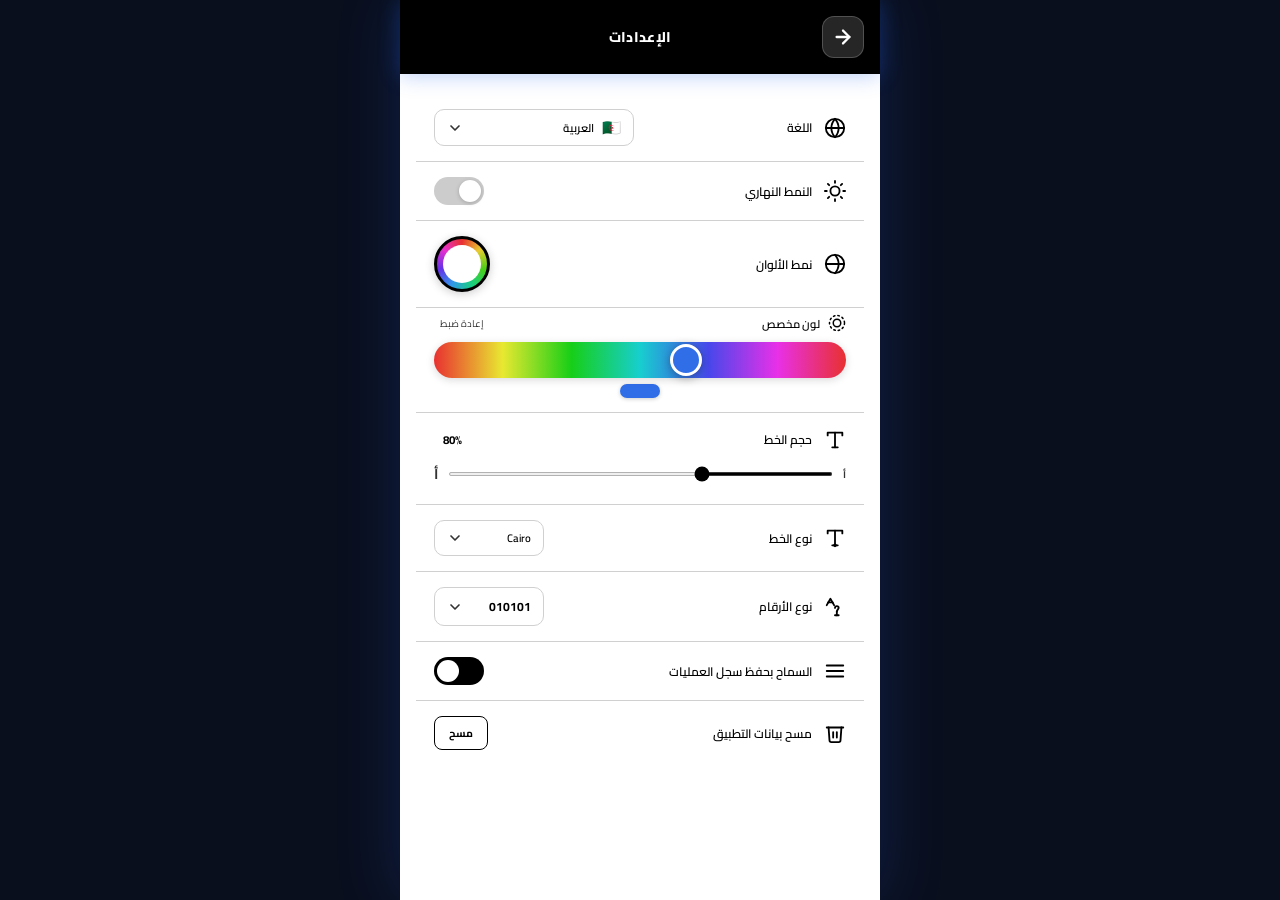
<file: pages/settings.html>
<!DOCTYPE html>
<html lang="ar" dir="rtl">
<head>
  <meta charset="UTF-8"/>
  <meta name="viewport" content="width=device-width, initial-scale=1.0, maximum-scale=1.0, user-scalable=no"/>
  <title>MY CCP – الإعدادات</title>
  <meta name="theme-color" content="#1e3a8a"/>
  <link rel="manifest" href="../manifest.json"/>
  <link rel="icon" type="image/x-icon" href="../favicon.ico"/>
  <link rel="icon" type="image/png" href="../icons/icon-192.png"/>
  <link rel="apple-touch-icon" href="../icons/icon-192.png"/>
  <link href="https://fonts.googleapis.com/css2?family=Cairo:wght@400;500;600;700;800&family=Tajawal:wght@400;500;700&family=Amiri:wght@400;700&family=Noto+Naskh+Arabic:wght@400;700&family=Lateef:wght@400;700&family=Scheherazade+New:wght@400;700&display=swap" rel="stylesheet"/>
  <link rel="stylesheet" href="../css/main.css"/>
  <style>
    /* ===== SETTINGS PAGE — FLAT LIST STYLE ===== */
    .settings-flat-list {
      display: flex;
      flex-direction: column;
      padding: 0 0 24px;
    }

    /* Each row */
    .sf-row {
      display: flex;
      align-items: center;
      justify-content: space-between;
      padding: 15px 18px;
      border-bottom: 1px solid var(--border, rgba(0,0,0,0.08));
      gap: 10px;
      min-height: 56px;
      transition: background 0.15s;
    }
    .sf-row:last-child { border-bottom: none; }
    .sf-row:active { background: rgba(0,0,0,0.04); }

    /* Section title rows (non-interactive) */
    .sf-section-title {
      padding: 18px 18px 6px;
      font-size: 0.72rem;
      font-weight: 700;
      color: var(--text2);
      letter-spacing: 0.06em;
      text-transform: uppercase;
      border-bottom: none;
    }

    .sf-row-left {
      display: flex;
      align-items: center;
      gap: 12px;
      flex: 1;
      min-width: 0;
    }
    .sf-row-left svg {
      flex-shrink: 0;
      color: var(--accent);
    }
    .sf-row-label {
      font-size: 0.95rem;
      font-weight: 600;
      color: var(--text);
    }

    /* ===== COLOR WHEEL BUTTON (Edit 1) ===== */
    .color-wheel-container {
      position: relative;
      display: flex;
      align-items: center;
      justify-content: flex-start;
    }

    .color-wheel-btn {
      width: 56px;
      height: 56px;
      border-radius: 50%;
      border: 3px solid var(--accent, #2563eb);
      cursor: pointer;
      background: conic-gradient(
        hsl(0,80%,55%), hsl(51,80%,55%), hsl(103,80%,45%),
        hsl(154,80%,45%), hsl(206,80%,55%), hsl(257,80%,55%),
        hsl(309,80%,55%), hsl(360,80%,55%)
      );
      position: relative;
      flex-shrink: 0;
      box-shadow: 0 2px 10px rgba(0,0,0,0.2);
      transition: transform 0.2s, box-shadow 0.2s;
    }
    .color-wheel-btn:hover { transform: scale(1.06); }
    .color-wheel-btn::after {
      content: '';
      position: absolute;
      inset: 6px;
      border-radius: 50%;
      background: var(--bg, #fff);
    }
    /* Active theme dot in center */
    .color-wheel-btn .active-dot {
      position: absolute;
      inset: 10px;
      border-radius: 50%;
      z-index: 2;
      pointer-events: none;
    }

    /* ===== THEME MODAL ===== */
    .theme-modal-overlay {
      display: none;
      position: fixed;
      inset: 0;
      background: rgba(0,0,0,0.5);
      z-index: 400;
      align-items: flex-end;
      justify-content: center;
    }
    .theme-modal-overlay.open { display: flex; }

    .theme-modal {
      background: var(--card);
      border-radius: 20px 20px 0 0;
      width: 100%;
      max-width: 480px;
      max-height: 80vh;
      display: flex;
      flex-direction: column;
      animation: slideUp 0.3s cubic-bezier(0.34,1.1,0.64,1);
      overflow: hidden;
    }
    @keyframes slideUp {
      from { transform: translateY(100%); opacity: 0; }
      to   { transform: translateY(0);    opacity: 1; }
    }
    .theme-modal-header {
      display: flex;
      align-items: center;
      justify-content: space-between;
      padding: 18px 20px 10px;
      border-bottom: 1px solid var(--border);
    }
    .theme-modal-title {
      font-size: 1.05rem;
      font-weight: 700;
      color: var(--text);
    }
    .theme-modal-close {
      width: 32px;
      height: 32px;
      border-radius: 50%;
      background: var(--input-bg);
      border: none;
      cursor: pointer;
      display: flex;
      align-items: center;
      justify-content: center;
      color: var(--text);
      font-size: 1.1rem;
      line-height: 1;
      transition: background 0.15s;
    }
    .theme-modal-close:hover { background: var(--border); }
    .theme-modal-list {
      overflow-y: auto;
      flex: 1;
      padding: 8px 0;
    }
    .theme-modal-item {
      display: flex;
      align-items: center;
      gap: 14px;
      padding: 12px 20px;
      cursor: pointer;
      background: none;
      border: none;
      width: 100%;
      text-align: inherit;
      transition: background 0.15s;
    }
    .theme-modal-item:hover { background: var(--input-bg); }
    .theme-modal-item.selected { background: var(--input-bg); }
    .theme-swatch-dot {
      width: 40px;
      height: 40px;
      border-radius: 50%;
      flex-shrink: 0;
      border: 2.5px solid transparent;
      box-shadow: 0 2px 8px rgba(0,0,0,0.2);
    }
    .theme-modal-item.selected .theme-swatch-dot {
      border-color: var(--accent);
      box-shadow: 0 0 0 3px var(--card), 0 0 0 5px var(--accent);
    }
    .theme-modal-item-name {
      font-size: 0.95rem;
      font-weight: 600;
      color: var(--text);
      flex: 1;
    }
    .theme-modal-check {
      color: var(--accent);
      opacity: 0;
      font-size: 1.1rem;
    }
    .theme-modal-item.selected .theme-modal-check { opacity: 1; }
    .theme-modal-footer {
      padding: 12px 20px;
      border-top: 1px solid var(--border);
    }
    .theme-modal-apply-btn {
      width: 100%;
      padding: 12px;
      border-radius: 12px;
      background: var(--accent);
      color: #fff;
      border: none;
      font-size: 0.95rem;
      font-weight: 700;
      cursor: pointer;
      transition: opacity 0.15s;
    }
    .theme-modal-apply-btn:hover { opacity: 0.88; }

    /* Keep the overlay class for backward compat but unused */
    .color-wheel-overlay { display: none !important; }
    /* Popup hidden — replaced by modal */
    .color-wheel-popup { display: none !important; }

    /* ===== HUE SLIDER ===== */
    .hue-slider-wrap {
      padding: 4px 18px 14px;
      border-bottom: 1px solid var(--border, rgba(0,0,0,0.08));
    }
    .hue-slider-top {
      display: flex;
      align-items: center;
      justify-content: space-between;
      margin-bottom: 8px;
    }
    .hue-slider-label {
      display: flex;
      align-items: center;
      gap: 8px;
      font-size: 0.88rem;
      font-weight: 600;
      color: var(--text);
    }
    .hue-reset-btn {
      font-size: 0.75rem;
      color: var(--text2);
      background: none;
      border: none;
      cursor: pointer;
      padding: 2px 6px;
    }
    .hue-track-wrap {
      position: relative;
      height: 36px;
      display: flex;
      align-items: center;
    }
    .hue-track {
      position: absolute;
      inset: 0;
      border-radius: 18px;
      background: linear-gradient(to right,
        hsl(0,80%,55%),hsl(60,80%,55%),hsl(120,80%,45%),
        hsl(180,80%,45%),hsl(240,80%,60%),hsl(300,80%,55%),hsl(360,80%,55%));
      box-shadow: 0 2px 8px rgba(0,0,0,0.15);
    }
    #hueSlider {
      position: relative;
      z-index: 1;
      width: 100%;
      height: 100%;
      opacity: 0;
      cursor: pointer;
      margin: 0;
      padding: 0;
    }
    #hueThumb {
      position: absolute;
      width: 32px;
      height: 32px;
      border-radius: 50%;
      border: 3px solid #fff;
      box-shadow: 0 2px 10px rgba(0,0,0,0.3);
      pointer-events: none;
      z-index: 2;
      top: 50%;
      transform: translate(-50%, -50%);
      transition: left 0.05s;
      left: 61%;
    }
    #huePreviewBox {
      display: inline-block;
      width: 40px;
      height: 14px;
      border-radius: 7px;
      box-shadow: 0 1px 4px rgba(0,0,0,0.2);
      margin-top: 6px;
    }
    #hueSlider::-webkit-slider-thumb { -webkit-appearance: none; width: 32px; height: 32px; }
    #hueSlider::-moz-range-thumb { width: 32px; height: 32px; border: none; background: transparent; }

    /* ===== FONT SELECT DROPDOWN (Edit 2) ===== */
    .font-select-btn {
      display: flex;
      align-items: center;
      justify-content: space-between;
      gap: 8px;
      background: var(--input-bg, rgba(0,0,0,0.05));
      border: 1.5px solid var(--border, rgba(0,0,0,0.1));
      border-radius: 10px;
      padding: 7px 12px;
      cursor: pointer;
      min-width: 110px;
      max-width: 160px;
      font-family: inherit;
      transition: border-color 0.2s;
    }
    .font-select-btn:focus, .font-select-btn.open {
      border-color: var(--accent);
      outline: none;
    }
    .font-select-name {
      font-size: 0.85rem;
      font-weight: 600;
      color: var(--text);
      white-space: nowrap;
      overflow: hidden;
      text-overflow: ellipsis;
    }
    .font-select-chevron {
      flex-shrink: 0;
      transition: transform 0.2s;
      color: var(--text2);
    }
    .font-select-btn.open .font-select-chevron { transform: rotate(180deg); }

    .font-dropdown {
      position: fixed;
      background: var(--card);
      border: 1.5px solid var(--border, rgba(0,0,0,0.12));
      border-radius: 14px;
      box-shadow: 0 8px 32px rgba(0,0,0,0.22);
      z-index: 500;
      min-width: 200px;
      max-width: calc(100vw - 32px);
      max-height: 60vh;
      overflow-y: auto;
      display: none;
      padding: 6px;
    }
    .font-dropdown.open { display: block; }
    .font-dropdown-item {
      display: flex;
      align-items: center;
      justify-content: space-between;
      padding: 10px 12px;
      border-radius: 10px;
      cursor: pointer;
      background: none;
      border: none;
      width: 100%;
      text-align: inherit;
      font-size: 0.9rem;
      font-weight: 600;
      color: var(--text);
      gap: 8px;
      transition: background 0.15s;
    }
    .font-dropdown-item:hover { background: var(--input-bg, rgba(0,0,0,0.05)); }
    .font-dropdown-item.active { color: var(--accent); background: rgba(var(--accent-rgb, 37,99,235),0.12); }
    .font-dropdown-item .check { opacity: 0; }
    .font-dropdown-item.active .check { opacity: 1; }

    /* ===== NUMERAL SELECT DROPDOWN (Edit 3) ===== */
    .numeral-select-btn {
      display: flex;
      align-items: center;
      justify-content: space-between;
      gap: 8px;
      background: var(--input-bg, rgba(0,0,0,0.05));
      border: 1.5px solid var(--border, rgba(0,0,0,0.1));
      border-radius: 10px;
      padding: 7px 12px;
      cursor: pointer;
      min-width: 110px;
      max-width: 160px;
      font-family: inherit;
      transition: border-color 0.2s;
    }
    .numeral-select-btn:focus, .numeral-select-btn.open {
      border-color: var(--accent);
      outline: none;
    }
    .numeral-select-name {
      font-size: 0.95rem;
      font-weight: 700;
      color: var(--text);
    }
    .numeral-dropdown {
      position: fixed;
      background: var(--card);
      border: 1.5px solid var(--border, rgba(0,0,0,0.12));
      border-radius: 14px;
      box-shadow: 0 8px 32px rgba(0,0,0,0.22);
      z-index: 500;
      min-width: 240px;
      max-width: calc(100vw - 32px);
      max-height: 70vh;
      overflow-y: auto;
      display: none;
      padding: 6px;
    }
    .numeral-dropdown.open { display: block; }
    .numeral-dropdown-item {
      display: flex;
      align-items: center;
      justify-content: space-between;
      padding: 10px 12px;
      border-radius: 10px;
      cursor: pointer;
      background: none;
      border: none;
      width: 100%;
      text-align: inherit;
      font-size: 1rem;
      font-weight: 700;
      color: var(--text);
      gap: 8px;
      transition: background 0.15s;
    }
    .numeral-dropdown-item:hover { background: var(--input-bg, rgba(0,0,0,0.05)); }
    .numeral-dropdown-item.active { color: var(--accent); background: rgba(var(--accent-rgb, 37,99,235),0.12); }
    .numeral-dropdown-item .check { opacity: 0; }
    .numeral-dropdown-item.active .check { opacity: 1; }

    /* ===== LANG SELECT ===== */
    .lang-select-wrapper { position: relative; }
    .lang-select-btn {
      display: flex;
      align-items: center;
      justify-content: space-between;
      gap: 8px;
      background: var(--input-bg, rgba(0,0,0,0.05));
      border: 1.5px solid var(--border, rgba(0,0,0,0.1));
      border-radius: 10px;
      padding: 7px 12px;
      cursor: pointer;
      min-width: 130px;
      font-family: inherit;
      transition: border-color 0.2s;
    }
    .lang-select-btn:focus, .lang-select-btn.open { border-color: var(--accent); outline: none; }
    .lang-select-left { display: flex; align-items: center; gap: 8px; }
    .flag { font-size: 1.2em; }
    #selectedLangName { font-size: 0.88rem; font-weight: 600; color: var(--text); }
    .chevron { flex-shrink: 0; color: var(--text2); transition: transform 0.2s; }
    .lang-select-btn.open .chevron { transform: rotate(180deg); }

    .lang-dropdown {
      position: absolute;
      inset-inline-end: 0;
      top: calc(100% + 6px);
      background: var(--card);
      border: 1.5px solid var(--border, rgba(0,0,0,0.12));
      border-radius: 14px;
      box-shadow: 0 8px 32px rgba(0,0,0,0.18);
      z-index: 200;
      min-width: 160px;
      display: none;
      padding: 6px;
    }
    .lang-dropdown.open { display: block; }
    .lang-dropdown-item {
      display: flex;
      align-items: center;
      gap: 10px;
      padding: 10px 12px;
      border-radius: 10px;
      cursor: pointer;
      background: none;
      border: none;
      width: 100%;
      text-align: inherit;
      font-size: 0.9rem;
      font-weight: 600;
      color: var(--text);
      transition: background 0.15s;
    }
    .lang-dropdown-item:hover { background: var(--input-bg, rgba(0,0,0,0.05)); }
    .lang-dropdown-item.active { color: var(--accent); }
    .lang-dropdown-item .check { margin-inline-start: auto; opacity: 0; }
    .lang-dropdown-item.active .check { opacity: 1; }

    /* ===== FONT SIZE SLIDER ===== */
    .font-size-row-inner {
      display: flex;
      align-items: center;
      gap: 10px;
      padding: 0 0 2px;
    }

    /* ===== TOGGLE BUTTON ===== */
    .toggle {
      width: 50px;
      height: 28px;
      border-radius: 14px;
      background: #ccc;
      border: none;
      cursor: pointer;
      position: relative;
      flex-shrink: 0;
      transition: background 0.25s;
    }
    .toggle::after {
      content: '';
      position: absolute;
      width: 22px;
      height: 22px;
      background: #fff;
      border-radius: 50%;
      top: 3px;
      inset-inline-start: 3px;
      transition: inset-inline-start 0.25s, transform 0.25s;
      box-shadow: 0 1px 4px rgba(0,0,0,0.2);
    }
    .toggle.on { background: var(--accent, #2563eb); }
    .toggle.on::after { inset-inline-start: calc(100% - 25px); }

    /* small outline button */
    .btn-outline-sm {
      padding: 6px 14px;
      border-radius: 8px;
      border: 1.5px solid var(--accent);
      color: var(--accent);
      background: none;
      font-size: 0.82rem;
      font-weight: 700;
      cursor: pointer;
      font-family: inherit;
      transition: background 0.2s, color 0.2s;
    }
    .btn-outline-sm:hover { background: var(--accent); color: #fff; }
  </style>
</head>
<body>
<div id="app-wrapper">
<div id="app">

  <!-- SUBPAGE HEADER -->
  <header class="subpage-header">
    <button class="back-btn" onclick="history.back()">
      <svg width="22" height="22" viewBox="0 0 24 24" fill="none" stroke="currentColor" stroke-width="2.5" stroke-linecap="round" stroke-linejoin="round">
        <line x1="19" y1="12" x2="5" y2="12"/>
        <polyline points="12 19 5 12 12 5"/>
      </svg>
    </button>
    <div class="subpage-title" data-i18n="settings">الإعدادات</div>
    <div style="width:42px;"></div>
  </header>

  <!-- MAIN -->
  <main class="main-content subpage-content">
    <div class="settings-flat-list">

      <!-- ══════════════════════════════════════════
           SECTION: GENERAL (Language)
      ══════════════════════════════════════════ -->

      <!-- Language -->
      <div class="sf-row">
        <div class="sf-row-left">
          <svg width="22" height="22" viewBox="0 0 24 24" fill="none" stroke="currentColor" stroke-width="2" stroke-linecap="round" stroke-linejoin="round">
            <circle cx="12" cy="12" r="10"/><line x1="2" y1="12" x2="22" y2="12"/>
            <path d="M12 2a15.3 15.3 0 0 1 4 10 15.3 15.3 0 0 1-4 10 15.3 15.3 0 0 1-4-10 15.3 15.3 0 0 1 4-10z"/>
          </svg>
          <span class="sf-row-label" data-i18n="language">اللغة</span>
        </div>
        <div class="lang-select-wrapper">
          <button class="lang-select-btn" id="langSelectBtn" onclick="toggleLangDropdown()">
            <span class="lang-select-left">
              <span class="flag" id="selectedFlag">🇩🇿</span>
              <span id="selectedLangName">العربية</span>
            </span>
            <svg class="chevron" width="16" height="16" viewBox="0 0 24 24" fill="none" stroke="currentColor" stroke-width="2.5" stroke-linecap="round" stroke-linejoin="round">
              <polyline points="6 9 12 15 18 9"/>
            </svg>
          </button>
          <div class="lang-dropdown" id="langDropdown">
            <button class="lang-dropdown-item" data-lang="ar" onclick="selectLang('ar')">
              <span class="flag">🇩🇿</span>
              <span>العربية</span>
              <svg class="check" width="16" height="16" viewBox="0 0 24 24" fill="none" stroke="currentColor" stroke-width="2.5" stroke-linecap="round" stroke-linejoin="round"><polyline points="20 6 9 17 4 12"/></svg>
            </button>
            <button class="lang-dropdown-item" data-lang="fr" onclick="selectLang('fr')">
              <span class="flag">🇫🇷</span>
              <span>Français</span>
              <svg class="check" width="16" height="16" viewBox="0 0 24 24" fill="none" stroke="currentColor" stroke-width="2.5" stroke-linecap="round" stroke-linejoin="round"><polyline points="20 6 9 17 4 12"/></svg>
            </button>
            <button class="lang-dropdown-item" data-lang="en" onclick="selectLang('en')">
              <span class="flag">🇺🇸</span>
              <span>English</span>
              <svg class="check" width="16" height="16" viewBox="0 0 24 24" fill="none" stroke="currentColor" stroke-width="2.5" stroke-linecap="round" stroke-linejoin="round"><polyline points="20 6 9 17 4 12"/></svg>
            </button>
          </div>
        </div>
      </div>

      <!-- ══════════════════════════════════════════
           SECTION: APPEARANCE
      ══════════════════════════════════════════ -->

      <!-- Day/Night Toggle -->
      <div class="sf-row">
        <div class="sf-row-left">
          <svg id="themeIcon" width="22" height="22" viewBox="0 0 24 24" fill="none" stroke="currentColor" stroke-width="2" stroke-linecap="round" stroke-linejoin="round">
            <path d="M21 12.79A9 9 0 1 1 11.21 3 7 7 0 0 0 21 12.79z"/>
          </svg>
          <span class="sf-row-label" id="themeModeLabel" data-i18n="dark_mode">الوضع الليلي</span>
        </div>
        <button class="toggle" id="themeToggle" onclick="confirmToggleTheme()"></button>
      </div>

      <!-- Color Theme — single wheel button (Edit 1) -->
      <div class="sf-row" style="position:relative;">
        <div class="sf-row-left">
          <svg width="22" height="22" viewBox="0 0 24 24" fill="none" stroke="currentColor" stroke-width="2" stroke-linecap="round" stroke-linejoin="round">
            <circle cx="12" cy="12" r="10"/>
            <path d="M12 2a15.3 15.3 0 0 1 4 10 15.3 15.3 0 0 1-4 10"/>
            <line x1="2" y1="12" x2="22" y2="12"/>
          </svg>
          <span class="sf-row-label" data-i18n="theme_style">نمط الألوان</span>
        </div>
        <div class="color-wheel-container">
          <!-- Main wheel button — now opens modal -->
          <button class="color-wheel-btn" id="colorWheelBtn" onclick="openThemeModal()" aria-label="اختر نمط الألوان">
            <div class="active-dot" id="activeThemeDot"></div>
          </button>
        </div>

      <!-- Theme Modal -->
      <div class="theme-modal-overlay" id="themeModalOverlay" onclick="onThemeModalOverlayClick(event)">
        <div class="theme-modal" id="themeModalBox">
          <div class="theme-modal-header">
            <span class="theme-modal-title" id="themeModalTitle" data-i18n="theme_style">نمط الألوان</span>
            <button class="theme-modal-close" onclick="closeThemeModal()" aria-label="إغلاق">✕</button>
          </div>
          <div class="theme-modal-list" id="themeModalList">
            <!-- Items injected by JS -->
          </div>
          <div class="theme-modal-footer">
            <button class="theme-modal-apply-btn" id="themeModalApplyBtn" onclick="applySelectedTheme()" data-i18n="set_theme">تعيين</button>
          </div>
        </div>
      </div>
      </div>

      <!-- Custom Hue Slider (Edit 4 — works with all themes) -->
      <div class="hue-slider-wrap">
        <div class="hue-slider-top">
          <div class="hue-slider-label">
            <svg width="18" height="18" viewBox="0 0 24 24" fill="none" stroke="currentColor" stroke-width="2" stroke-linecap="round" stroke-linejoin="round">
              <circle cx="12" cy="12" r="5"/><circle cx="12" cy="12" r="10" stroke-dasharray="2 4"/>
            </svg>
            <span data-i18n="custom_color">لون مخصص</span>
          </div>
          <button class="hue-reset-btn" onclick="resetCustomHue()" data-i18n="reset_color">إعادة ضبط</button>
        </div>
        <div class="hue-track-wrap">
          <div class="hue-track"></div>
          <input type="range" id="hueSlider" min="0" max="359" step="3" value="220"
            oninput="onHueChangeDebounced(this.value)"/>
          <div id="hueThumb" style="background:hsl(220,80%,55%);"></div>
        </div>
        <div style="display:flex;justify-content:center;">
          <span id="huePreviewBox" style="background:hsl(220,80%,55%);"></span>
        </div>
      </div>

      <!-- ══════════════════════════════════════════
           SECTION: TYPOGRAPHY
      ══════════════════════════════════════════ -->

      <!-- Font Size -->
      <div class="sf-row" style="flex-direction:column;align-items:stretch;gap:10px;">
        <div style="display:flex;align-items:center;justify-content:space-between;">
          <div class="sf-row-left">
            <svg width="22" height="22" viewBox="0 0 24 24" fill="none" stroke="currentColor" stroke-width="2" stroke-linecap="round" stroke-linejoin="round">
              <polyline points="4 7 4 4 20 4 20 7"/><line x1="9" y1="20" x2="15" y2="20"/><line x1="12" y1="4" x2="12" y2="20"/>
            </svg>
            <span class="sf-row-label" data-i18n="font_size">حجم الخط</span>
          </div>
          <span id="fontScaleLabel" style="font-size:0.9rem;font-weight:700;color:var(--accent);min-width:36px;text-align:center;">80%</span>
        </div>
        <div class="font-size-row-inner">
          <span id="fontSizeSampleSmall" style="font-size:0.75rem;color:var(--text2);font-weight:700;">أ</span>
          <input type="range" id="fontScaleSlider"
            min="0.5" max="1.4" step="0.05" value="0.8"
            style="flex:1;accent-color:var(--accent);height:4px;cursor:pointer;"
            oninput="onFontScaleChange(this.value)"/>
          <span id="fontSizeSampleLarge" style="font-size:1.1rem;color:var(--text2);font-weight:700;">أ</span>
        </div>
      </div>

      <!-- Font Family (Edit 2) -->
      <div class="sf-row" style="position:relative;">
        <div class="sf-row-left">
          <svg width="22" height="22" viewBox="0 0 24 24" fill="none" stroke="currentColor" stroke-width="2" stroke-linecap="round" stroke-linejoin="round">
            <polyline points="4 7 4 4 20 4 20 7"/>
            <line x1="9" y1="20" x2="15" y2="20"/>
            <line x1="12" y1="4" x2="12" y2="20"/>
            <circle cx="12" cy="20" r="2" fill="currentColor" stroke="none"/>
          </svg>
          <span class="sf-row-label" data-i18n="font_family">نوع الخط</span>
        </div>
        <div style="position:relative;">
          <button class="font-select-btn" id="fontSelectBtn" onclick="toggleFontDropdown()">
            <span class="font-select-name" id="selectedFontName">Cairo</span>
            <svg class="font-select-chevron" width="16" height="16" viewBox="0 0 24 24" fill="none" stroke="currentColor" stroke-width="2.5" stroke-linecap="round" stroke-linejoin="round">
              <polyline points="6 9 12 15 18 9"/>
            </svg>
          </button>
        </div>
        <div class="font-dropdown" id="fontDropdown">
          <!-- Items injected by JS -->
        </div>
      </div>

      <!-- Numeral Style (Edit 3) -->
      <div class="sf-row" style="position:relative;">
        <div class="sf-row-left">
          <svg width="22" height="22" viewBox="0 0 24 24" fill="none" stroke="currentColor" stroke-width="2" stroke-linecap="round" stroke-linejoin="round">
            <path d="M3 10l4-7 4 7"/><line x1="4.5" y1="7" x2="9.5" y2="7"/>
            <path d="M14 17c0-1.5 2-3 2-4a2 2 0 1 0-4 0"/>
            <path d="M12 21h4"/><path d="M14 21v-4"/>
          </svg>
          <span class="sf-row-label" data-i18n="numeral_style">نوع الأرقام</span>
        </div>
        <div style="position:relative;">
          <button class="numeral-select-btn" id="numeralSelectBtn" onclick="toggleNumeralDropdown()">
            <span class="numeral-select-name" id="selectedNumeralName">١٢٣</span>
            <svg style="flex-shrink:0;color:var(--text2);transition:transform 0.2s;" id="numeralChevron" width="16" height="16" viewBox="0 0 24 24" fill="none" stroke="currentColor" stroke-width="2.5" stroke-linecap="round" stroke-linejoin="round">
              <polyline points="6 9 12 15 18 9"/>
            </svg>
          </button>
        </div>
        <div class="numeral-dropdown" id="numeralDropdown">
          <!-- Items injected by JS -->
        </div>
      </div>

      <!-- ══════════════════════════════════════════
           SECTION: DATA & PRIVACY
      ══════════════════════════════════════════ -->

      <!-- Allow History Toggle -->
      <div class="sf-row">
        <div class="sf-row-left">
          <svg width="22" height="22" viewBox="0 0 24 24" fill="none" stroke="currentColor" stroke-width="2" stroke-linecap="round" stroke-linejoin="round">
            <path d="M3 12h18M3 6h18M3 18h18"/>
          </svg>
          <span class="sf-row-label" data-i18n="allow_history">السماح بحفظ سجل العمليات</span>
        </div>
        <button class="toggle on" id="historyToggle" onclick="toggleAllowHistory()"></button>
      </div>

      <!-- Clear Data -->
      <div class="sf-row">
        <div class="sf-row-left">
          <svg width="22" height="22" viewBox="0 0 24 24" fill="none" stroke="currentColor" stroke-width="2" stroke-linecap="round" stroke-linejoin="round">
            <polyline points="3 6 5 6 21 6"/>
            <path d="M19 6l-1 14a2 2 0 0 1-2 2H8a2 2 0 0 1-2-2L5 6"/>
            <path d="M10 11v6"/><path d="M14 11v6"/>
          </svg>
          <span class="sf-row-label" data-i18n="clear_data">مسح بيانات التطبيق</span>
        </div>
        <button class="btn-outline-sm" id="clearDataBtn" onclick="confirmClearData()" data-i18n="clear_data_btn">مسح</button>
      </div>

    </div><!-- end settings-flat-list -->
  </main>

  <!-- Clear Data Confirm Modal -->
  <div class="modal-overlay" id="clearDataModal" style="display:none;">
    <div class="modal">
      <div class="modal-title" data-i18n="confirm_clear_data">مسح البيانات</div>
      <div class="modal-msg" data-i18n="confirm_clear_data_msg">هل أنت متأكد من مسح جميع بيانات التطبيق؟</div>
      <div class="modal-actions">
        <button class="modal-btn cancel" onclick="closeClearDataModal()" data-i18n="cancel">إلغاء</button>
        <button class="modal-btn confirm" onclick="executeClearData()" data-i18n="confirm">تأكيد</button>
      </div>
    </div>
  </div>

</div>
</div><!-- end #app-wrapper -->
<div id="toast" class="toast"></div>

<script src="../js/i18n.js"></script>
<script src="../js/app.js"></script>
<script>
  // =============================================
  // LANG META
  // =============================================
  const LANG_META = {
    ar: { flag: '🇩🇿', name: 'العربية' },
    fr: { flag: '🇫🇷', name: 'Français' },
    en: { flag: '🇺🇸', name: 'English' }
  };

  function toggleLangDropdown() {
    const btn = document.getElementById('langSelectBtn');
    const dd  = document.getElementById('langDropdown');
    const open = dd.classList.toggle('open');
    btn.classList.toggle('open', open);
  }

  function selectLang(lang) {
    document.getElementById('langDropdown').classList.remove('open');
    document.getElementById('langSelectBtn').classList.remove('open');
    if (lang === window.APP_LANG) return;
    applyLang(lang, true);
    updateLangDisplay();
    updateFontSizeSamples();
    // Re-translate font/numeral labels
    renderFontDropdown();
    renderNumeralDropdown();
    updateFontSelectDisplay();
    updateNumeralSelectDisplay();
  }

  function updateLangDisplay() {
    const lang = window.APP_LANG || 'ar';
    const meta = LANG_META[lang] || LANG_META['ar'];
    document.getElementById('selectedFlag').textContent = meta.flag;
    document.getElementById('selectedLangName').textContent = meta.name;
    document.querySelectorAll('.lang-dropdown-item').forEach(item => {
      item.classList.toggle('active', item.getAttribute('data-lang') === lang);
    });
  }

  // =============================================
  // THEME TOGGLE (Day/Night)
  // =============================================
  function confirmToggleTheme() {
    toggleTheme();
    updateThemeToggle();
    updateThemeLabel();
    // Re-apply hue for new theme state
    const theme = window.APP_THEME || 'light';
    const hue = getCurrentHue(theme);
    const stored = localStorage.getItem(HUE_GLOBAL_KEY);
    if (stored !== null) applyCustomHue(hue, theme);
    updateHueUI(hue);
    updateActiveThemeDot();
    updateCwSwatchActive();
  }

  function updateThemeLabel() {
    const currentTheme = document.documentElement.getAttribute('data-theme') || 'light';
    const label = document.getElementById('themeModeLabel');
    if (!label) return;
    const darkThemes = ['dark', 'black', 'green', 'slate'];
    const isNight = darkThemes.includes(currentTheme);
    label.textContent = isNight ? t('dark_mode') : t('day_mode');
    label.removeAttribute('data-i18n');

    const icon = document.getElementById('themeIcon');
    if (!icon) return;
    if (isNight) {
      icon.innerHTML = '<path d="M21 12.79A9 9 0 1 1 11.21 3 7 7 0 0 0 21 12.79z"/>';
    } else {
      icon.innerHTML = '<circle cx="12" cy="12" r="5"/><line x1="12" y1="1" x2="12" y2="3"/><line x1="12" y1="21" x2="12" y2="23"/><line x1="4.22" y1="4.22" x2="5.64" y2="5.64"/><line x1="18.36" y1="18.36" x2="19.78" y2="19.78"/><line x1="1" y1="12" x2="3" y2="12"/><line x1="21" y1="12" x2="23" y2="12"/><line x1="4.22" y1="19.78" x2="5.64" y2="18.36"/><line x1="18.36" y1="5.64" x2="19.78" y2="4.22"/>';
    }
  }

  // =============================================
  // COLOR WHEEL — EDIT 1
  // =============================================
  const THEME_CONFIGS = [
    { id: 'light',    label_key: 'theme_light',    bg: 'linear-gradient(135deg,#f0f4ff,#e8edf8)',   color: '#1e3a8a',   border: '#2563eb' },
    { id: 'dark',     label_key: 'theme_dark',     bg: 'linear-gradient(135deg,#000000,#0d1a50)',   color: '#60a5fa',   border: '#1e40af' },
    { id: 'yellow',   label_key: 'theme_yellow',   bg: '#FFD200',                                    color: '#1b4fa8',   border: '#1b4fa8' },
    { id: 'black',    label_key: 'theme_black',    bg: '#050505',                                    color: '#ffffff',   border: '#333'    },
    { id: 'white',    label_key: 'theme_white',    bg: '#ffffff',                                    color: '#000000',   border: '#aaa'    },
    { id: 'green',    label_key: 'theme_green',    bg: 'linear-gradient(135deg,#064e3b,#059669)',   color: '#34d399',   border: '#34d399' },
    { id: 'slate',    label_key: 'theme_slate',    bg: 'linear-gradient(135deg,#0f172a,#334155)',   color: '#60a5fa',   border: '#60a5fa' },
    { id: 'purple',   label_key: 'theme_purple',   bg: 'linear-gradient(135deg,#4c1d95,#7c3aed)',   color: '#ede9fe',   border: '#a78bfa' },
    { id: 'burgundy', label_key: 'theme_burgundy', bg: 'linear-gradient(135deg,#5a0a1a,#9b1a3a)',   color: '#fce4e9',   border: '#c4455e' },
  ];

  // =============================================
  // THEME MODAL (replaces zigzag color wheel)
  // =============================================

  function updateActiveThemeDot() {
    const current = window.APP_THEME || 'light';
    const cfg = THEME_CONFIGS.find(c => c.id === current) || THEME_CONFIGS[0];
    const dot = document.getElementById('activeThemeDot');
    if (dot) dot.style.background = cfg.bg;
  }

  // Legacy stub — no longer used but kept in case called elsewhere
  function buildColorWheelPopup() { updateActiveThemeDot(); }
  function updateCwSwatchActive() {}
  function closeColorWheel() { closeThemeModal(); }

  let _pendingTheme = null;

  function buildThemeModalList() {
    const list = document.getElementById('themeModalList');
    if (!list) return;
    list.innerHTML = '';
    const current = window.APP_THEME || 'light';
    _pendingTheme = current;
    THEME_CONFIGS.forEach(cfg => {
      const btn = document.createElement('button');
      btn.className = 'theme-modal-item' + (cfg.id === current ? ' selected' : '');
      btn.id = 'tmi-' + cfg.id;
      btn.onclick = () => selectPendingTheme(cfg.id);
      btn.innerHTML = `
        <div class="theme-swatch-dot" style="background:${cfg.bg};"></div>
        <span class="theme-modal-item-name">${t(cfg.label_key)}</span>
        <span class="theme-modal-check">✓</span>
      `;
      list.appendChild(btn);
    });
    // Update title translation
    const title = document.getElementById('themeModalTitle');
    if (title) title.textContent = t('theme_style');
    // Update apply button translation
    const applyBtn = document.getElementById('themeModalApplyBtn');
    if (applyBtn) applyBtn.textContent = t('set_theme');
  }

  function selectPendingTheme(themeId) {
    _pendingTheme = themeId;
    document.querySelectorAll('.theme-modal-item').forEach(el => {
      el.classList.toggle('selected', el.id === 'tmi-' + themeId);
    });
  }

  function applySelectedTheme() {
    if (_pendingTheme) {
      selectTheme(_pendingTheme);
    }
    closeThemeModal();
  }

  function openThemeModal() {
    buildThemeModalList();
    document.getElementById('themeModalOverlay').classList.add('open');
    document.body.style.overflow = 'hidden';
  }

  function closeThemeModal() {
    document.getElementById('themeModalOverlay').classList.remove('open');
    document.body.style.overflow = '';
    _pendingTheme = null;
  }

  function onThemeModalOverlayClick(e) {
    if (e.target === document.getElementById('themeModalOverlay')) {
      closeThemeModal();
    }
  }

  // =============================================
  // CUSTOM HUE SLIDER — EDIT 4 (all themes)
  // =============================================
  const THEME_DEFAULT_HUE = {
    light: 220, dark: 220, yellow: 215, black: 220,
    white: 220, green: 142, slate: 215
  };

  // Global hue key — works across ALL themes
  const HUE_GLOBAL_KEY = 'customHue_global';

  function getHueKey(theme) {
    // Keep per-theme key for backward compat but use global key
    return HUE_GLOBAL_KEY;
  }

  function getCurrentHue(theme) {
    const th = theme || window.APP_THEME || 'light';
    const stored = localStorage.getItem(HUE_GLOBAL_KEY);
    return stored !== null ? parseInt(stored) : (THEME_DEFAULT_HUE[th] ?? 220);
  }

  function applyCustomHue(hue, theme) {
    const th = theme || window.APP_THEME || document.documentElement.getAttribute('data-theme') || 'light';
    const darkThemes = ['dark', 'black', 'slate'];
    const isLight = !darkThemes.includes(th);
    const saturation = (th === 'green') ? 70 : 80;
    const lightness  = isLight ? 45 : 60;
    const color  = `hsl(${hue}, ${saturation}%, ${lightness}%)`;
    const color2 = `hsl(${hue}, ${saturation}%, ${isLight ? 35 : 50}%)`;
    // Set on BOTH html and body: data-theme is on both elements, so the [data-theme]
    // CSS block on <body> overrides the var for all children via inheritance.
    // Setting inline style on body too ensures the custom hue always wins.
    [document.documentElement, document.body].forEach(el => {
      el.style.setProperty('--accent',        color);
      el.style.setProperty('--accent2',       color2);
      el.style.setProperty('--accent-green',  color);
      el.style.setProperty('--accent-green2', color2);
    });
  }

  function onHueChange(val) {
    const hue = parseInt(val);
    const theme = window.APP_THEME || 'light';
    // Save globally so it persists across ALL theme switches
    localStorage.setItem(HUE_GLOBAL_KEY, hue);
    applyCustomHue(hue, theme);
    updateHueUI(hue);
  }

  // Debounced version to slow down live updates (120ms delay)
  let _hueDebounceTimer = null;
  function onHueChangeDebounced(val) {
    // Update thumb/preview immediately for visual feedback
    updateHueUI(parseInt(val));
    // Debounce the actual color apply
    clearTimeout(_hueDebounceTimer);
    _hueDebounceTimer = setTimeout(() => onHueChange(val), 120);
  }

  function resetCustomHue() {
    const theme = window.APP_THEME || 'light';
    localStorage.removeItem(HUE_GLOBAL_KEY);
    [document.documentElement, document.body].forEach(el => {
      el.style.removeProperty('--accent');
      el.style.removeProperty('--accent2');
      el.style.removeProperty('--accent-green');
      el.style.removeProperty('--accent-green2');
    });
    const defaultHue = THEME_DEFAULT_HUE[theme] ?? 220;
    updateHueUI(defaultHue);
  }

  function updateHueUI(hue) {
    const slider = document.getElementById('hueSlider');
    const thumb  = document.getElementById('hueThumb');
    const preview = document.getElementById('huePreviewBox');
    if (!slider) return;
    slider.value = hue;
    const pct = (hue / 359) * 100;
    if (thumb) {
      thumb.style.left = pct + '%';
      thumb.style.background = `hsl(${hue}, 80%, 55%)`;
    }
    if (preview) preview.style.background = `hsl(${hue}, 80%, 55%)`;
  }

  function initHueSlider() {
    const theme = window.APP_THEME || 'light';
    const hue = getCurrentHue(theme);
    updateHueUI(hue);
    const stored = localStorage.getItem(HUE_GLOBAL_KEY);
    if (stored !== null) applyCustomHue(hue, theme);
  }

  // =============================================
  // SELECT THEME (called from color wheel swatches)
  // =============================================
  function selectTheme(theme) {
    // Clear previous inline accent overrides from BOTH html and body
    [document.documentElement, document.body].forEach(el => {
      el.style.removeProperty('--accent');
      el.style.removeProperty('--accent2');
      el.style.removeProperty('--accent-green');
      el.style.removeProperty('--accent-green2');
    });
    document.documentElement.setAttribute('data-theme', theme);
    document.body.setAttribute('data-theme', theme);
    window.APP_THEME = theme;
    localStorage.setItem('theme', theme);
    if (typeof appChannel !== 'undefined') appChannel.postMessage({ type: 'theme', value: theme });
    updateThemeToggle();
    updateThemeLabel();
    updateCwSwatchActive();
    updateActiveThemeDot();
    // Re-apply global hue for new theme (custom color works across ALL themes)
    const hue = getCurrentHue(theme);
    const stored = localStorage.getItem(HUE_GLOBAL_KEY);
    if (stored !== null) applyCustomHue(hue, theme);
    updateHueUI(hue);
  }

  // =============================================
  // FONT FAMILY — EDIT 2
  // =============================================
  const FONT_OPTIONS = [
    { id: 'Cairo',              label_ar: 'Cairo',               label_fr: 'Cairo',              label_en: 'Cairo',              stack: "'Cairo', sans-serif" },
    { id: 'Tajawal',            label_ar: 'تجوّل',               label_fr: 'Tajawal',            label_en: 'Tajawal',            stack: "'Tajawal', sans-serif" },
    { id: 'Amiri',              label_ar: 'أميري',               label_fr: 'Amiri',              label_en: 'Amiri',              stack: "'Amiri', serif" },
    { id: 'Noto Naskh Arabic',  label_ar: 'نوتو نسخ',            label_fr: 'Noto Naskh',         label_en: 'Noto Naskh',         stack: "'Noto Naskh Arabic', serif" },
    { id: 'Lateef',             label_ar: 'لطيف',                label_fr: 'Lateef',             label_en: 'Lateef',             stack: "'Lateef', serif" },
    { id: 'Scheherazade New',   label_ar: 'شهرزاد الجديد',       label_fr: 'Scheherazade New',   label_en: 'Scheherazade New',   stack: "'Scheherazade New', serif" },
    { id: 'system-ui',          label_ar: 'خط النظام',           label_fr: 'Système',            label_en: 'System UI',          stack: "system-ui, sans-serif" },
  ];

  let currentFont = localStorage.getItem('appFont') || 'Cairo';

  function getFontLabel(opt) {
    const lang = window.APP_LANG || 'ar';
    if (lang === 'fr') return opt.label_fr;
    if (lang === 'en') return opt.label_en;
    return opt.label_ar;
  }

  function applyFont(fontId) {
    const opt = FONT_OPTIONS.find(f => f.id === fontId) || FONT_OPTIONS[0];
    document.documentElement.style.setProperty('--app-font', opt.stack);
    // Apply to body font-family directly for elements that use inherit
    document.body.style.fontFamily = opt.stack;
  }

  function renderFontDropdown() {
    const dd = document.getElementById('fontDropdown');
    if (!dd) return;
    dd.innerHTML = FONT_OPTIONS.map(opt => `
      <button class="font-dropdown-item ${opt.id === currentFont ? 'active' : ''}"
        onclick="selectFont('${opt.id}')" style="font-family:${opt.stack};">
        <span>${getFontLabel(opt)}</span>
        <svg class="check" width="16" height="16" viewBox="0 0 24 24" fill="none" stroke="currentColor" stroke-width="2.5" stroke-linecap="round" stroke-linejoin="round"><polyline points="20 6 9 17 4 12"/></svg>
      </button>
    `).join('');
  }

  function updateFontSelectDisplay() {
    const opt = FONT_OPTIONS.find(f => f.id === currentFont) || FONT_OPTIONS[0];
    const nameEl = document.getElementById('selectedFontName');
    if (nameEl) nameEl.textContent = getFontLabel(opt);
  }

  function positionDropdown(dd, btn) {
    // Reset position first to measure real size
    dd.style.top = '';
    dd.style.bottom = '';
    dd.style.left = '';
    dd.style.right = '';

    const rect   = btn.getBoundingClientRect();
    const ddH    = dd.offsetHeight || 300;
    const vw     = window.innerWidth;
    const vh     = window.innerHeight;
    const margin = 8;

    // Vertical: open below if room, otherwise above
    if (rect.bottom + ddH + margin <= vh) {
      dd.style.top = (rect.bottom + 4) + 'px';
    } else if (rect.top - ddH - margin >= 0) {
      dd.style.top = (rect.top - ddH - 4) + 'px';
    } else {
      // Center vertically on screen
      dd.style.top = Math.max(margin, (vh - ddH) / 2) + 'px';
    }

    // Horizontal: center on screen (safe for RTL & LTR)
    const ddW = dd.offsetWidth || 240;
    let left = rect.left + rect.width / 2 - ddW / 2;
    left = Math.max(margin, Math.min(left, vw - ddW - margin));
    dd.style.left = left + 'px';
  }

  function toggleFontDropdown() {
    const btn = document.getElementById('fontSelectBtn');
    const dd = document.getElementById('fontDropdown');
    const isOpen = dd.classList.toggle('open');
    btn.classList.toggle('open', isOpen);
    if (isOpen) positionDropdown(dd, btn);
  }

  function selectFont(fontId) {
    currentFont = fontId;
    localStorage.setItem('appFont', fontId);
    applyFont(fontId);
    updateFontSelectDisplay();
    renderFontDropdown();
    document.getElementById('fontDropdown').classList.remove('open');
    document.getElementById('fontSelectBtn').classList.remove('open');
  }

  // =============================================
  // NUMERAL STYLE — EDIT 3
  // =============================================
  // sample = what shows as preview (010101 in that style)
  const NUMERAL_OPTIONS = [
    { id: 'eastern',      label_ar: 'عربي مشرقي',      label_fr: 'Arabe oriental',      label_en: 'Eastern Arabic',       sample: '٠١٠١٠١' },
    { id: 'western',      label_ar: 'غربي (لاتيني)',    label_fr: 'Occidental',           label_en: 'Western (Latin)',       sample: '010101'  },
    { id: 'persian',      label_ar: 'فارسي',             label_fr: 'Persan',               label_en: 'Persian',              sample: '۰۱۰۱۰۱' },
    { id: 'math_sans',    label_ar: 'سانس-سيريف رياضي', label_fr: 'Sans-sérif mathémat.', label_en: 'Math Sans-Serif',      sample: '𝟶𝟷𝟶𝟷𝟶𝟷' },
    { id: 'math_bold',    label_ar: 'سانس-سيريف عريض',  label_fr: 'Sans-sérif gras',      label_en: 'Math Sans-Serif Bold', sample: '𝟬𝟭𝟬𝟭𝟬𝟭' },
    { id: 'fullwidth',    label_ar: 'عريض كامل',         label_fr: 'Pleine largeur',       label_en: 'Fullwidth',            sample: '０１０１０１' },
    { id: 'underlined',   label_ar: 'تحته خط',           label_fr: 'Souligné',             label_en: 'Underlined',           sample: '0̲1̲0̲1̲0̲1̲' },
    { id: 'strikethrough',label_ar: 'مشطوب',              label_fr: 'Barré',                label_en: 'Strikethrough',        sample: '0̸1̸0̸1̸0̸1̸' },
    { id: 'dbl_struck',   label_ar: 'مزدوج الضربة',      label_fr: 'Double trait',         label_en: 'Double-Struck',        sample: '𝟘𝟙𝟘𝟙𝟘𝟙' },
    { id: 'circled',      label_ar: 'في دائرة',           label_fr: 'Cerclé',               label_en: 'Circled',              sample: '⓪①⓪①⓪①' },
    { id: 'neg_circled',  label_ar: 'دائرة معكوسة',       label_fr: 'Cerclé inversé',       label_en: 'Neg. Circled',         sample: '⓿❶⓿❶⓿❶' },
  ];

  let currentNumeral = localStorage.getItem('appNumeral') || 'western';

  function getNumeralLabel(opt) {
    const lang = window.APP_LANG || 'ar';
    if (lang === 'fr') return opt.label_fr;
    if (lang === 'en') return opt.label_en;
    return opt.label_ar;
  }

  function applyNumeralStyle(numeralId) {
    // We inject a CSS class that maps digits
    document.documentElement.setAttribute('data-numeral', numeralId);
  }

  function renderNumeralDropdown() {
    const dd = document.getElementById('numeralDropdown');
    if (!dd) return;
    dd.innerHTML = NUMERAL_OPTIONS.map(opt => `
      <button class="numeral-dropdown-item ${opt.id === currentNumeral ? 'active' : ''}"
        onclick="selectNumeral('${opt.id}')">
        <span style="font-size:1.05rem;font-weight:800;min-width:54px;letter-spacing:0.02em;">${opt.sample}</span>
        <span style="font-size:0.78rem;color:var(--text2);flex:1;text-align:start;padding-inline-start:6px;">${getNumeralLabel(opt)}</span>
        <svg class="check" width="16" height="16" viewBox="0 0 24 24" fill="none" stroke="currentColor" stroke-width="2.5" stroke-linecap="round" stroke-linejoin="round"><polyline points="20 6 9 17 4 12"/></svg>
      </button>
    `).join('');
  }

  function updateNumeralSelectDisplay() {
    const opt = NUMERAL_OPTIONS.find(o => o.id === currentNumeral) || NUMERAL_OPTIONS[0];
    const nameEl = document.getElementById('selectedNumeralName');
    if (nameEl) nameEl.textContent = opt.sample;
  }

  function toggleNumeralDropdown() {
    const btn = document.getElementById('numeralSelectBtn');
    const dd = document.getElementById('numeralDropdown');
    const isOpen = dd.classList.toggle('open');
    btn.classList.toggle('open', isOpen);
    const chevron = document.getElementById('numeralChevron');
    if (chevron) chevron.style.transform = isOpen ? 'rotate(180deg)' : '';
    if (isOpen) positionDropdown(dd, btn);
  }

  function selectNumeral(numeralId) {
    currentNumeral = numeralId;
    localStorage.setItem('appNumeral', numeralId);
    applyNumeralStyle(numeralId);
    updateNumeralSelectDisplay();
    renderNumeralDropdown();
    document.getElementById('numeralDropdown').classList.remove('open');
    document.getElementById('numeralSelectBtn').classList.remove('open');
    const chevron = document.getElementById('numeralChevron');
    if (chevron) chevron.style.transform = '';
    // Broadcast to other pages
    if (typeof appChannel !== 'undefined') appChannel.postMessage({ type: 'numeral', value: numeralId });
  }

  // =============================================
  // HISTORY TOGGLE
  // =============================================
  function toggleAllowHistory() {
    const current = localStorage.getItem('allowHistory') !== 'false';
    localStorage.setItem('allowHistory', (!current).toString());
    updateHistoryToggle();
  }

  function updateHistoryToggle() {
    const btn = document.getElementById('historyToggle');
    if (!btn) return;
    btn.classList.toggle('on', localStorage.getItem('allowHistory') !== 'false');
  }

  // =============================================
  // CLEAR DATA
  // =============================================
  function confirmClearData() {
    const modal = document.getElementById('clearDataModal');
    modal.style.display = 'flex';
    setTimeout(() => modal.classList.add('open'), 10);
  }

  function closeClearDataModal() {
    const modal = document.getElementById('clearDataModal');
    modal.classList.remove('open');
    setTimeout(() => { modal.style.display = 'none'; }, 350);
  }

  function executeClearData() {
    localStorage.clear();
    closeClearDataModal();
    localStorage.setItem('allowHistory', 'true');
    showToast(t('data_cleared'));
    setTimeout(() => location.reload(), 1200);
  }

  // =============================================
  // FONT SCALE
  // =============================================
  function onFontScaleChange(val) {
    const scale = parseFloat(val);
    applyFontScale(scale, true);
    updateFontScaleUI(scale);
  }

  function updateFontScaleUI(scale) {
    const slider = document.getElementById('fontScaleSlider');
    const label  = document.getElementById('fontScaleLabel');
    if (slider) slider.value = scale;
    if (label)  label.textContent = convertNumerals(Math.round(scale * 100), currentNumeral) + '%';
  }

  function updateFontSizeSamples() {
    const lang = window.APP_LANG || 'ar';
    const sample = (lang === 'ar') ? 'أ' : 'A';
    const small = document.getElementById('fontSizeSampleSmall');
    const large = document.getElementById('fontSizeSampleLarge');
    if (small) small.textContent = sample;
    if (large) large.textContent = sample;
    const clearBtn = document.getElementById('clearDataBtn');
    if (clearBtn) clearBtn.textContent = t('clear_data_btn');
  }

  // =============================================
  // CLOSE DROPDOWNS ON OUTSIDE CLICK
  // =============================================
  document.addEventListener('click', e => {
    // Lang dropdown
    const langWrapper = document.querySelector('.lang-select-wrapper');
    if (langWrapper && !langWrapper.contains(e.target)) {
      document.getElementById('langDropdown').classList.remove('open');
      document.getElementById('langSelectBtn').classList.remove('open');
    }
    // Font dropdown
    const fontBtn = document.getElementById('fontSelectBtn');
    const fontDd = document.getElementById('fontDropdown');
    if (fontBtn && !fontBtn.contains(e.target) && fontDd && !fontDd.contains(e.target)) {
      fontDd.classList.remove('open');
      fontBtn.classList.remove('open');
    }
    // Numeral dropdown
    const numBtn = document.getElementById('numeralSelectBtn');
    const numDd = document.getElementById('numeralDropdown');
    if (numBtn && !numBtn.contains(e.target) && numDd && !numDd.contains(e.target)) {
      numDd.classList.remove('open');
      numBtn.classList.remove('open');
      const ch = document.getElementById('numeralChevron');
      if (ch) ch.style.transform = '';
    }
  });

  // =============================================
  // INIT
  // =============================================
  document.addEventListener('DOMContentLoaded', () => {
    // Theme
    updateThemeToggle();
    updateLangDisplay();
    updateThemeLabel();
    updateHistoryToggle();

    // Build color wheel
    buildColorWheelPopup();

    // Font scale
    const storedScale = localStorage.getItem('fontScale');
    const scale = storedScale ? parseFloat(storedScale) : 0.8;
    if (!storedScale) {
      localStorage.setItem('fontScale', '0.8');
      applyFontScale(0.8, false);
    }
    updateFontScaleUI(scale);
    updateFontSizeSamples();

    // Hue slider
    initHueSlider();

    // Font family
    currentFont = localStorage.getItem('appFont') || 'Cairo';
    applyFont(currentFont);
    renderFontDropdown();
    updateFontSelectDisplay();

    // Numeral style
    currentNumeral = localStorage.getItem('appNumeral') || 'western';
    applyNumeralStyle(currentNumeral);
    renderNumeralDropdown();
    updateNumeralSelectDisplay();
  });
</script>
</body>
</html>
</file>
<file: css/main.css>
/* ===== NUMERAL STYLE (Edit 3) ===== */
/* Eastern Arabic numerals (default for Arabic locale) */
[data-numeral="eastern"] {
  font-feature-settings: "locl" on;
}
[data-numeral="eastern"] input,
[data-numeral="eastern"] .field-value,
[data-numeral="eastern"] .cash-item-label,
[data-numeral="eastern"] .cash-item-count,
[data-numeral="eastern"] #fontScaleLabel,
[data-numeral="eastern"] #feeValue,
[data-numeral="eastern"] #totalValue {
  font-variant-numeric: normal;
  unicode-bidi: embed;
  direction: ltr;
  text-align: center;
}

/* Persian numerals */
[data-numeral="persian"] {
  font-feature-settings: "locl" on;
}

/* Western numerals (Latin digits) — reset any Arabic numeral shaping */
[data-numeral="western"] {
  font-feature-settings: "lnum" on;
}

/* ===== APP FONT VARIABLE (Edit 2) ===== */
:root {
  --app-font: 'Cairo', 'Segoe UI', system-ui, sans-serif;
}
html, body, * {
  font-family: var(--app-font);
}

/* ===== CSS VARIABLES ===== */
:root {
  --bg: #f0f4ff;
  --bg2: #e8edf8;
  --card: #ffffff;
  --border: #d5ddf0;
  --text: #0f1b3d;
  --text2: #5a6a8a;
  --accent: #2563eb;
  --accent2: #1d4ed8;
  --accent-green: #059669;
  --accent-green2: #047857;
  --input-bg: #ffffff;
  --input-border: #c8d3ea;
  --header-bg: linear-gradient(135deg, #1e3a8a 0%, #2563eb 50%, #3b82f6 100%);
  --shadow: 0 4px 20px rgba(37,99,235,0.08);
  --shadow-card: 0 2px 16px rgba(0,0,0,0.06);
  --radius: 16px;
  --radius-sm: 12px;
  --transition: 0.25s cubic-bezier(0.4,0,0.2,1);
  --nav-bg: #ffffff;
  --sidebar-bg: #ffffff;
  --result-bg: linear-gradient(135deg, #eff6ff, #dbeafe);
  --result-border: #93c5fd;
}

[data-theme="dark"] {
  --bg: #000000;
  --bg2: #0a0a0a;
  --card: #0d0d0d;
  --border: #1a1a2e;
  --text: #ffffff;
  --text2: #9ab0d0;
  --accent: #60a5fa;
  --accent2: #3b82f6;
  --accent-green: #34d399;
  --accent-green2: #10b981;
  --input-bg: #111118;
  --input-border: #222240;
  --header-bg: linear-gradient(135deg, #000000 0%, #0a0f30 50%, #0d1a50 100%);
  --shadow: 0 4px 20px rgba(0,0,0,0.8);
  --shadow-card: 0 2px 16px rgba(0,0,0,0.6);
  --nav-bg: #000000;
  --sidebar-bg: #050510;
  --result-bg: linear-gradient(135deg, #080820, #0d1a4022);
  --result-border: #1e3a8a;
}

/* ===== THEME: YELLOW (Algérie Poste style) ===== */
[data-theme="yellow"] {
  --bg: #FFD200;
  --bg2: #f5c800;
  --card: #ffffff;
  --border: #1b4fa8;
  --text: #1b4fa8;
  --text2: #1b4fa8cc;
  --accent: #1b4fa8;
  --accent2: #1240a0;
  --accent-green: #059669;
  --accent-green2: #047857;
  --input-bg: #ffffff;
  --input-border: #1b4fa8;
  --header-bg: #1b4fa8;
  --shadow: 0 4px 20px rgba(27,79,168,0.15);
  --shadow-card: 0 2px 16px rgba(0,0,0,0.08);
  --nav-bg: #FFD200;
  --sidebar-bg: #FFD200;
  --result-bg: #ffffff;
  --result-border: #1b4fa8;
}

/* ===== THEME: WHITE (pure white + black text) ===== */
[data-theme="white"] {
  --bg: #ffffff;
  --bg2: #f5f5f5;
  --card: #f9f9f9;
  --border: #d0d0d0;
  --text: #000000;
  --text2: #333333;
  --accent: #000000;
  --accent2: #222222;
  --accent-green: #000000;
  --accent-green2: #222222;
  --input-bg: #ffffff;
  --input-border: #aaaaaa;
  --header-bg: #000000;
  --shadow: 0 4px 20px rgba(0,0,0,0.12);
  --shadow-card: 0 2px 16px rgba(0,0,0,0.08);
  --nav-bg: #ffffff;
  --sidebar-bg: #ffffff;
  --result-bg: #f0f0f0;
  --result-border: #aaaaaa;
}
[data-theme="white"] .fees-op-title .op-name { color: #000 !important; }
[data-theme="white"] .fees-op-title .op-sub  { color: #444 !important; }
[data-theme="white"] .fees-op-icon { background: #000 !important; }
[data-theme="white"] .fees-field .field-value { color: #000 !important; }
[data-theme="white"] .fees-field input { color: #000 !important; }
[data-theme="white"] .fees-other-title { color: #000 !important; }
[data-theme="white"] .fees-other-item .item-amount { color: #000 !important; }
[data-theme="white"] .fees-nav-item.active { color: #000 !important; }
[data-theme="white"] .fees-nav-item.active .nav-icon-wrap { background: #000 !important; }
[data-theme="white"] .cash-item-count { color: #000 !important; background: rgba(0,0,0,0.08) !important; }

/* ===== THEME: PITCH BLACK ===== */
[data-theme="black"] {
  --bg: #050505;
  --bg2: #0a0a0a;
  --card: #111111;
  --border: #2a2a2a;
  --text: #ffffff;
  --text2: #aaaaaa;
  --accent: #ffffff;
  --accent2: #dddddd;
  --accent-green: #aaffaa;
  --accent-green2: #88ee88;
  --input-bg: #1a1a1a;
  --input-border: #333333;
  --header-bg: #000000;
  --shadow: 0 4px 20px rgba(0,0,0,0.9);
  --shadow-card: 0 2px 16px rgba(0,0,0,0.8);
  --nav-bg: #000000;
  --sidebar-bg: #000000;
  --result-bg: linear-gradient(135deg, #111111, #0a0a0a);
  --result-border: #333333;
}

/* ===== THEME: GREEN (أخضر ) ===== */
[data-theme="green"] {
  --bg: #ffffff;
  --bg2: #f0fdf4;
  --card: #ffffff;
  --border: #16a34a;
  --text: #15803d;
  --text2: #22c55e;
  --accent: #16a34a;
  --accent2: #15803d;
  --accent-green: #22c55e;
  --accent-green2: #16a34a;
  --input-bg: #f0fdf4;
  --input-border: #16a34a;
  --header-bg: linear-gradient(135deg, #15803d 0%, #16a34a 50%, #22c55e 100%);
  --shadow: 0 4px 20px rgba(21,128,61,0.15);
  --shadow-card: 0 2px 16px rgba(21,128,61,0.1);
  --nav-bg: #ffffff;
  --sidebar-bg: #f0fdf4;
  --result-bg: linear-gradient(135deg, #dcfce7, #bbf7d0);
  --result-border: #16a34a;
}
[data-theme="green"] .fees-op-title .op-name { color: #15803d !important; }
[data-theme="green"] .fees-op-title .op-sub  { color: #16a34a !important; }
[data-theme="green"] .fees-op-icon { background: #dcfce7 !important; }
[data-theme="green"] .fees-other-title { color: #15803d !important; }
[data-theme="green"] .fees-other-item .item-amount { color: #15803d !important; }
[data-theme="green"] .fees-nav-item.active { color: #15803d !important; }
[data-theme="green"] .fees-nav-item.active .nav-icon-wrap { background: #dcfce7 !important; }
[data-theme="green"] .cash-item-count { color: #15803d !important; background: rgba(21,128,61,0.1) !important; }
[data-theme="green"] body { color: #15803d; }
[data-theme="green"] .sidebar { background: #f0fdf4 !important; border-right: 2px solid #16a34a; }
[data-theme="green"] .sidebar-header { background: linear-gradient(135deg, #15803d, #16a34a) !important; }
[data-theme="green"] .sidebar-app-name { color: #ffffff !important; }
[data-theme="green"] .sidebar-item { color: #15803d !important; }
[data-theme="green"] .sidebar-item:hover { background: #dcfce7 !important; }
[data-theme="green"] .sidebar-item.active { background: #dcfce7 !important; color: #15803d !important; }
[data-theme="green"] .sidebar-divider { border-color: #16a34a !important; opacity: 0.3; }
[data-theme="green"] .input-group { background: #f0fdf4 !important; border-color: #16a34a !important; }
[data-theme="green"] .input-label { color: #16a34a !important; }
[data-theme="green"] .input-icon { color: #16a34a !important; }
[data-theme="green"] #ccpInput, [data-theme="green"] input { color: #15803d !important; }
[data-theme="green"] .result-box { color: #15803d !important; }
[data-theme="green"] .bottom-nav { background: #ffffff !important; border-top: 2px solid #16a34a; }
[data-theme="green"] .nav-item { color: #16a34a !important; }
[data-theme="green"] .nav-item.active { color: #15803d !important; }
[data-theme="green"] .btn-success { background: linear-gradient(135deg, #15803d, #16a34a) !important; color: #fff !important; }
/* account-card keeps its original blue gradient in green theme */
[data-theme="green"] .digit-counter { color: #16a34a !important; }

/* ===== THEME: SLATE (رمادي فحمي) ===== */
[data-theme="slate"] {
  --bg: #1e293b;
  --bg2: #0f172a;
  --card: #334155;
  --border: #475569;
  --text: #f1f5f9;
  --text2: #94a3b8;
  --accent: #60a5fa;
  --accent2: #3b82f6;
  --accent-green: #34d399;
  --accent-green2: #10b981;
  --input-bg: #1e293b;
  --input-border: #475569;
  --header-bg: linear-gradient(135deg, #0f172a 0%, #1e293b 50%, #334155 100%);
  --shadow: 0 4px 20px rgba(0,0,0,0.4);
  --shadow-card: 0 2px 16px rgba(0,0,0,0.3);
  --nav-bg: #0f172a;
  --sidebar-bg: #0f172a;
  --result-bg: linear-gradient(135deg, #0f172a, #1e293b);
  --result-border: #475569;
}

/* ===== THEME: PURPLE (بنفسجي) ===== */
[data-theme="purple"] {
  --bg: #f5f0ff;
  --bg2: #ede8f8;
  --card: #ffffff;
  --border: #7c3aed;
  --text: #3b0764;
  --text2: #7c3aed;
  --accent: #7c3aed;
  --accent2: #6d28d9;
  --accent-green: #059669;
  --accent-green2: #047857;
  --input-bg: #ffffff;
  --input-border: #a78bfa;
  --header-bg: linear-gradient(135deg, #4c1d95 0%, #6d28d9 50%, #7c3aed 100%);
  --shadow: 0 4px 20px rgba(124,58,237,0.18);
  --shadow-card: 0 2px 16px rgba(109,40,217,0.1);
  --nav-bg: #ffffff;
  --sidebar-bg: #f5f0ff;
  --result-bg: linear-gradient(135deg, #ede9fe, #ddd6fe);
  --result-border: #a78bfa;
}
[data-theme="purple"] .fees-op-title .op-name { color: #6d28d9 !important; }
[data-theme="purple"] .fees-op-title .op-sub  { color: #7c3aed !important; }
[data-theme="purple"] .fees-op-icon { background: #ede9fe !important; }
[data-theme="purple"] .fees-other-title { color: #6d28d9 !important; }
[data-theme="purple"] .fees-other-item .item-amount { color: #6d28d9 !important; }
[data-theme="purple"] .fees-nav-item.active { color: #6d28d9 !important; }
[data-theme="purple"] .fees-nav-item.active .nav-icon-wrap { background: #ede9fe !important; }
[data-theme="purple"] .cash-item-count { color: #6d28d9 !important; background: rgba(109,40,217,0.1) !important; }
[data-theme="purple"] body { color: #3b0764; }
[data-theme="purple"] .sidebar { background: #f5f0ff !important; border-right: 2px solid #7c3aed; }
[data-theme="purple"] .sidebar-header { background: linear-gradient(135deg, #4c1d95, #7c3aed) !important; }
[data-theme="purple"] .sidebar-app-name { color: #ffffff !important; }
[data-theme="purple"] .sidebar-item { color: #6d28d9 !important; }
[data-theme="purple"] .sidebar-item:hover { background: #ede9fe !important; }
[data-theme="purple"] .sidebar-item.active { background: #ede9fe !important; color: #6d28d9 !important; }
[data-theme="purple"] .sidebar-divider { border-color: #7c3aed !important; opacity: 0.3; }
[data-theme="purple"] .input-group { background: #f5f0ff !important; border-color: #7c3aed !important; }
[data-theme="purple"] .input-label { color: #7c3aed !important; }
[data-theme="purple"] .input-icon { color: #7c3aed !important; }
[data-theme="purple"] #ccpInput, [data-theme="purple"] input { color: #3b0764 !important; }
[data-theme="purple"] .result-box { color: #6d28d9 !important; }
[data-theme="purple"] .bottom-nav { background: #ffffff !important; border-top: 2px solid #7c3aed; }
[data-theme="purple"] .nav-item { color: #7c3aed !important; }
[data-theme="purple"] .nav-item.active { color: #6d28d9 !important; }
[data-theme="purple"] .btn-success { background: linear-gradient(135deg, #4c1d95, #7c3aed) !important; color: #fff !important; }
[data-theme="purple"] .digit-counter { color: #7c3aed !important; }

/* ===== THEME: BURGUNDY (عنابي لامع) ===== */
[data-theme="burgundy"] {
  --bg: #fdf2f4;
  --bg2: #fce4e9;
  --card: #ffffff;
  --border: #9b1a3a;
  --text: #5a0a1a;
  --text2: #9b1a3a;
  --accent: #9b1a3a;
  --accent2: #7f1530;
  --accent-green: #059669;
  --accent-green2: #047857;
  --input-bg: #ffffff;
  --input-border: #c4455e;
  --header-bg: linear-gradient(135deg, #5a0a1a 0%, #800020 50%, #9b1a3a 100%);
  --shadow: 0 4px 20px rgba(155,26,58,0.18);
  --shadow-card: 0 2px 16px rgba(128,0,32,0.1);
  --nav-bg: #ffffff;
  --sidebar-bg: #fdf2f4;
  --result-bg: linear-gradient(135deg, #fce4e9, #fbd0d9);
  --result-border: #c4455e;
}
[data-theme="burgundy"] .fees-op-title .op-name { color: #800020 !important; }
[data-theme="burgundy"] .fees-op-title .op-sub  { color: #9b1a3a !important; }
[data-theme="burgundy"] .fees-op-icon { background: #fce4e9 !important; }
[data-theme="burgundy"] .fees-other-title { color: #800020 !important; }
[data-theme="burgundy"] .fees-other-item .item-amount { color: #800020 !important; }
[data-theme="burgundy"] .fees-nav-item.active { color: #800020 !important; }
[data-theme="burgundy"] .fees-nav-item.active .nav-icon-wrap { background: #fce4e9 !important; }
[data-theme="burgundy"] .cash-item-count { color: #800020 !important; background: rgba(128,0,32,0.1) !important; }
[data-theme="burgundy"] body { color: #5a0a1a; }
[data-theme="burgundy"] .sidebar { background: #fdf2f4 !important; border-right: 2px solid #9b1a3a; }
[data-theme="burgundy"] .sidebar-header { background: linear-gradient(135deg, #5a0a1a, #9b1a3a) !important; }
[data-theme="burgundy"] .sidebar-app-name { color: #ffffff !important; }
[data-theme="burgundy"] .sidebar-item { color: #800020 !important; }
[data-theme="burgundy"] .sidebar-item:hover { background: #fce4e9 !important; }
[data-theme="burgundy"] .sidebar-item.active { background: #fce4e9 !important; color: #800020 !important; }
[data-theme="burgundy"] .sidebar-divider { border-color: #9b1a3a !important; opacity: 0.3; }
[data-theme="burgundy"] .input-group { background: #fdf2f4 !important; border-color: #9b1a3a !important; }
[data-theme="burgundy"] .input-label { color: #9b1a3a !important; }
[data-theme="burgundy"] .input-icon { color: #9b1a3a !important; }
[data-theme="burgundy"] #ccpInput, [data-theme="burgundy"] input { color: #5a0a1a !important; }
[data-theme="burgundy"] .result-box { color: #800020 !important; }
[data-theme="burgundy"] .bottom-nav { background: #ffffff !important; border-top: 2px solid #9b1a3a; }
[data-theme="burgundy"] .nav-item { color: #9b1a3a !important; }
[data-theme="burgundy"] .nav-item.active { color: #800020 !important; }
[data-theme="burgundy"] .btn-success { background: linear-gradient(135deg, #5a0a1a, #9b1a3a) !important; color: #fff !important; }
[data-theme="burgundy"] .digit-counter { color: #9b1a3a !important; }

/* ===== RESET ===== */
*, *::before, *::after { box-sizing: border-box; margin: 0; padding: 0; }
html, body { font-size: calc(16px * var(--font-scale, 1)); height: 100%; overflow: hidden; }
html { --font-scale: 1; }
body {
  font-family: 'Cairo', 'Segoe UI', system-ui, sans-serif;
  background: var(--bg);
  color: var(--text);
  transition: background var(--transition), color var(--transition);
  direction: rtl;
  -webkit-font-smoothing: antialiased;
  -moz-osx-font-smoothing: grayscale;
}

body[data-lang="fr"], body[data-lang="en"] { direction: ltr; }

a { text-decoration: none; color: inherit; }
button { cursor: pointer; border: none; outline: none; font-family: inherit; }
input { font-family: inherit; outline: none; border: none; background: transparent; }
input[type=number]::-webkit-inner-spin-button,
input[type=number]::-webkit-outer-spin-button { -webkit-appearance: none; margin: 0; }
input[type=number] { -moz-appearance: textfield; }

/* ===== LAYOUT ===== */
/* wrapper centers & clips everything — sidebar included */
#app-wrapper {
  position: relative;
  max-width: 480px;
  width: 100%;
  margin: 0 auto;
  height: 100dvh;
  overflow: hidden;
}

#app {
  display: flex;
  flex-direction: column;
  height: 100dvh;
  width: 100%;
  position: relative;
  overflow: hidden;
  background: var(--bg);
}

/* ===== HEADER ===== */
.header {
  background: var(--header-bg);
  padding: 16px 16px;
  display: flex;
  align-items: center;
  position: sticky;
  top: 0;
  z-index: 100;
  box-shadow: 0 2px 20px rgba(37,99,235,0.3);
}

.header-title {
  font-size: 1.3rem;
  font-weight: 800;
  color: #ffffff;
  flex: 1;
  text-align: center;
  letter-spacing: 0.3px;
}

/* Logo in header instead of text */
.header-logo { display: none; }

.header-btn {
  width: 42px; height: 42px;
  display: flex; align-items: center; justify-content: center;
  background: rgba(255,255,255,0.15);
  color: #ffffff;
  border-radius: 12px;
  transition: background var(--transition), transform var(--transition);
  backdrop-filter: blur(4px);
  border: 1px solid rgba(255,255,255,0.2);
}
.header-btn:hover { background: rgba(255,255,255,0.25); transform: scale(1.05); }
.header-btn:active { transform: scale(0.95); }

.header-icons { display: flex; align-items: center; gap: 2px; }

/* ===== MAIN CONTENT ===== */
.main-content {
  flex: 1;
  padding: 20px 16px;
  overflow-y: auto;
  padding-bottom: calc(70px + env(safe-area-inset-bottom));
}

/* ===== DIGIT COUNTER ===== */
.digit-counter {
  position: absolute;
  left: 50%;
  transform: translateX(-50%);
  bottom: -18px;
  font-size: 0.7rem;
  font-weight: 700;
  color: var(--text2);
  transition: color var(--transition);
  letter-spacing: 1px;
  pointer-events: none;
}
.digit-counter.full { color: var(--accent); }
.digit-counter.warn { color: #f59e0b; }

/* ===== INPUT GROUP — styled like reference app ===== */
.input-group {
  display: flex;
  align-items: center;
  background: var(--input-bg);
  border-radius: var(--radius);
  border: 3px solid var(--input-border);
  padding: 0 16px;
  height: 68px;
  margin-bottom: 16px;
  transition: border var(--transition), box-shadow var(--transition);
  position: relative;
  box-shadow: none;
}
.input-group:focus-within {
  border-color: var(--accent);
  border-width: 3px;
  box-shadow: 0 0 0 3px rgba(37,99,235,0.15);
}

.input-group.readonly {
  background: var(--bg2);
  border: 3px solid var(--input-border);
  opacity: 1;
}

.input-group input {
  flex: 1;
  background: transparent;
  color: var(--text);
  font-size: 1.1rem;
  font-weight: 800;
  text-align: center;
  letter-spacing: 1px;
}
.input-group input::placeholder {
  color: transparent;
  font-size: 0;
}

/* Floating label — matches reference UI */
.input-label {
  position: absolute;
  top: -14px;
  right: 12px;
  font-size: 0.9rem;
  font-weight: 700;
  color: var(--accent);
  background: var(--input-bg);
  padding: 0 6px;
  letter-spacing: 0.3px;
  border-radius: 4px;
  pointer-events: none;
}

body[data-lang="fr"] .input-label,
body[data-lang="en"] .input-label {
  right: auto;
  left: 12px;
}

.input-group.readonly .input-label {
  color: var(--text2);
  background: var(--bg2);
}

/* Icons */
.input-icon {
  color: var(--text2);
  flex-shrink: 0;
  display: flex;
  align-items: center;
  transition: color var(--transition);
}
.input-group:focus-within .input-icon { color: var(--accent); }

body[data-lang="ar"] .input-icon:first-child { margin-left: 10px; }
body[data-lang="ar"] .input-icon:last-child  { margin-right: 10px; }
body:not([data-lang="ar"]) .input-icon:first-child { margin-right: 10px; }
body:not([data-lang="ar"]) .input-icon:last-child  { margin-left: 10px; }

/* ===== RESULT BOX ===== */
.result-box {
  /* Styled as a normal readonly input field */
  margin-bottom: 0;
  transition: all var(--transition);
}

.result-box .result-text {
  flex: 1;
  font-size: 1rem;
  color: var(--text2);
  letter-spacing: 1px;
  font-weight: 500;
  word-break: break-all;
  font-family: 'Cairo', monospace;
  /* RIP numbers always flow left-to-right regardless of page language */
  direction: ltr;
  unicode-bidi: bidi-override;
}
.result-box .result-text.has-value {
  color: var(--text);
  font-weight: 700;
  font-size: 1rem;
  letter-spacing: 2px;
}

.copy-hint {
  font-size: 0.65rem;
  color: var(--text2);
  text-align: center;
  margin-top: -12px;
  margin-bottom: 8px;
  opacity: 0.7;
}

/* ===== BUTTONS ===== */
.btn {
  width: 100%;
  height: 62px;
  border-radius: var(--radius);
  font-size: 1.1rem;
  font-weight: 700;
  display: flex;
  align-items: center;
  justify-content: center;
  gap: 10px;
  transition: all var(--transition);
  margin-bottom: 10px;
  letter-spacing: 0.3px;
  position: relative;
  overflow: hidden;
}

.btn::after {
  content: '';
  position: absolute;
  inset: 0;
  background: linear-gradient(to bottom, rgba(255,255,255,0.1), transparent);
  pointer-events: none;
}

.btn-primary {
  background: linear-gradient(135deg, var(--accent), var(--accent2));
  color: white;
  box-shadow: 0 4px 16px rgba(37,99,235,0.35);
}
.btn-primary:hover { box-shadow: 0 6px 24px rgba(37,99,235,0.45); transform: translateY(-1px); }
.btn-primary:active { transform: translateY(1px); box-shadow: 0 2px 8px rgba(37,99,235,0.3); }

.btn-success {
  background: linear-gradient(135deg, var(--accent-green), var(--accent-green2));
  color: white;
  box-shadow: 0 4px 16px rgba(5,150,105,0.35);
}
.btn-success:hover { box-shadow: 0 6px 24px rgba(5,150,105,0.45); transform: translateY(-1px); }
.btn-success:active { transform: translateY(1px); }

.btn-outline {
  background: transparent;
  border: 2px solid var(--border);
  color: var(--text);
}
.btn-outline:hover { background: var(--input-bg); border-color: var(--accent); color: var(--accent); }

.btn-danger {
  background: linear-gradient(135deg, #dc2626, #b91c1c);
  color: white;
  box-shadow: 0 4px 16px rgba(220,38,38,0.3);
}

.btn-icon {
  width: 42px; height: 42px;
  border-radius: 12px;
  background: var(--input-bg);
  color: var(--text2);
  display: flex; align-items: center; justify-content: center;
  border: 1.5px solid var(--border);
  transition: all var(--transition);
  flex-shrink: 0;
}
.btn-icon:hover { background: var(--accent); color: white; border-color: var(--accent); transform: scale(1.05); }

/* ===== BOTTOM NAV ===== */
.bottom-nav {
  display: flex;
  background: var(--nav-bg);
  border-top: 1px solid var(--border);
  position: fixed;
  bottom: 0;
  left: 50%;
  transform: translateX(-50%);
  width: 100%;
  max-width: 480px;
  z-index: 200;
  padding: 6px 8px calc(6px + env(safe-area-inset-bottom));
  gap: 4px;
  flex-shrink: 0;
  box-shadow: 0 -4px 20px rgba(0,0,0,0.08);
}

.nav-item {
  flex: 1;
  display: flex;
  flex-direction: column;
  align-items: center;
  justify-content: center;
  padding: 8px 4px;
  gap: 4px;
  color: var(--text2);
  font-size: 0.8rem;
  font-weight: 700;
  transition: all var(--transition);
  cursor: pointer;
  background: transparent;
  border: none;
  border-radius: 12px;
}

.nav-item.active {
  color: var(--accent);
  background: rgba(37,99,235,0.08);
}

.nav-item svg { transition: transform var(--transition); }
.nav-item.active svg { transform: scale(1.1); }
.nav-item:not(.active):hover { color: var(--accent); background: rgba(37,99,235,0.05); }

/* ===== CARD ===== */
.card {
  background: var(--card);
  border-radius: var(--radius);
  box-shadow: var(--shadow-card);
  border: 1px solid var(--border);
  transition: background var(--transition), border var(--transition);
}

/* ===== ACCOUNTS LIST ===== */
.accounts-header {
  font-size: 0.82rem;
  color: var(--text2);
  padding: 4px 4px 10px;
  display: flex;
  align-items: center;
  gap: 6px;
}

/* Selection mode bar */
.selection-bar {
  display: none;
  align-items: center;
  justify-content: space-between;
  background: var(--accent);
  color: white;
  padding: 10px 16px;
  border-radius: var(--radius);
  margin-bottom: 12px;
  font-weight: 700;
  font-size: 0.9rem;
}
.selection-bar.visible { display: flex; }
.selection-bar-actions { display: flex; gap: 8px; }
.selection-bar-btn {
  background: rgba(255,255,255,0.2);
  border: 1px solid rgba(255,255,255,0.3);
  color: white;
  padding: 6px 14px;
  border-radius: 20px;
  font-size: 0.82rem;
  font-weight: 700;
  cursor: pointer;
  font-family: inherit;
  transition: background var(--transition);
}
.selection-bar-btn:hover { background: rgba(255,255,255,0.35); }
.selection-bar-btn.danger { background: rgba(220,38,38,0.7); }
.selection-bar-btn.danger:hover { background: rgba(220,38,38,0.9); }

.account-card {
  background: linear-gradient(135deg, #1e3a8a 0%, #2563eb 45%, #1d4ed8 70%, #0f2d6b 100%);
  border-radius: 16px;
  border: none;
  padding: 13px 16px 10px;
  margin-bottom: 12px;
  box-shadow: 0 6px 24px rgba(37,99,235,0.35);
  transition: all var(--transition);
  position: relative;
  overflow: hidden;
  color: white;
}
.account-card::before {
  content: '';
  position: absolute;
  top: -40px; right: -40px;
  width: 180px; height: 180px;
  background: rgba(255,255,255,0.06);
  border-radius: 50%;
  pointer-events: none;
}
.account-card::after {
  content: '';
  position: absolute;
  bottom: -60px; left: -30px;
  width: 220px; height: 220px;
  background: rgba(255,255,255,0.04);
  border-radius: 50%;
  pointer-events: none;
}
.account-card:hover { transform: translateY(-3px); box-shadow: 0 12px 40px rgba(37,99,235,0.5); }
.account-card.selected { outline: 3px solid #93c5fd; outline-offset: 2px; }
[data-theme="dark"] .account-card {
  background: linear-gradient(135deg, #0a0f30 0%, #1a2a60 45%, #0d1a4d 70%, #050a1e 100%);
  box-shadow: 0 8px 32px rgba(0,0,0,0.6);
}

/* Checkbox for selection */
.account-checkbox {
  position: absolute;
  top: 12px;
  right: 12px;
  width: 22px;
  height: 22px;
  border-radius: 6px;
  border: 2px solid var(--border);
  background: var(--input-bg);
  cursor: pointer;
  display: none;
  align-items: center;
  justify-content: center;
  transition: all var(--transition);
  z-index: 2;
  flex-shrink: 0;
}
body[data-lang="fr"] .account-checkbox,
body[data-lang="en"] .account-checkbox { right: auto; left: 12px; }
.account-checkbox.visible { display: flex; }
.account-checkbox.checked { background: var(--accent); border-color: var(--accent); }
.account-checkbox svg { display: none; }
.account-checkbox.checked svg { display: block; }

.account-name {
  font-size: 1rem;
  font-weight: 700;
  color: var(--text);
  margin-bottom: 10px;
  display: flex;
  align-items: center;
  gap: 8px;
}

.account-row {
  display: flex;
  align-items: center;
  margin-bottom: 7px;
  gap: 6px;
}

.account-label {
  color: rgba(255,255,255,0.7);
  font-size: 0.95rem;
  display: flex;
  align-items: center;
  gap: 5px;
  flex-shrink: 0;
}

.account-label svg { opacity: 0.8; }

.account-value {
  font-size: 1.2rem;
  font-weight: 800;
  color: #ffffff;
  word-break: break-all;
  letter-spacing: 1px;
}

/* RIP value in account cards always LTR (numbers flow left-to-right) */
.rip-value {
  font-size: 1.15rem;
  font-weight: 800;
  color: #93c5fd;
  word-break: break-all;
  direction: ltr;
  unicode-bidi: bidi-override;
  letter-spacing: 1.5px;
}

.rip-chip {
  background: rgba(37,99,235,0.1);
  color: var(--accent);
  font-size: 0.82rem;
  font-weight: 700;
  letter-spacing: 1px;
  padding: 6px 12px;
  border-radius: 10px;
  font-family: 'Cairo', monospace;
  margin-top: 8px;
  border: 1px solid rgba(37,99,235,0.2);
  word-break: break-all;
  /* RIP numbers always LTR */
  direction: ltr;
  unicode-bidi: bidi-override;
  text-align: center;
}

.account-actions {
  display: flex;
  gap: 8px;
  align-items: center;
  margin-top: 6px;
  padding-top: 6px;
  border-top: 1px solid rgba(255,255,255,0.15);
}

.account-date {
  flex: 1;
  font-size: 0.72rem;
  color: rgba(255,255,255,0.55);
  text-align: center;
}

/* ===== KEY ROW (CCP key | RIP key inline) ===== */
.key-row {
  display: flex;
  align-items: center;
  gap: 6px;
  margin-bottom: 7px;
  flex-wrap: wrap;
}
.key-row-sep {
  color: var(--text2);
  opacity: 0.5;
  font-weight: 300;
  margin: 0 2px;
}

/* ===== 3-DOT MENU ===== */
.dots-btn {
  width: 30px; height: 30px;
  border-radius: 8px;
  background: rgba(255,255,255,0.12);
  color: rgba(255,255,255,0.8);
  display: flex; align-items: center; justify-content: center;
  border: none;
  cursor: pointer;
  transition: all var(--transition);
  margin-inline-start: auto;
  flex-shrink: 0;
}
.dots-btn:hover { background: rgba(255,255,255,0.25); color: white; }

.dropdown-menu {
  position: fixed;
  background: var(--card);
  border: 1.5px solid var(--border);
  border-radius: var(--radius-sm);
  box-shadow: 0 8px 32px rgba(0,0,0,0.18);
  z-index: 500;
  min-width: 190px;
  overflow: hidden;
  animation: dropdownFadeIn 0.15s ease both;
}

@keyframes dropdownFadeIn {
  from { opacity: 0; transform: scale(0.95) translateY(-6px); }
  to { opacity: 1; transform: scale(1) translateY(0); }
}

.dropdown-item {
  display: flex;
  align-items: center;
  gap: 12px;
  padding: 14px 16px;
  font-size: 1rem;
  font-weight: 600;
  color: var(--text);
  cursor: pointer;
  background: transparent;
  border: none;
  width: 100%;
  font-family: inherit;
  transition: background var(--transition);
  text-align: start;
}
.dropdown-item:hover { background: var(--bg2); }
.dropdown-item.danger { color: #dc2626; }
.dropdown-item svg { flex-shrink: 0; opacity: 0.8; }
.dropdown-divider { height: 1px; background: var(--border); margin: 4px 0; }

/* ===== SIDEBAR ===== */
/* overlay & sidebar are now inside #app-wrapper, not #app */
.sidebar-overlay {
  position: fixed;
  inset: 0;
  background: rgba(0,0,0,0.6);
  z-index: 400;
  opacity: 0;
  pointer-events: none;
  transition: opacity var(--transition);
  backdrop-filter: blur(2px);
}
.sidebar-overlay.open { opacity: 1; pointer-events: all; }

/* Default (ar) — sidebar opens from RIGHT */
.sidebar {
  position: fixed;
  top: 0;
  left: auto;
  right: 0;
  width: min(290px, 85vw);
  height: 100%;
  height: 100dvh;
  background: var(--sidebar-bg);
  z-index: 401;
  transform: translateX(100%);
  transition: transform 0.32s cubic-bezier(0.4,0,0.2,1);
  display: flex;
  flex-direction: column;
  box-shadow: -6px 0 32px rgba(0,0,0,0.3);
  overflow: clip;
}
.sidebar.open { transform: translateX(0); }

/* LTR (fr, en) — sidebar opens from LEFT */
body[data-lang="fr"] .sidebar,
body[data-lang="en"] .sidebar {
  right: auto;
  left: 0;
  transform: translateX(-100%);
  box-shadow: 6px 0 32px rgba(0,0,0,0.3);
}

/* Prevent body scroll when sidebar is open */
body.sidebar-open { overflow: hidden; }
body[data-lang="fr"] .sidebar.open,
body[data-lang="en"] .sidebar.open { transform: translateX(0); }

/* ===== HEADER MENU BUTTON POSITION =====
   AR  : sidebar on RIGHT → menu button on RIGHT
   FR/EN: sidebar on LEFT  → menu button on LEFT
   Strategy: header always has direction:ltr internally.
   AR  → icons at the END  (right side) using order:1 on icons, order:0 on title
   FR/EN → icons at the START (left side) using order:-1 on icons
*/
.header { direction: ltr; justify-content: space-between; }
.header-title { flex: 1; text-align: center; }
.header-icons { flex-shrink: 0; }

/* AR: menu button on the RIGHT → put icons at end (order 1) */
body[data-lang="ar"] .header-icons { order: 1; }
body[data-lang="ar"] .header-title  { order: 0; }

/* FR/EN: menu button on the LEFT → put icons at start (order -1) */
body[data-lang="fr"] .header-icons,
body[data-lang="en"] .header-icons { order: -1; }
body[data-lang="fr"] .header-title,
body[data-lang="en"] .header-title  { order: 0; }

/* FR/EN: within header-icons, swap menu to left and camera/QR to right */
body[data-lang="fr"] #menuBtn,
body[data-lang="en"] #menuBtn { order: -1; }
body[data-lang="fr"] #ocrBtn,
body[data-lang="en"] #ocrBtn { order: 1; }
body[data-lang="fr"] #qrBtn,
body[data-lang="en"] #qrBtn { order: 2; }

.sidebar-header {
  padding: 32px 20px 20px;
  display: flex;
  flex-direction: column;
  align-items: center;
  gap: 8px;
  border-bottom: 1px solid var(--border);
  background: var(--header-bg);
  position: relative;
}

.sidebar-logo {
  width: 72px; height: 72px;
  border-radius: 20px;
  box-shadow: 0 4px 16px rgba(0,0,0,0.3);
  border: 3px solid rgba(255,255,255,0.3);
}

.sidebar-app-name {
  font-size: 1.1rem;
  font-weight: 800;
  color: #ffffff;
  letter-spacing: 0.5px;
}

.sidebar-version {
  font-size: 0.72rem;
  color: rgba(255,255,255,0.7);
  background: rgba(255,255,255,0.15);
  padding: 3px 10px;
  border-radius: 20px;
}

.sidebar-menu { flex: 1; padding: 12px 0 24px; overflow-y: auto; min-height: 0; }

.sidebar-section-title {
  font-size: 0.7rem;
  color: var(--text2);
  padding: 10px 20px 6px;
  text-transform: uppercase;
  letter-spacing: 1px;
  font-weight: 700;
}

.sidebar-item {
  display: flex;
  align-items: center;
  gap: 14px;
  padding: 16px 20px;
  color: var(--text);
  font-size: 1.05rem;
  font-weight: 700;
  cursor: pointer;
  background: transparent;
  width: 100%;
  transition: all var(--transition);
  border: none;
  font-family: inherit;
  border-radius: 0;
  position: relative;
}
/* AR → hover indicator on the LEFT side of item (sidebar opens from right) */
body[data-lang="ar"] .sidebar-item:hover { background: rgba(37,99,235,0.06); color: var(--accent); padding-left: 24px; }
.sidebar-item.active {
  background: rgba(37,99,235,0.1);
  color: var(--accent);
}
/* AR active bar on the LEFT edge (sidebar is on right side) */
.sidebar-item.active::before {
  content: '';
  position: absolute;
  left: 0; right: auto; top: 50%;
  transform: translateY(-50%);
  width: 4px; height: 60%;
  background: var(--accent);
  border-radius: 0 2px 2px 0;
}
/* FR/EN active bar on the RIGHT edge (sidebar is on left side) */
body[data-lang="fr"] .sidebar-item.active::before,
body[data-lang="en"] .sidebar-item.active::before {
  left: auto; right: 0;
  border-radius: 2px 0 0 2px;
}
body[data-lang="fr"] .sidebar-item:hover,
body[data-lang="en"] .sidebar-item:hover {
  padding-left: 20px;
  padding-right: 24px;
}

.sidebar-divider { height: 1px; background: var(--border); margin: 8px 20px; }

/* ===== SETTINGS PAGE ===== */
.settings-section { margin-bottom: 24px; }
.settings-title {
  font-size: 0.75rem;
  color: var(--text2);
  margin-bottom: 10px;
  padding: 0 4px;
  text-transform: uppercase;
  letter-spacing: 1px;
  font-weight: 700;
}

.settings-item {
  display: flex;
  align-items: center;
  justify-content: space-between;
  background: var(--card);
  border: 1.5px solid var(--border);
  border-radius: var(--radius);
  padding: 14px 16px;
  margin-bottom: 10px;
  transition: all var(--transition);
}
.settings-item:hover { border-color: var(--accent); }

.settings-item-left { display: flex; align-items: center; gap: 12px; }
.settings-item-label { font-size: 1rem; font-weight: 700; color: var(--text); }
.settings-item-sub { font-size: 0.88rem; color: var(--text2); margin-top: 2px; }

/* Toggle */
.toggle {
  width: 52px; height: 28px;
  background: var(--border);
  border-radius: 14px;
  position: relative;
  cursor: pointer;
  transition: background var(--transition);
  flex-shrink: 0;
  border: none;
}
.toggle::after {
  content: '';
  position: absolute;
  width: 22px; height: 22px;
  background: white;
  border-radius: 50%;
  top: 3px; left: 3px;
  transition: left 0.3s cubic-bezier(0.4,0,0.2,1);
  box-shadow: 0 2px 6px rgba(0,0,0,0.3);
}
.toggle.on { background: var(--accent); }
.toggle.on::after { left: 27px; }

/* Small outline button for settings actions */
.btn-outline-sm {
  padding: 7px 16px;
  border-radius: 10px;
  font-size: 0.88rem;
  font-weight: 700;
  border: 2px solid var(--border);
  background: transparent;
  color: var(--text);
  cursor: pointer;
  font-family: inherit;
  transition: all var(--transition);
  white-space: nowrap;
  flex-shrink: 0;
}
.btn-outline-sm:hover { border-color: var(--accent); color: var(--accent); background: rgba(37,99,235,0.07); }

/* Lang buttons */
.lang-buttons { display: flex; gap: 8px; flex-wrap: wrap; }
.lang-btn {
  padding: 6px 16px;
  border-radius: 20px;
  font-size: 0.85rem;
  font-weight: 700;
  border: 2px solid var(--border);
  background: var(--input-bg);
  color: var(--text);
  cursor: pointer;
  transition: all var(--transition);
  font-family: inherit;
}
.lang-btn.active {
  background: var(--accent);
  color: white;
  border-color: var(--accent);
  box-shadow: 0 4px 12px rgba(37,99,235,0.3);
}
.lang-btn:not(.active):hover { border-color: var(--accent); color: var(--accent); }

/* ===== KEY BADGE ===== */
.key-badge {
  display: inline-flex;
  align-items: center;
  gap: 4px;
  background: rgba(255,255,255,0.15);
  color: #ffffff;
  font-weight: 800;
  font-size: 1.25rem;
  padding: 5px 14px;
  border-radius: 8px;
  border: 1px solid rgba(255,255,255,0.25);
}
/* Key badge in home page (not in card) stays themed */
.input-group .key-badge {
  background: rgba(37,99,235,0.1);
  color: var(--accent);
  border: 1px solid rgba(37,99,235,0.2);
}

/* ===== INFO PAGES ===== */
.info-section {
  background: var(--card);
  border: 1.5px solid var(--border);
  border-radius: var(--radius);
  padding: 18px;
  margin-bottom: 14px;
  box-shadow: var(--shadow-card);
}
.info-section h3 {
  font-size: 1.1rem;
  color: var(--accent);
  margin-bottom: 12px;
  display: flex;
  align-items: center;
  gap: 8px;
  font-weight: 700;
}
.info-section p, .info-section li {
  font-size: 1rem;
  color: var(--text2);
  line-height: 1.9;
}
.info-section ul { padding-right: 16px; }
body:not([data-lang="ar"]) .info-section ul { padding-left: 16px; padding-right: 0; }

/* ===== TOAST ===== */
.toast {
  position: absolute;
  bottom: 90px;
  left: 50%; transform: translateX(-50%);
  background: linear-gradient(135deg, #1e3a8a, #2563eb);
  color: white;
  padding: 14px 28px;
  border-radius: 24px;
  font-size: 1rem;
  font-weight: 700;
  z-index: 999;
  opacity: 0;
  pointer-events: none;
  transition: opacity 0.3s, transform 0.3s;
  transform: translateX(-50%) translateY(10px);
  white-space: nowrap;
  max-width: 90%;
  text-align: center;
  box-shadow: 0 8px 24px rgba(37,99,235,0.4);
}
.toast.show { opacity: 1; transform: translateX(-50%) translateY(0); }

/* ===== MODAL ===== */
.modal-overlay {
  position: fixed;
  inset: 0;
  background: rgba(0,0,0,0.6);
  z-index: 300;
  display: flex;
  align-items: flex-end;
  justify-content: center;
  opacity: 0;
  pointer-events: none;
  transition: opacity 0.3s;
  backdrop-filter: blur(4px);
}
.modal-overlay.open { opacity: 1; pointer-events: all; }

.modal {
  background: var(--card);
  border-radius: var(--radius) var(--radius) 0 0;
  padding: 24px 20px 36px;
  width: 100%;
  max-width: 480px;
  transform: translateY(100%);
  transition: transform 0.35s cubic-bezier(0.4,0,0.2,1);
  border-top: 3px solid var(--accent);
}
.modal-overlay.open .modal { transform: translateY(0); }

.modal-handle {
  width: 36px; height: 4px;
  background: var(--border);
  border-radius: 2px;
  margin: 0 auto 20px;
}

.modal-title { font-size: 1.2rem; font-weight: 800; margin-bottom: 20px; color: var(--text); }
.modal-msg { font-size: 1rem; color: var(--text2); line-height: 1.7; margin-bottom: 4px; }
.modal-actions { display: flex; gap: 10px; margin-top: 16px; }
.modal-actions .btn { margin-bottom: 0; }
.modal-btn {
  flex: 1;
  height: 52px;
  border-radius: var(--radius-sm);
  font-size: 1rem;
  font-weight: 700;
  cursor: pointer;
  font-family: inherit;
  transition: all var(--transition);
  border: none;
}
.modal-btn.cancel {
  background: var(--bg2);
  color: var(--text);
  border: 2px solid var(--border);
}
.modal-btn.cancel:hover { border-color: var(--accent); color: var(--accent); }
.modal-btn.confirm {
  background: linear-gradient(135deg, var(--accent), var(--accent2));
  color: white;
  box-shadow: 0 4px 14px rgba(37,99,235,0.3);
}
.modal-btn.confirm:hover { box-shadow: 0 6px 20px rgba(37,99,235,0.45); }

/* ===== EMPTY STATE ===== */
.empty-state {
  display: flex;
  flex-direction: column;
  align-items: center;
  justify-content: center;
  padding: 60px 20px;
  color: var(--text2);
  gap: 14px;
}
.empty-state svg { opacity: 0.3; }
.empty-state p { font-size: 1rem; text-align: center; line-height: 1.7; }
.empty-state .empty-title { font-size: 1.2rem; font-weight: 700; color: var(--text); }

/* ===== SCROLLBAR ===== */
::-webkit-scrollbar { width: 4px; }
::-webkit-scrollbar-track { background: transparent; }
::-webkit-scrollbar-thumb { background: var(--border); border-radius: 4px; }

/* ===== SEARCH BAR ===== */
.search-bar {
  display: flex;
  align-items: center;
  background: var(--input-bg);
  border: 2px solid var(--input-border);
  border-radius: var(--radius);
  padding: 0 14px;
  height: 50px;
  margin-bottom: 14px;
  gap: 10px;
  transition: border var(--transition), box-shadow var(--transition);
  box-shadow: var(--shadow-card);
}
.search-bar:focus-within { border-color: var(--accent); box-shadow: 0 0 0 3px rgba(37,99,235,0.1); }
.search-bar input {
  flex: 1;
  background: transparent;
  color: var(--text);
  font-size: 0.9rem;
}
.search-bar input::placeholder { color: var(--text2); }

/* ===== PAGE HERO ===== */
.page-hero {
  background: var(--header-bg);
  margin: -20px -16px 20px;
  padding: 20px 20px 24px;
  display: flex;
  align-items: center;
  gap: 14px;
  color: white;
}
.page-hero-icon {
  width: 50px; height: 50px;
  background: rgba(255,255,255,0.15);
  border-radius: 14px;
  display: flex; align-items: center; justify-content: center;
  flex-shrink: 0;
  border: 1px solid rgba(255,255,255,0.2);
}
.page-hero-title { font-size: 1.2rem; font-weight: 800; }
.page-hero-sub { font-size: 0.88rem; opacity: 0.8; margin-top: 2px; }

/* ===== CROWN ===== */
.crown-icon { color: #f59e0b; }

/* ===== SECTION DIVIDER ===== */
.section-title {
  font-size: 0.8rem;
  font-weight: 700;
  color: var(--text2);
  text-transform: uppercase;
  letter-spacing: 1px;
  margin-bottom: 10px;
  padding: 0 2px;
  display: flex;
  align-items: center;
  gap: 8px;
}
.section-title::after {
  content: '';
  flex: 1;
  height: 1px;
  background: var(--border);
}

/* ===== STEP INDICATOR ===== */
.step-dots {
  display: flex;
  justify-content: center;
  gap: 6px;
  margin-bottom: 10px;
}
.step-dot {
  width: 6px; height: 6px;
  border-radius: 50%;
  background: var(--border);
  transition: all var(--transition);
}
.step-dot.active { background: var(--accent); width: 18px; border-radius: 3px; }

/* ===== SUBPAGE HEADER (no sidebar - with back button) ===== */
.subpage-header {
  background: var(--header-bg);
  padding: 16px 16px;
  display: flex;
  align-items: center;
  justify-content: space-between;
  position: sticky;
  top: 0;
  z-index: 100;
  box-shadow: 0 2px 20px rgba(37,99,235,0.3);
}

.subpage-title {
  font-size: 1.1rem;
  font-weight: 800;
  color: #ffffff;
  flex: 1;
  text-align: center;
  letter-spacing: 0.3px;
}

.back-btn {
  width: 42px; height: 42px;
  display: flex; align-items: center; justify-content: center;
  background: rgba(255,255,255,0.15);
  color: #ffffff;
  border-radius: 12px;
  transition: background var(--transition), transform var(--transition);
  backdrop-filter: blur(4px);
  border: 1px solid rgba(255,255,255,0.2);
  flex-shrink: 0;
}
.back-btn:hover { background: rgba(255,255,255,0.25); transform: scale(1.05); }
.back-btn:active { transform: scale(0.95); }

/* RTL: back button arrow direction */
body[data-lang="ar"] .back-btn svg { transform: scaleX(-1); }

.subpage-action-btn {
  width: 42px; height: 42px;
  display: flex; align-items: center; justify-content: center;
  background: rgba(255,255,255,0.15);
  color: #ffffff;
  border-radius: 12px;
  transition: background var(--transition), transform var(--transition);
  backdrop-filter: blur(4px);
  border: 1px solid rgba(255,255,255,0.2);
  flex-shrink: 0;
}
.subpage-action-btn:hover { background: rgba(255,255,255,0.25); }

.subpage-content {
  /* No bottom nav, so less padding */
  padding-bottom: 24px;
  overflow-y: auto;
}

/* Subpages: allow body/html to scroll */
html:has(.subpage-content),
body:has(.subpage-content) {
  overflow: auto;
}
#app-wrapper:has(.subpage-content) {
  height: auto;
  overflow-y: auto;
  overflow-x: hidden;
}
#app:has(.subpage-content) {
  height: auto;
  overflow: visible;
}

/* ===== FLAG LANG BUTTONS ===== */
.lang-btn-flag {
  display: flex;
  align-items: center;
  gap: 6px;
  padding: 6px 14px;
  border-radius: 20px;
  font-size: 0.85rem;
  font-weight: 700;
  border: 2px solid var(--border);
  background: var(--input-bg);
  color: var(--text);
  cursor: pointer;
  transition: all var(--transition);
  font-family: inherit;
}
.lang-btn-flag .flag {
  font-size: 1.2rem;
  line-height: 1;
}
.lang-btn-flag.active {
  background: var(--accent);
  color: white;
  border-color: var(--accent);
  box-shadow: 0 4px 12px rgba(37,99,235,0.3);
}
.lang-btn-flag:not(.active):hover { border-color: var(--accent); color: var(--accent); }

/* ===== ANIMATION ===== */
@keyframes fadeInUp {
  from { opacity: 0; transform: translateY(16px); }
  to { opacity: 1; transform: translateY(0); }
}
.animate-in { animation: fadeInUp 0.4s ease both; }

@keyframes rip-pulse {
  0%   { box-shadow: 0 0 0 0 rgba(37,99,235,0.35), var(--shadow-input); border-color: var(--accent); }
  50%  { box-shadow: 0 0 0 6px rgba(37,99,235,0.12), var(--shadow-input); border-color: var(--accent); }
  100% { box-shadow: 0 0 0 0 rgba(37,99,235,0), var(--shadow-input); border-color: var(--accent); }
}
.result-box.has-rip {
  animation: rip-pulse 1.2s ease-out;
  border-color: var(--accent);
}



/* ===== DESKTOP: ALL PAGES CENTERED LIKE MOBILE ===== */
@media (min-width: 481px) {
  html, body {
    overflow: hidden;
    background: #0a0f1e;
    height: 100%;
  }
  [data-theme="dark"] body { background: #050810; }

  body::before {
    content: '';
    position: fixed;
    inset: 0;
    background: linear-gradient(135deg, #0a0f1e 0%, #1a2a5e 50%, #0d1428 100%);
    z-index: -1;
  }
  [data-theme="dark"] body::before {
    background: linear-gradient(135deg, #050810 0%, #0f1a3e 50%, #080d20 100%);
  }

  /* Main page: perfectly contained, no scroll outside the app column */
  body:not(:has(.subpage-content)) #app-wrapper {
    position: fixed;
    top: 0;
    left: 50%;
    transform: translateX(-50%);
    height: 100dvh;
    overflow: hidden;
    box-shadow: 0 0 60px rgba(37,99,235,0.2);
  }

  /* Subpages: allow scroll, centered column */
  body:has(.subpage-content) {
    overflow-y: auto;
    height: 100%;
    min-height: 100dvh;
  }
  body:has(.subpage-content) #app-wrapper {
    position: relative;
    left: auto;
    top: auto;
    transform: none;
    max-width: 480px;
    width: 100%;
    margin: 0 auto;
    height: auto;
    min-height: 100dvh;
    overflow: visible;
    box-shadow: 0 0 60px rgba(37,99,235,0.2);
  }
  body:has(.subpage-content) #app {
    height: auto;
    min-height: 100dvh;
    overflow: visible;
    display: flex;
    flex-direction: column;
  }
  body:has(.subpage-content) .main-content.subpage-content {
    flex: 1;
  }

  /* Subpage header sticky within centered column */
  body:has(.subpage-content) .subpage-header {
    position: sticky;
    top: 0;
  }
}

/* ===== LANG DROPDOWN ===== */
.lang-select-wrapper {
  position: relative;
  flex: 1;
  max-width: 200px;
}

.lang-select-btn {
  display: flex;
  align-items: center;
  gap: 8px;
  padding: 8px 14px;
  border-radius: var(--radius-sm);
  font-size: 0.9rem;
  font-weight: 700;
  border: 2px solid var(--border);
  background: var(--input-bg);
  color: var(--text);
  cursor: pointer;
  transition: all var(--transition);
  font-family: inherit;
  width: 100%;
  justify-content: space-between;
}
.lang-select-btn:hover {
  border-color: var(--accent);
  color: var(--accent);
}
.lang-select-btn .lang-select-left {
  display: flex;
  align-items: center;
  gap: 8px;
}
.lang-select-btn .flag { font-size: 1.2rem; line-height: 1; }
.lang-select-btn .chevron {
  transition: transform var(--transition);
  color: var(--text2);
  flex-shrink: 0;
}
.lang-select-btn.open .chevron { transform: rotate(180deg); }

.lang-dropdown {
  position: absolute;
  top: calc(100% + 6px);
  inset-inline-end: 0;
  min-width: 100%;
  background: var(--card);
  border: 1.5px solid var(--border);
  border-radius: var(--radius-sm);
  box-shadow: 0 8px 32px rgba(0,0,0,0.18);
  z-index: 500;
  overflow: hidden;
  animation: dropdownFadeIn 0.15s ease both;
  display: none;
}
.lang-dropdown.open { display: block; }

.lang-dropdown-item {
  display: flex;
  align-items: center;
  gap: 10px;
  padding: 12px 16px;
  font-size: 0.9rem;
  font-weight: 600;
  color: var(--text);
  cursor: pointer;
  background: transparent;
  border: none;
  width: 100%;
  font-family: inherit;
  transition: background var(--transition);
  text-align: start;
}
.lang-dropdown-item:hover { background: var(--bg2); }
.lang-dropdown-item.active {
  color: var(--accent);
  background: rgba(37,99,235,0.07);
}
.lang-dropdown-item .flag { font-size: 1.2rem; line-height: 1; }
.lang-dropdown-item .check {
  margin-inline-start: auto;
  color: var(--accent);
  display: none;
}
.lang-dropdown-item.active .check { display: block; }

/* ===== QR / OCR SCANNER ===== */
@keyframes scanLine {
  0%   { top: 0;    opacity: 1;   }
  100% { top: 100%; opacity: 0.3; }
}

/* ===== STAR / FAVORITE BUTTON on account cards ===== */
.fav-star-btn {
  position: absolute;
  top: 10px;
  inset-inline-end: 10px;
  z-index: 2;
  background: none;
  border: none;
  cursor: pointer;
  padding: 4px;
  line-height: 1;
  border-radius: 50%;
  transition: transform 0.2s cubic-bezier(0.34,1.56,0.64,1);
}
.fav-star-btn:active { transform: scale(0.8); }
.fav-star-btn.active svg { filter: drop-shadow(0 0 4px rgba(245,158,11,0.6)); }

/* ===== ACCOUNTS HEADER with fav count ===== */
.accounts-header {
  font-size: 0.8rem;
  color: var(--text2);
  margin-bottom: 12px;
  padding: 0 2px;
  font-weight: 600;
}

/* ===== SIDEBAR FAVORITES ITEM ===== */
.sidebar-item svg[fill="#f59e0b"] { color: #f59e0b; }

/* ===== HEADER SCAN BUTTONS spacing ===== */
.header-icons .header-btn { margin-inline-start: 2px; }

/* ===== PRIMARY-BTN (used in FAQ contact section) ===== */
.primary-btn {
  display: inline-flex;
  align-items: center;
  justify-content: center;
  gap: 8px;
  background: var(--accent);
  color: #ffffff;
  border: none;
  border-radius: 12px;
  padding: 12px 28px;
  font-size: 0.95rem;
  font-weight: 700;
  font-family: inherit;
  cursor: pointer;
  transition: background var(--transition), transform 0.15s, box-shadow var(--transition);
  box-shadow: 0 4px 14px rgba(37,99,235,0.3);
}
.primary-btn:hover { background: var(--accent2); transform: translateY(-1px); box-shadow: 0 6px 18px rgba(37,99,235,0.4); }
.primary-btn:active { transform: scale(0.97); }

/* ===== YELLOW THEME: header text & nav adjustments ===== */
[data-theme="yellow"] .header-title { color: #ffffff !important; }
[data-theme="yellow"] .header-title span:first-child { color: #ffffff !important; }
[data-theme="yellow"] .header-title span:last-child { color: #FFD200 !important; }
[data-theme="yellow"] .header-btn { color: #ffffff; }
[data-theme="yellow"] .header-btn:hover { background: rgba(255,255,255,0.15); }
[data-theme="yellow"] .bottom-nav { background: var(--nav-bg); border-top: 2px solid var(--border); }
[data-theme="yellow"] .nav-item.active { color: var(--accent); }
[data-theme="yellow"] .nav-item { color: var(--text); }
[data-theme="yellow"] .sidebar { background: #FFD200 !important; }
[data-theme="yellow"] .sidebar-header { background: #1b4fa8; }
[data-theme="yellow"] .sidebar-app-name { color: #ffffff; }
[data-theme="yellow"] .input-group { background: #ffffff; }
[data-theme="yellow"] .result-box { background: #ffffff; }
[data-theme="yellow"] .step-dot { background: rgba(27,79,168,0.3); }
[data-theme="yellow"] .step-dot.active { background: #1b4fa8; }
[data-theme="yellow"] .subpage-header { background: #1b4fa8; }
[data-theme="yellow"] .back-btn { color: #ffffff; }
[data-theme="yellow"] .subpage-title { color: #ffffff; }
[data-theme="yellow"] .subpage-action-btn { color: #ffffff; }

/* ===== BLACK THEME adjustments ===== */
[data-theme="black"] .header-btn:hover { background: rgba(255,255,255,0.1); }
[data-theme="black"] .btn-primary { background: #333; border: 1px solid #555; }
[data-theme="black"] .btn-primary:hover { background: #444; }
</file>
